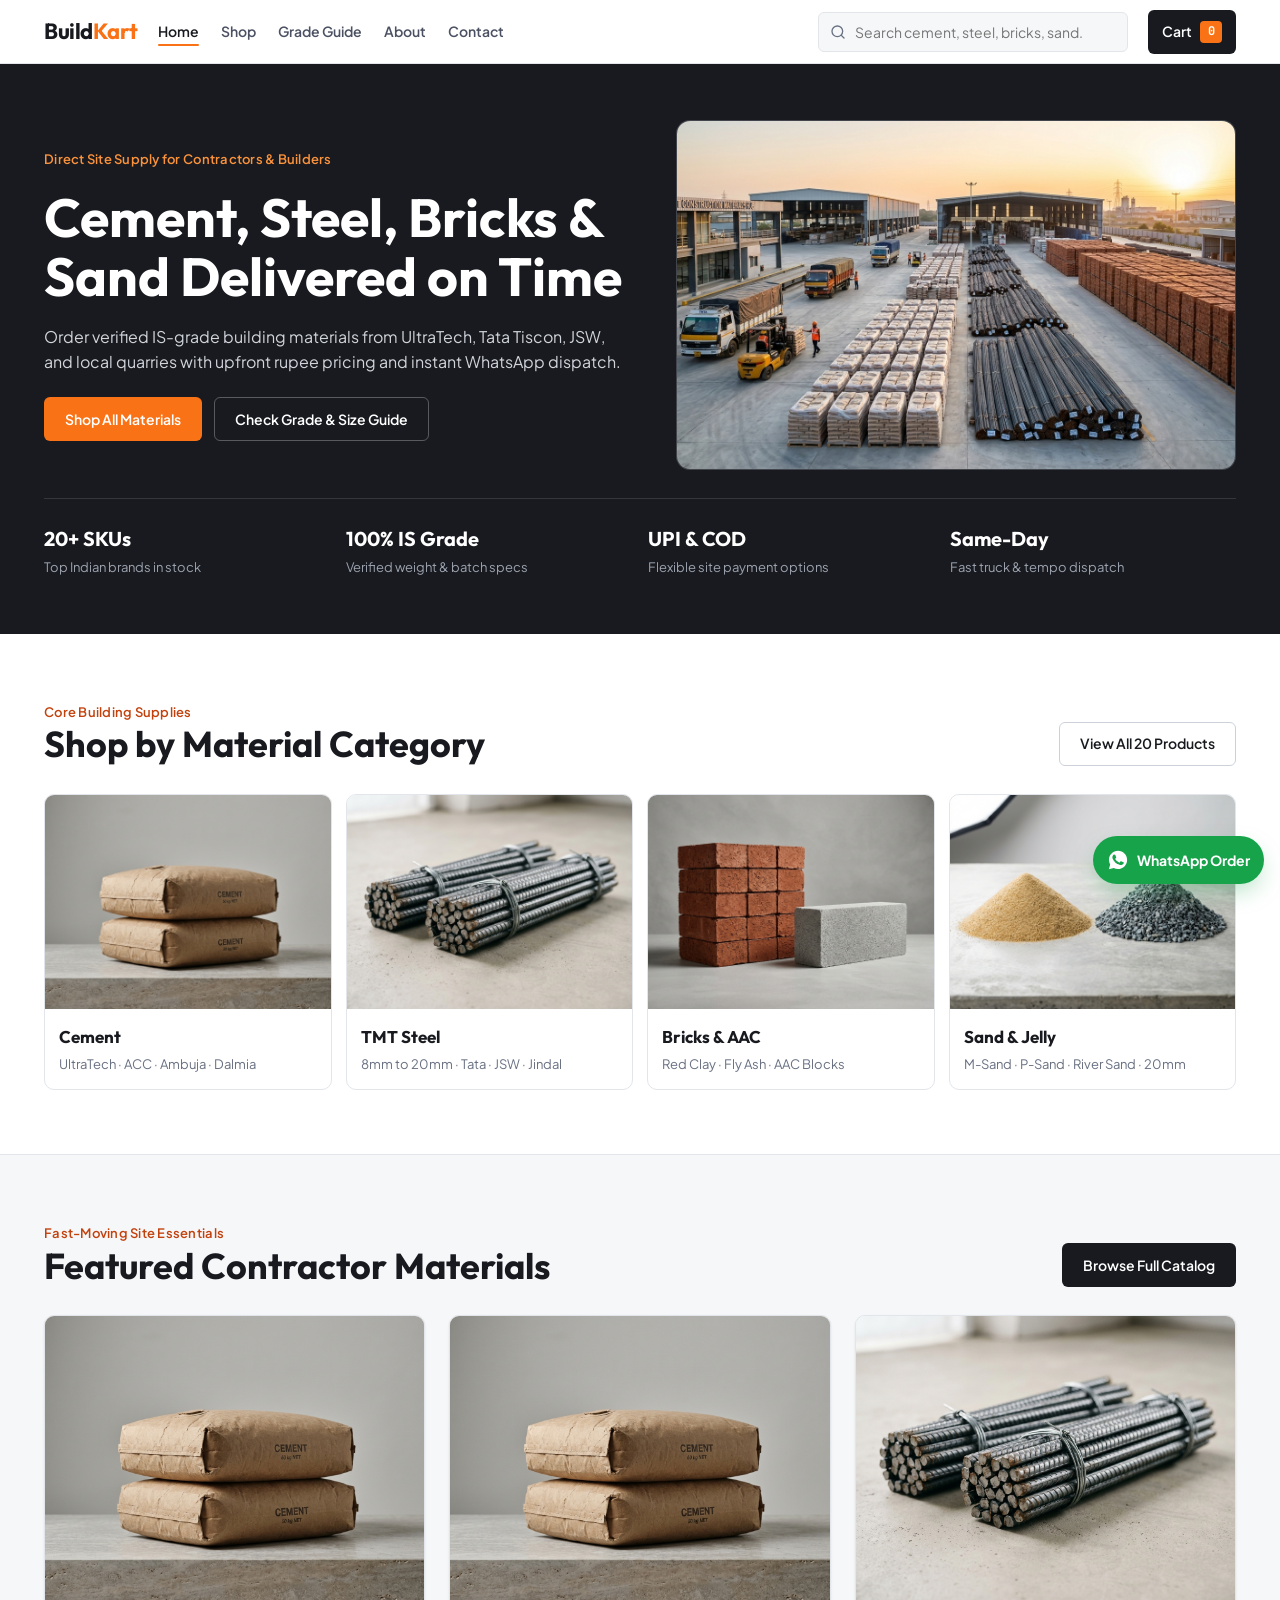
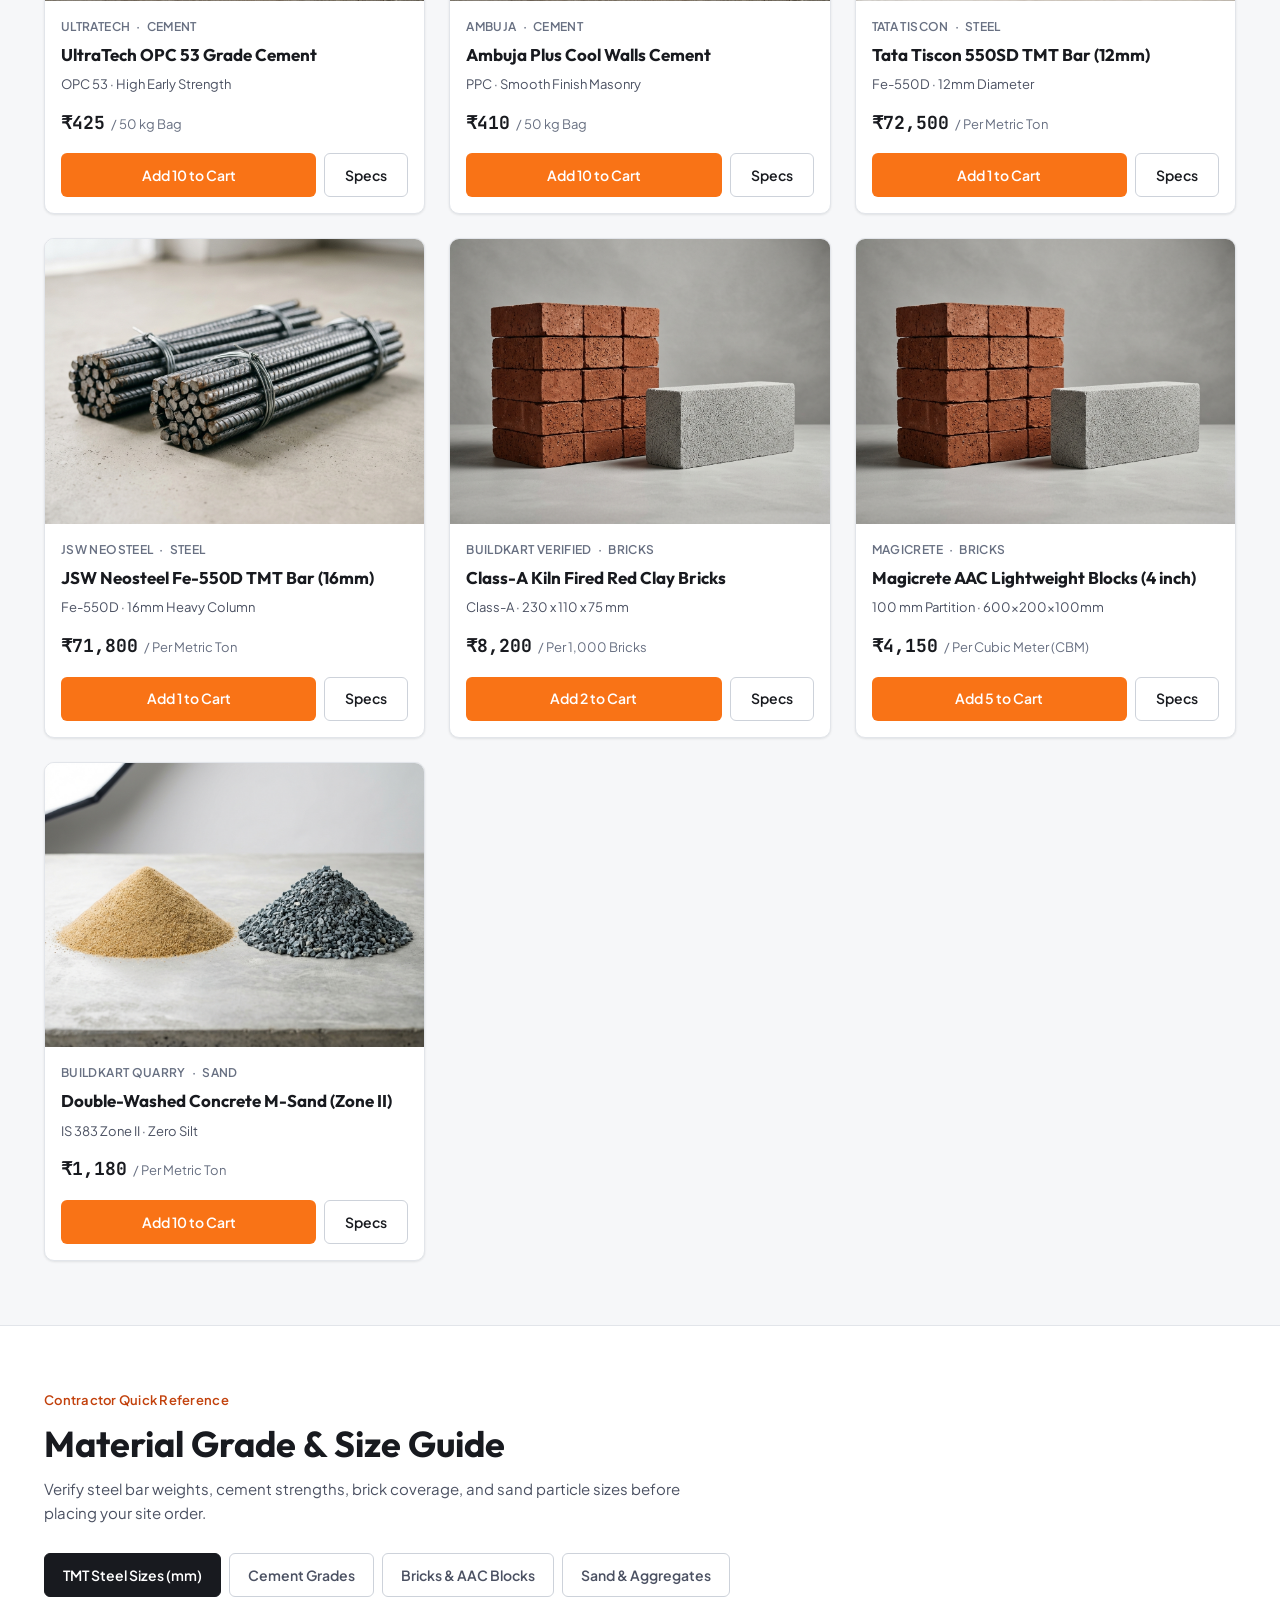
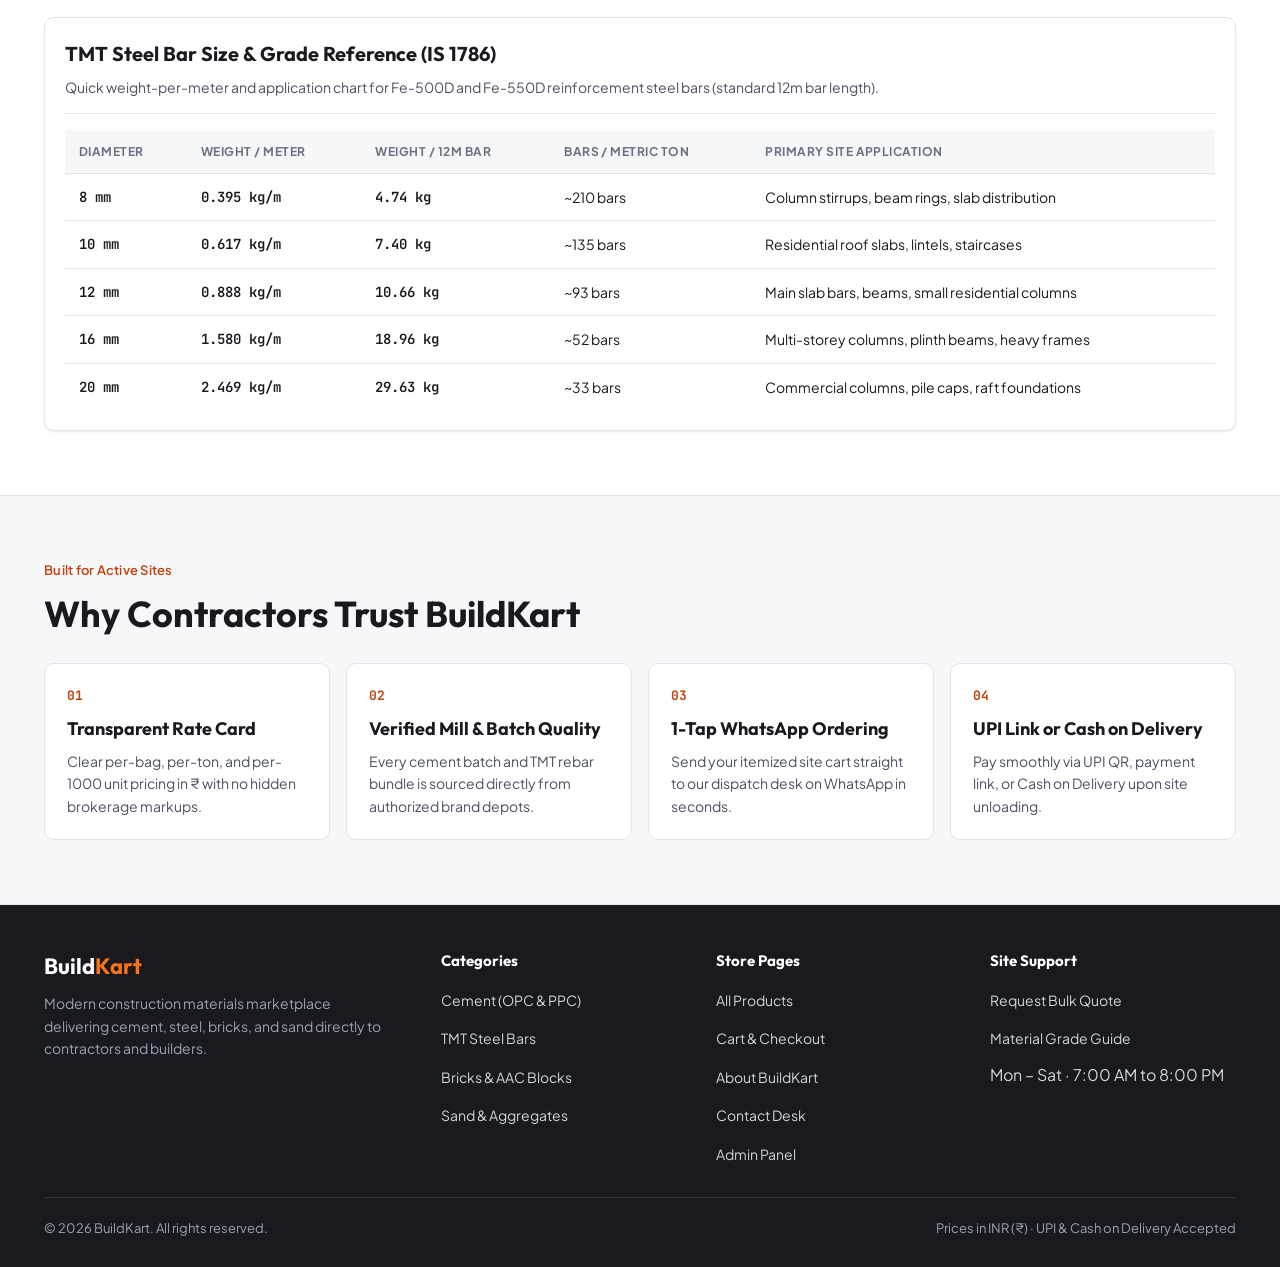
<file: index.html>
<!doctype html>
<html lang="en">
  <head>
    <meta charset="UTF-8" />
    <meta name="viewport" content="width=device-width, initial-scale=1.0" />
    <title>BuildKart — Cement, Steel, Bricks &amp; Sand for Contractors</title>
    <meta
      name="description"
      content="Order OPC/PPC cement, Fe-550D TMT steel, Class-A bricks, and washed M-Sand directly to your construction site with instant WhatsApp and UPI checkout."
    />

    <!-- Open Graph / WhatsApp Social Sharing Tags -->
    <meta property="og:type" content="website" />
    <meta property="og:site_name" content="BuildKart" />
    <meta property="og:title" content="BuildKart — Construction Materials Marketplace" />
    <meta
      property="og:description"
      content="Order cement, TMT steel bars, bricks, and M-Sand online with transparent INR rates, grade guides, and site delivery."
    />
    <meta property="og:image" content="images/hero-yard.jpg" />

    <!-- Twitter Card -->
    <meta name="twitter:card" content="summary_large_image" />
    <meta name="twitter:title" content="BuildKart — Construction Materials Marketplace" />
    <meta
      name="twitter:description"
      content="Order cement, TMT steel, bricks, and sand directly to your construction site."
    />

    <!-- Schema.org Structured Data -->
    <script type="application/ld+json">
      {
        "@context": "https://schema.org",
        "@type": "Store",
        "name": "BuildKart",
        "description": "Online construction materials marketplace supplying cement, TMT steel, bricks, and sand to contractors and builders.",
        "priceRange": "₹385 - ₹74500",
        "currenciesAccepted": "INR",
        "paymentAccepted": "UPI, Cash on Delivery"
      }
    </script>

    <!-- Google Fonts: Outfit (Display) + Plus Jakarta Sans (Body) + JetBrains Mono (Tabular Prices) -->
    <link rel="preconnect" href="https://fonts.googleapis.com" />
    <link rel="preconnect" href="https://fonts.gstatic.com" crossorigin />
    <link
      href="https://fonts.googleapis.com/css2?family=JetBrains+Mono:wght@500;700&family=Outfit:wght@600;700&family=Plus+Jakarta+Sans:wght@400;500;600;700&display=swap"
      rel="stylesheet"
    />
    <link rel="stylesheet" href="css/style.css" />
  </head>
  <body>
    <!-- Top Header (3-Zone Layout: Wordmark | Nav Links | Cart & Mobile Menu) -->
    <header class="site-header">
      <div class="container header-inner">
        <a href="index.html" class="brand-wordmark">Build<span class="brand-accent">Kart</span></a>

        <nav class="desktop-nav" aria-label="Primary Navigation">
          <a href="index.html" class="nav-link active">Home</a>
          <a href="shop.html" class="nav-link">Shop</a>
          <a href="#grade-guide" class="nav-link">Grade Guide</a>
          <a href="about.html" class="nav-link">About</a>
          <a href="contact.html" class="nav-link">Contact</a>
        </nav>

        <form class="header-search-form" role="search" action="shop.html" method="get">
          <label for="global-header-search" class="sr-only">Search materials by name or category</label>
          <div class="header-search-wrap">
            <svg class="header-search-icon" width="16" height="16" viewBox="0 0 24 24" fill="none" stroke="currentColor" stroke-width="2" stroke-linecap="round" stroke-linejoin="round" aria-hidden="true">
              <circle cx="11" cy="11" r="8"></circle>
              <line x1="21" y1="21" x2="16.65" y2="16.65"></line>
            </svg>
            <input
              type="search"
              id="global-header-search"
              name="q"
              class="header-search-input"
              placeholder="Search cement, steel, bricks, sand..."
              autocomplete="off"
            />
            <button type="button" id="global-search-clear" class="header-search-clear" aria-label="Clear search" hidden>
              <svg width="14" height="14" viewBox="0 0 24 24" fill="none" stroke="currentColor" stroke-width="2" stroke-linecap="round" aria-hidden="true">
                <line x1="18" y1="6" x2="6" y2="18"></line>
                <line x1="6" y1="6" x2="18" y2="18"></line>
              </svg>
            </button>
          </div>
          <div id="global-search-dropdown" class="header-search-dropdown" hidden></div>
        </form>

        <div class="header-actions">
          <a href="cart.html" class="cart-btn" aria-label="View shopping cart">
            <span>Cart</span>
            <span class="cart-count" data-cart-count>0</span>
          </a>
          <button
            type="button"
            id="menu-toggle-btn"
            class="menu-toggle"
            aria-label="Open navigation menu"
            aria-expanded="false"
            aria-controls="mobile-drawer"
          >
            <svg width="22" height="22" viewBox="0 0 24 24" fill="none" stroke="currentColor" stroke-width="2" stroke-linecap="round" aria-hidden="true">
              <line x1="3" y1="6" x2="21" y2="6"></line>
              <line x1="3" y1="12" x2="21" y2="12"></line>
              <line x1="3" y1="18" x2="21" y2="18"></line>
            </svg>
          </button>
        </div>
      </div>
    </header>

    <!-- Mobile Slide-Out Navigation Drawer -->
    <div id="mobile-drawer-backdrop" class="mobile-drawer-backdrop"></div>
    <aside id="mobile-drawer" class="mobile-drawer" aria-hidden="true" aria-label="Mobile Navigation">
      <div class="mobile-drawer-head">
        <span class="brand-wordmark">Build<span class="brand-accent">Kart</span></span>
        <button type="button" id="drawer-close-btn" class="menu-toggle" aria-label="Close navigation menu">
          <svg width="20" height="20" viewBox="0 0 24 24" fill="none" stroke="currentColor" stroke-width="2" stroke-linecap="round" aria-hidden="true">
            <line x1="18" y1="6" x2="6" y2="18"></line>
            <line x1="6" y1="6" x2="18" y2="18"></line>
          </svg>
        </button>
      </div>
      <nav class="mobile-nav-list">
        <a href="index.html" class="mobile-nav-link active">Home</a>
        <a href="shop.html" class="mobile-nav-link">Shop All Materials</a>
        <a href="#grade-guide" class="mobile-nav-link">Material Grade Guide</a>
        <a href="about.html" class="mobile-nav-link">About BuildKart</a>
        <a href="contact.html" class="mobile-nav-link">Contact &amp; Bulk Quote</a>
      </nav>
      <div class="mobile-drawer-footer">
        <a href="cart.html" class="btn btn-primary btn-full">Go to Cart &amp; Checkout</a>
      </div>
    </aside>

    <main>
      <!-- 1. Hero Banner -->
      <section class="hero">
        <div class="container">
          <div class="hero-grid">
            <div class="hero-copy">
              <span class="hero-kicker">Direct Site Supply for Contractors &amp; Builders</span>
              <h1 class="hero-title">Cement, Steel, Bricks &amp; Sand Delivered on Time</h1>
              <p class="hero-lead">
                Order verified IS-grade building materials from UltraTech, Tata Tiscon, JSW, and local quarries with upfront rupee pricing and instant WhatsApp dispatch.
              </p>
              <div class="hero-actions">
                <a href="shop.html" class="btn btn-primary">Shop All Materials</a>
                <a href="#grade-guide" class="btn hero-btn-secondary">Check Grade &amp; Size Guide</a>
              </div>
            </div>

            <div class="hero-media">
              <img
                src="images/hero-yard.jpg"
                alt="BuildKart construction supply hub stocked with cement pallets, TMT steel bars, and red bricks ready for dispatch"
                referrerpolicy="no-referrer"
              />
            </div>
          </div>

          <div class="proof-strip">
            <div class="proof-item">
              <span class="proof-value">20+ SKUs</span>
              <span class="proof-label">Top Indian brands in stock</span>
            </div>
            <div class="proof-item">
              <span class="proof-value">100% IS Grade</span>
              <span class="proof-label">Verified weight &amp; batch specs</span>
            </div>
            <div class="proof-item">
              <span class="proof-value">UPI &amp; COD</span>
              <span class="proof-label">Flexible site payment options</span>
            </div>
            <div class="proof-item">
              <span class="proof-value">Same-Day</span>
              <span class="proof-label">Fast truck &amp; tempo dispatch</span>
            </div>
          </div>
        </div>
      </section>

      <!-- 2. Browse by Material Category -->
      <section class="section">
        <div class="container">
          <div class="section-header-row">
            <div>
              <span class="section-kicker">Core Building Supplies</span>
              <h2 class="section-title">Shop by Material Category</h2>
            </div>
            <a href="shop.html" class="btn btn-outline">View All 20 Products</a>
          </div>

          <div class="category-grid">
            <a href="shop.html?category=Cement" class="category-card">
              <div class="category-thumb">
                <img src="images/cement.jpg" alt="50 kg bags of OPC 53 and PPC construction cement" loading="lazy" referrerpolicy="no-referrer" />
              </div>
              <div class="category-body">
                <h3 class="category-title">Cement</h3>
                <p class="category-meta">UltraTech · ACC · Ambuja · Dalmia</p>
              </div>
            </a>

            <a href="shop.html?category=Steel" class="category-card">
              <div class="category-thumb">
                <img src="images/steel.jpg" alt="Ribbed Fe-550D TMT reinforcement steel bars" loading="lazy" referrerpolicy="no-referrer" />
              </div>
              <div class="category-body">
                <h3 class="category-title">TMT Steel</h3>
                <p class="category-meta">8mm to 20mm · Tata · JSW · Jindal</p>
              </div>
            </a>

            <a href="shop.html?category=Bricks" class="category-card">
              <div class="category-thumb">
                <img src="images/bricks.jpg" alt="Red clay bricks and lightweight AAC concrete blocks" loading="lazy" referrerpolicy="no-referrer" />
              </div>
              <div class="category-body">
                <h3 class="category-title">Bricks &amp; AAC</h3>
                <p class="category-meta">Red Clay · Fly Ash · AAC Blocks</p>
              </div>
            </a>

            <a href="shop.html?category=Sand" class="category-card">
              <div class="category-thumb">
                <img src="images/sand.jpg" alt="Washed M-Sand, P-Sand, river sand and crushed aggregate" loading="lazy" referrerpolicy="no-referrer" />
              </div>
              <div class="category-body">
                <h3 class="category-title">Sand &amp; Jelly</h3>
                <p class="category-meta">M-Sand · P-Sand · River Sand · 20mm</p>
              </div>
            </a>
          </div>
        </div>
      </section>

      <!-- 3. Featured Products -->
      <section class="section section-surface">
        <div class="container">
          <div class="section-header-row">
            <div>
              <span class="section-kicker">Fast-Moving Site Essentials</span>
              <h2 class="section-title">Featured Contractor Materials</h2>
            </div>
            <a href="shop.html" class="btn btn-dark">Browse Full Catalog</a>
          </div>

          <div id="featured-products-grid" class="product-grid">
            <!-- Populated dynamically by js/main.js -->
          </div>
        </div>
      </section>

      <!-- 4. Interactive Material Grade & Size Guide (Must-Have Feature) -->
      <section id="grade-guide" class="section">
        <div class="container">
          <div class="section-header">
            <span class="section-kicker">Contractor Quick Reference</span>
            <h2 class="section-title">Material Grade &amp; Size Guide</h2>
            <p class="section-subtitle">
              Verify steel bar weights, cement strengths, brick coverage, and sand particle sizes before placing your site order.
            </p>
          </div>

          <div id="grade-guide-tabs" class="guide-tabs" role="tablist" aria-label="Material guide categories">
            <button type="button" class="guide-tab active" data-guide-key="steel" role="tab" aria-selected="true">TMT Steel Sizes (mm)</button>
            <button type="button" class="guide-tab" data-guide-key="cement" role="tab" aria-selected="false">Cement Grades</button>
            <button type="button" class="guide-tab" data-guide-key="bricks" role="tab" aria-selected="false">Bricks &amp; AAC Blocks</button>
            <button type="button" class="guide-tab" data-guide-key="sand" role="tab" aria-selected="false">Sand &amp; Aggregates</button>
          </div>

          <div id="grade-guide-panel" class="guide-panel">
            <!-- Populated dynamically by js/main.js -->
          </div>
        </div>
      </section>

      <!-- 5. Why Choose BuildKart -->
      <section class="section section-surface">
        <div class="container">
          <div class="section-header">
            <span class="section-kicker">Built for Active Sites</span>
            <h2 class="section-title">Why Contractors Trust BuildKart</h2>
          </div>

          <div class="features-grid">
            <div class="feature-card">
              <div class="feature-index">01</div>
              <h3 class="feature-title">Transparent Rate Card</h3>
              <p class="feature-desc">Clear per-bag, per-ton, and per-1000 unit pricing in ₹ with no hidden brokerage markups.</p>
            </div>
            <div class="feature-card">
              <div class="feature-index">02</div>
              <h3 class="feature-title">Verified Mill &amp; Batch Quality</h3>
              <p class="feature-desc">Every cement batch and TMT rebar bundle is sourced directly from authorized brand depots.</p>
            </div>
            <div class="feature-card">
              <div class="feature-index">03</div>
              <h3 class="feature-title">1-Tap WhatsApp Ordering</h3>
              <p class="feature-desc">Send your itemized site cart straight to our dispatch desk on WhatsApp in seconds.</p>
            </div>
            <div class="feature-card">
              <div class="feature-index">04</div>
              <h3 class="feature-title">UPI Link or Cash on Delivery</h3>
              <p class="feature-desc">Pay smoothly via UPI QR, payment link, or Cash on Delivery upon site unloading.</p>
            </div>
          </div>
        </div>
      </section>
    </main>

    <!-- Footer -->
    <footer class="site-footer">
      <div class="container">
        <div class="footer-grid">
          <div>
            <h2 class="footer-brand">Build<span class="brand-accent">Kart</span></h2>
            <p class="footer-text">
              Modern construction materials marketplace delivering cement, steel, bricks, and sand directly to contractors and builders.
            </p>
          </div>
          <div>
            <h3 class="footer-heading">Categories</h3>
            <ul class="footer-links">
              <li><a href="shop.html?category=Cement">Cement (OPC &amp; PPC)</a></li>
              <li><a href="shop.html?category=Steel">TMT Steel Bars</a></li>
              <li><a href="shop.html?category=Bricks">Bricks &amp; AAC Blocks</a></li>
              <li><a href="shop.html?category=Sand">Sand &amp; Aggregates</a></li>
            </ul>
          </div>
          <div>
            <h3 class="footer-heading">Store Pages</h3>
            <ul class="footer-links">
              <li><a href="shop.html">All Products</a></li>
              <li><a href="cart.html">Cart &amp; Checkout</a></li>
              <li><a href="about.html">About BuildKart</a></li>
              <li><a href="contact.html">Contact Desk</a></li>
              <li><a href="admin.html">Admin Panel</a></li>
            </ul>
          </div>
          <div>
            <h3 class="footer-heading">Site Support</h3>
            <ul class="footer-links">
              <li><a href="contact.html">Request Bulk Quote</a></li>
              <li><a href="#grade-guide">Material Grade Guide</a></li>
              <li><span data-store-hours>Mon – Sat · 7 AM – 8 PM</span></li>
            </ul>
          </div>
        </div>
        <div class="footer-bottom">
          <span>&copy; <span data-current-year>2026</span> BuildKart. All rights reserved.</span>
          <span>Prices in INR (₹) · UPI &amp; Cash on Delivery Accepted</span>
        </div>
      </div>
    </footer>

    <!-- Sticky Floating WhatsApp Button -->
    <a
      href="#"
      data-whatsapp-float
      target="_blank"
      rel="noopener noreferrer"
      class="whatsapp-float"
      aria-label="Chat or order on WhatsApp"
    >
      <svg width="22" height="22" viewBox="0 0 24 24" fill="currentColor" aria-hidden="true">
        <path d="M12.04 2C6.58 2 2.13 6.45 2.13 11.91c0 1.75.46 3.45 1.32 4.95L2.05 22l5.25-1.38c1.45.79 3.08 1.21 4.74 1.21 5.46 0 9.91-4.45 9.91-9.91C21.95 6.45 17.5 2 12.04 2zm5.79 14.12c-.24.68-1.41 1.3-1.95 1.38-.52.08-1.18.11-1.9-.12-.44-.14-1-.33-1.72-.64-3.03-1.31-5-4.38-5.15-4.58-.15-.2-1.23-1.64-1.23-3.13 0-1.49.78-2.22 1.06-2.52.28-.3.61-.38.81-.38.2 0 .41 0 .59.01.19.01.44-.07.69.53.25.6.86 2.09.94 2.24.08.15.13.33.02.53-.1.2-.15.33-.3.5-.15.18-.32.4-.45.54-.15.15-.31.32-.13.62.18.3.79 1.3 1.7 2.11 1.17 1.04 2.16 1.37 2.46 1.52.3.15.48.13.66-.08.18-.2.75-.88.95-1.18.2-.3.4-.25.68-.15.28.1 1.77.83 2.07.99.3.15.5.23.58.36.08.13.08.76-.16 1.44z"/>
      </svg>
      <span class="whatsapp-float-label">WhatsApp Order</span>
    </a>

    <script src="js/products.js"></script>
    <script src="js/main.js"></script>
  </body>
</html>
</file>
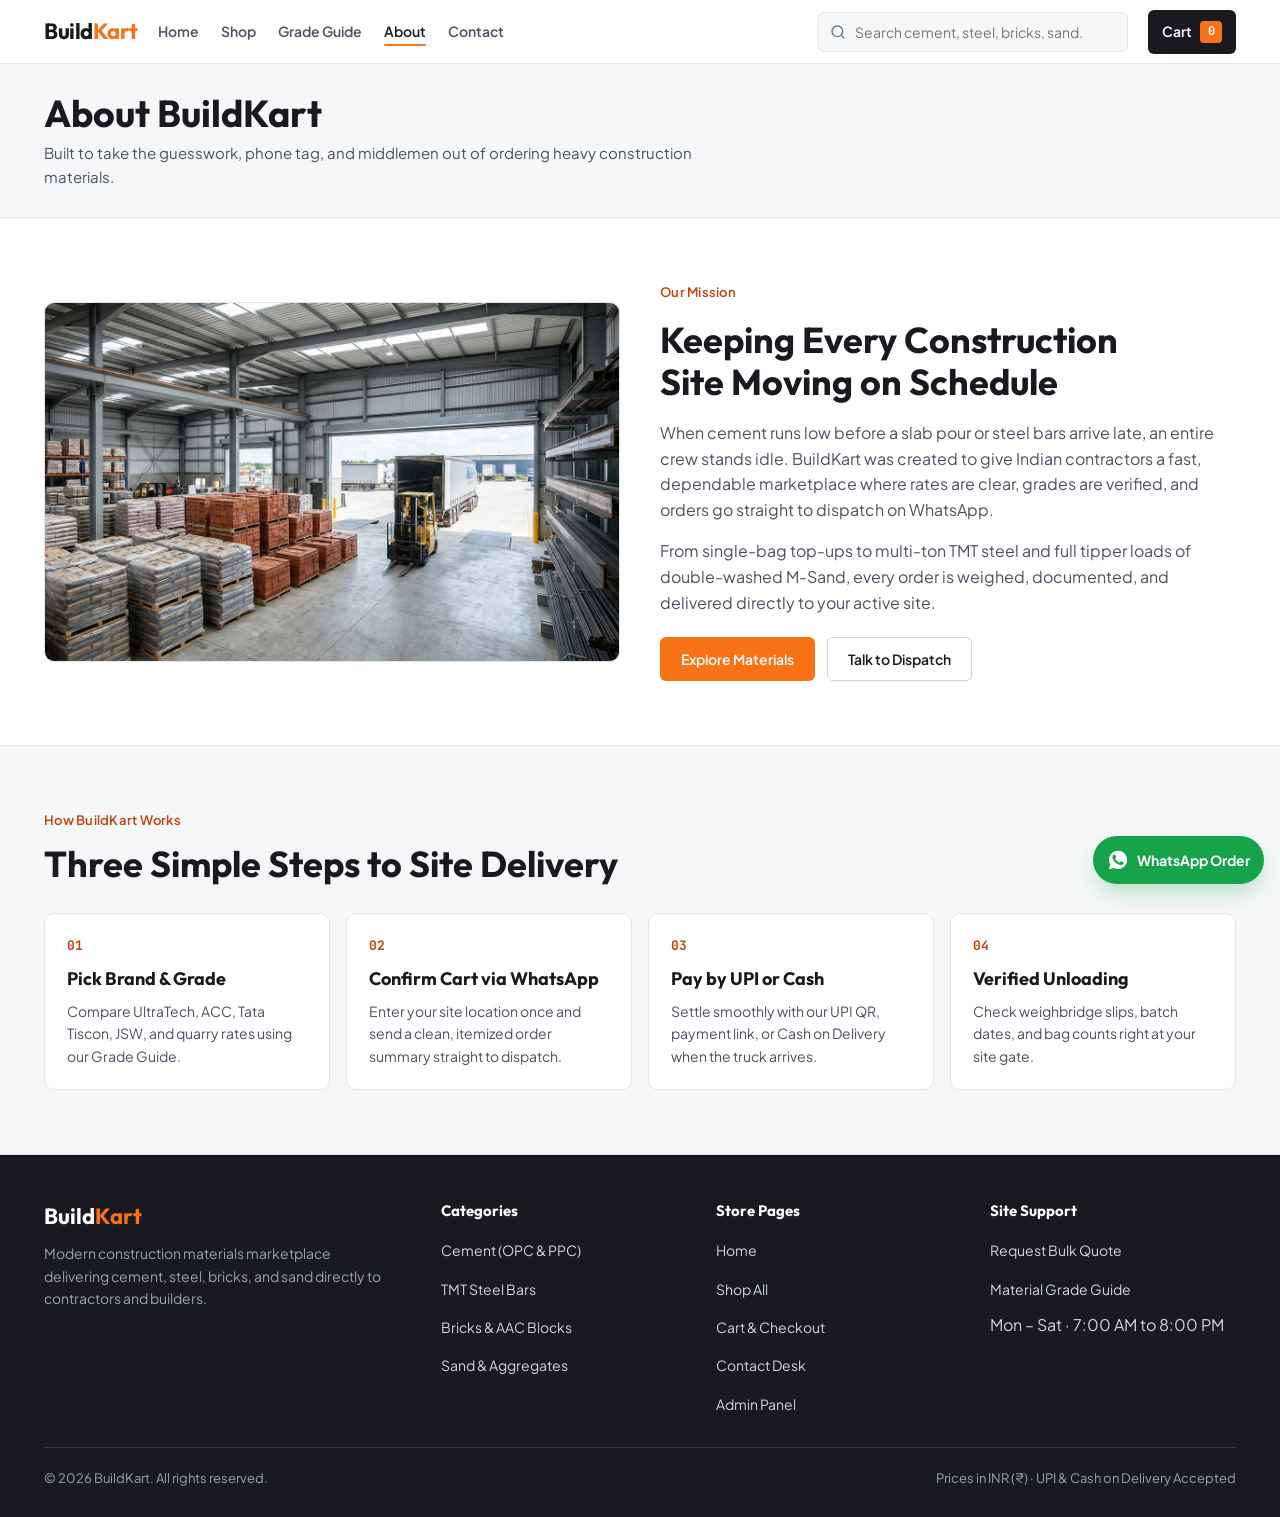
<file: about.html>
<!doctype html>
<html lang="en">
  <head>
    <meta charset="UTF-8" />
    <meta name="viewport" content="width=device-width, initial-scale=1.0" />
    <title>About BuildKart — Reliable Construction Supply Partner</title>
    <meta
      name="description"
      content="Learn how BuildKart helps contractors and builders source verified cement, TMT steel, bricks, and sand directly from authorized depots with zero delays."
    />

    <meta property="og:type" content="website" />
    <meta property="og:site_name" content="BuildKart" />
    <meta property="og:title" content="About BuildKart — Reliable Construction Supply" />
    <meta
      property="og:description"
      content="Built for Indian contractors: verified brand quality, upfront rupee pricing, and scheduled site dispatch."
    />
    <meta property="og:image" content="images/warehouse.jpg" />

    <meta name="twitter:card" content="summary_large_image" />
    <meta name="twitter:title" content="About BuildKart" />
    <meta name="twitter:description" content="Direct construction materials supply partner for contractors and builders." />

    <link rel="preconnect" href="https://fonts.googleapis.com" />
    <link rel="preconnect" href="https://fonts.gstatic.com" crossorigin />
    <link
      href="https://fonts.googleapis.com/css2?family=JetBrains+Mono:wght@500;700&family=Outfit:wght@600;700&family=Plus+Jakarta+Sans:wght@400;500;600;700&display=swap"
      rel="stylesheet"
    />
    <link rel="stylesheet" href="css/style.css" />
  </head>
  <body>
    <header class="site-header">
      <div class="container header-inner">
        <a href="index.html" class="brand-wordmark">Build<span class="brand-accent">Kart</span></a>

        <nav class="desktop-nav" aria-label="Primary Navigation">
          <a href="index.html" class="nav-link">Home</a>
          <a href="shop.html" class="nav-link">Shop</a>
          <a href="index.html#grade-guide" class="nav-link">Grade Guide</a>
          <a href="about.html" class="nav-link active">About</a>
          <a href="contact.html" class="nav-link">Contact</a>
        </nav>

        <form class="header-search-form" role="search" action="shop.html" method="get">
          <label for="global-header-search" class="sr-only">Search materials by name or category</label>
          <div class="header-search-wrap">
            <svg class="header-search-icon" width="16" height="16" viewBox="0 0 24 24" fill="none" stroke="currentColor" stroke-width="2" stroke-linecap="round" stroke-linejoin="round" aria-hidden="true">
              <circle cx="11" cy="11" r="8"></circle>
              <line x1="21" y1="21" x2="16.65" y2="16.65"></line>
            </svg>
            <input
              type="search"
              id="global-header-search"
              name="q"
              class="header-search-input"
              placeholder="Search cement, steel, bricks, sand..."
              autocomplete="off"
            />
            <button type="button" id="global-search-clear" class="header-search-clear" aria-label="Clear search" hidden>
              <svg width="14" height="14" viewBox="0 0 24 24" fill="none" stroke="currentColor" stroke-width="2" stroke-linecap="round" aria-hidden="true">
                <line x1="18" y1="6" x2="6" y2="18"></line>
                <line x1="6" y1="6" x2="18" y2="18"></line>
              </svg>
            </button>
          </div>
          <div id="global-search-dropdown" class="header-search-dropdown" hidden></div>
        </form>

        <div class="header-actions">
          <a href="cart.html" class="cart-btn" aria-label="View shopping cart">
            <span>Cart</span>
            <span class="cart-count" data-cart-count>0</span>
          </a>
          <button
            type="button"
            id="menu-toggle-btn"
            class="menu-toggle"
            aria-label="Open navigation menu"
            aria-expanded="false"
            aria-controls="mobile-drawer"
          >
            <svg width="22" height="22" viewBox="0 0 24 24" fill="none" stroke="currentColor" stroke-width="2" stroke-linecap="round" aria-hidden="true">
              <line x1="3" y1="6" x2="21" y2="6"></line>
              <line x1="3" y1="12" x2="21" y2="12"></line>
              <line x1="3" y1="18" x2="21" y2="18"></line>
            </svg>
          </button>
        </div>
      </div>
    </header>

    <div id="mobile-drawer-backdrop" class="mobile-drawer-backdrop"></div>
    <aside id="mobile-drawer" class="mobile-drawer" aria-hidden="true" aria-label="Mobile Navigation">
      <div class="mobile-drawer-head">
        <span class="brand-wordmark">Build<span class="brand-accent">Kart</span></span>
        <button type="button" id="drawer-close-btn" class="menu-toggle" aria-label="Close navigation menu">
          <svg width="20" height="20" viewBox="0 0 24 24" fill="none" stroke="currentColor" stroke-width="2" stroke-linecap="round" aria-hidden="true">
            <line x1="18" y1="6" x2="6" y2="18"></line>
            <line x1="6" y1="6" x2="18" y2="18"></line>
          </svg>
        </button>
      </div>
      <nav class="mobile-nav-list">
        <a href="index.html" class="mobile-nav-link">Home</a>
        <a href="shop.html" class="mobile-nav-link">Shop All Materials</a>
        <a href="index.html#grade-guide" class="mobile-nav-link">Material Grade Guide</a>
        <a href="about.html" class="mobile-nav-link active">About BuildKart</a>
        <a href="contact.html" class="mobile-nav-link">Contact &amp; Bulk Quote</a>
      </nav>
      <div class="mobile-drawer-footer">
        <a href="cart.html" class="btn btn-primary btn-full">Go to Cart &amp; Checkout</a>
      </div>
    </aside>

    <main>
      <section class="page-banner">
        <div class="container">
          <h1 class="page-title">About BuildKart</h1>
          <p class="page-subtitle">
            Built to take the guesswork, phone tag, and middlemen out of ordering heavy construction materials.
          </p>
        </div>
      </section>

      <section class="section">
        <div class="container">
          <div class="story-grid">
            <div class="story-media">
              <img
                src="images/warehouse.jpg"
                alt="Organized BuildKart distribution warehouse with steel racks, cement pallets, brick stacks, and dispatch truck"
                referrerpolicy="no-referrer"
              />
            </div>

            <div style="display: flex; flex-direction: column; gap: 16px;">
              <span class="section-kicker">Our Mission</span>
              <h2 class="section-title">Keeping Every Construction Site Moving on Schedule</h2>
              <p style="margin: 0; color: var(--text-secondary);">
                When cement runs low before a slab pour or steel bars arrive late, an entire crew stands idle. BuildKart was created to give Indian contractors a fast, dependable marketplace where rates are clear, grades are verified, and orders go straight to dispatch on WhatsApp.
              </p>
              <p style="margin: 0; color: var(--text-secondary);">
                From single-bag top-ups to multi-ton TMT steel and full tipper loads of double-washed M-Sand, every order is weighed, documented, and delivered directly to your active site.
              </p>
              <div style="display: flex; flex-wrap: wrap; gap: 12px; margin-top: 6px;">
                <a href="shop.html" class="btn btn-primary">Explore Materials</a>
                <a href="contact.html" class="btn btn-outline">Talk to Dispatch</a>
              </div>
            </div>
          </div>
        </div>
      </section>

      <section class="section section-surface">
        <div class="container">
          <div class="section-header">
            <span class="section-kicker">How BuildKart Works</span>
            <h2 class="section-title">Three Simple Steps to Site Delivery</h2>
          </div>

          <div class="features-grid">
            <div class="feature-card">
              <div class="feature-index">01</div>
              <h3 class="feature-title">Pick Brand &amp; Grade</h3>
              <p class="feature-desc">Compare UltraTech, ACC, Tata Tiscon, JSW, and quarry rates using our Grade Guide.</p>
            </div>
            <div class="feature-card">
              <div class="feature-index">02</div>
              <h3 class="feature-title">Confirm Cart via WhatsApp</h3>
              <p class="feature-desc">Enter your site location once and send a clean, itemized order summary straight to dispatch.</p>
            </div>
            <div class="feature-card">
              <div class="feature-index">03</div>
              <h3 class="feature-title">Pay by UPI or Cash</h3>
              <p class="feature-desc">Settle smoothly with our UPI QR, payment link, or Cash on Delivery when the truck arrives.</p>
            </div>
            <div class="feature-card">
              <div class="feature-index">04</div>
              <h3 class="feature-title">Verified Unloading</h3>
              <p class="feature-desc">Check weighbridge slips, batch dates, and bag counts right at your site gate.</p>
            </div>
          </div>
        </div>
      </section>
    </main>

    <footer class="site-footer">
      <div class="container">
        <div class="footer-grid">
          <div>
            <h2 class="footer-brand">Build<span class="brand-accent">Kart</span></h2>
            <p class="footer-text">
              Modern construction materials marketplace delivering cement, steel, bricks, and sand directly to contractors and builders.
            </p>
          </div>
          <div>
            <h3 class="footer-heading">Categories</h3>
            <ul class="footer-links">
              <li><a href="shop.html?category=Cement">Cement (OPC &amp; PPC)</a></li>
              <li><a href="shop.html?category=Steel">TMT Steel Bars</a></li>
              <li><a href="shop.html?category=Bricks">Bricks &amp; AAC Blocks</a></li>
              <li><a href="shop.html?category=Sand">Sand &amp; Aggregates</a></li>
            </ul>
          </div>
          <div>
            <h3 class="footer-heading">Store Pages</h3>
            <ul class="footer-links">
              <li><a href="index.html">Home</a></li>
              <li><a href="shop.html">Shop All</a></li>
              <li><a href="cart.html">Cart &amp; Checkout</a></li>
              <li><a href="contact.html">Contact Desk</a></li>
              <li><a href="admin.html">Admin Panel</a></li>
            </ul>
          </div>
          <div>
            <h3 class="footer-heading">Site Support</h3>
            <ul class="footer-links">
              <li><a href="contact.html">Request Bulk Quote</a></li>
              <li><a href="index.html#grade-guide">Material Grade Guide</a></li>
              <li><span data-store-hours>Mon – Sat · 7 AM – 8 PM</span></li>
            </ul>
          </div>
        </div>
        <div class="footer-bottom">
          <span>&copy; <span data-current-year>2026</span> BuildKart. All rights reserved.</span>
          <span>Prices in INR (₹) · UPI &amp; Cash on Delivery Accepted</span>
        </div>
      </div>
    </footer>

    <a
      href="#"
      data-whatsapp-float
      target="_blank"
      rel="noopener noreferrer"
      class="whatsapp-float"
      aria-label="Chat or order on WhatsApp"
    >
      <svg width="22" height="22" viewBox="0 0 24 24" fill="currentColor" aria-hidden="true">
        <path d="M12.04 2C6.58 2 2.13 6.45 2.13 11.91c0 1.75.46 3.45 1.32 4.95L2.05 22l5.25-1.38c1.45.79 3.08 1.21 4.74 1.21 5.46 0 9.91-4.45 9.91-9.91C21.95 6.45 17.5 2 12.04 2zm5.79 14.12c-.24.68-1.41 1.3-1.95 1.38-.52.08-1.18.11-1.9-.12-.44-.14-1-.33-1.72-.64-3.03-1.31-5-4.38-5.15-4.58-.15-.2-1.23-1.64-1.23-3.13 0-1.49.78-2.22 1.06-2.52.28-.3.61-.38.81-.38.2 0 .41 0 .59.01.19.01.44-.07.69.53.25.6.86 2.09.94 2.24.08.15.13.33.02.53-.1.2-.15.33-.3.5-.15.18-.32.4-.45.54-.15.15-.31.32-.13.62.18.3.79 1.3 1.7 2.11 1.17 1.04 2.16 1.37 2.46 1.52.3.15.48.13.66-.08.18-.2.75-.88.95-1.18.2-.3.4-.25.68-.15.28.1 1.77.83 2.07.99.3.15.5.23.58.36.08.13.08.76-.16 1.44z"/>
      </svg>
      <span class="whatsapp-float-label">WhatsApp Order</span>
    </a>

    <script src="js/products.js"></script>
    <script src="js/main.js"></script>
  </body>
</html>
</file>
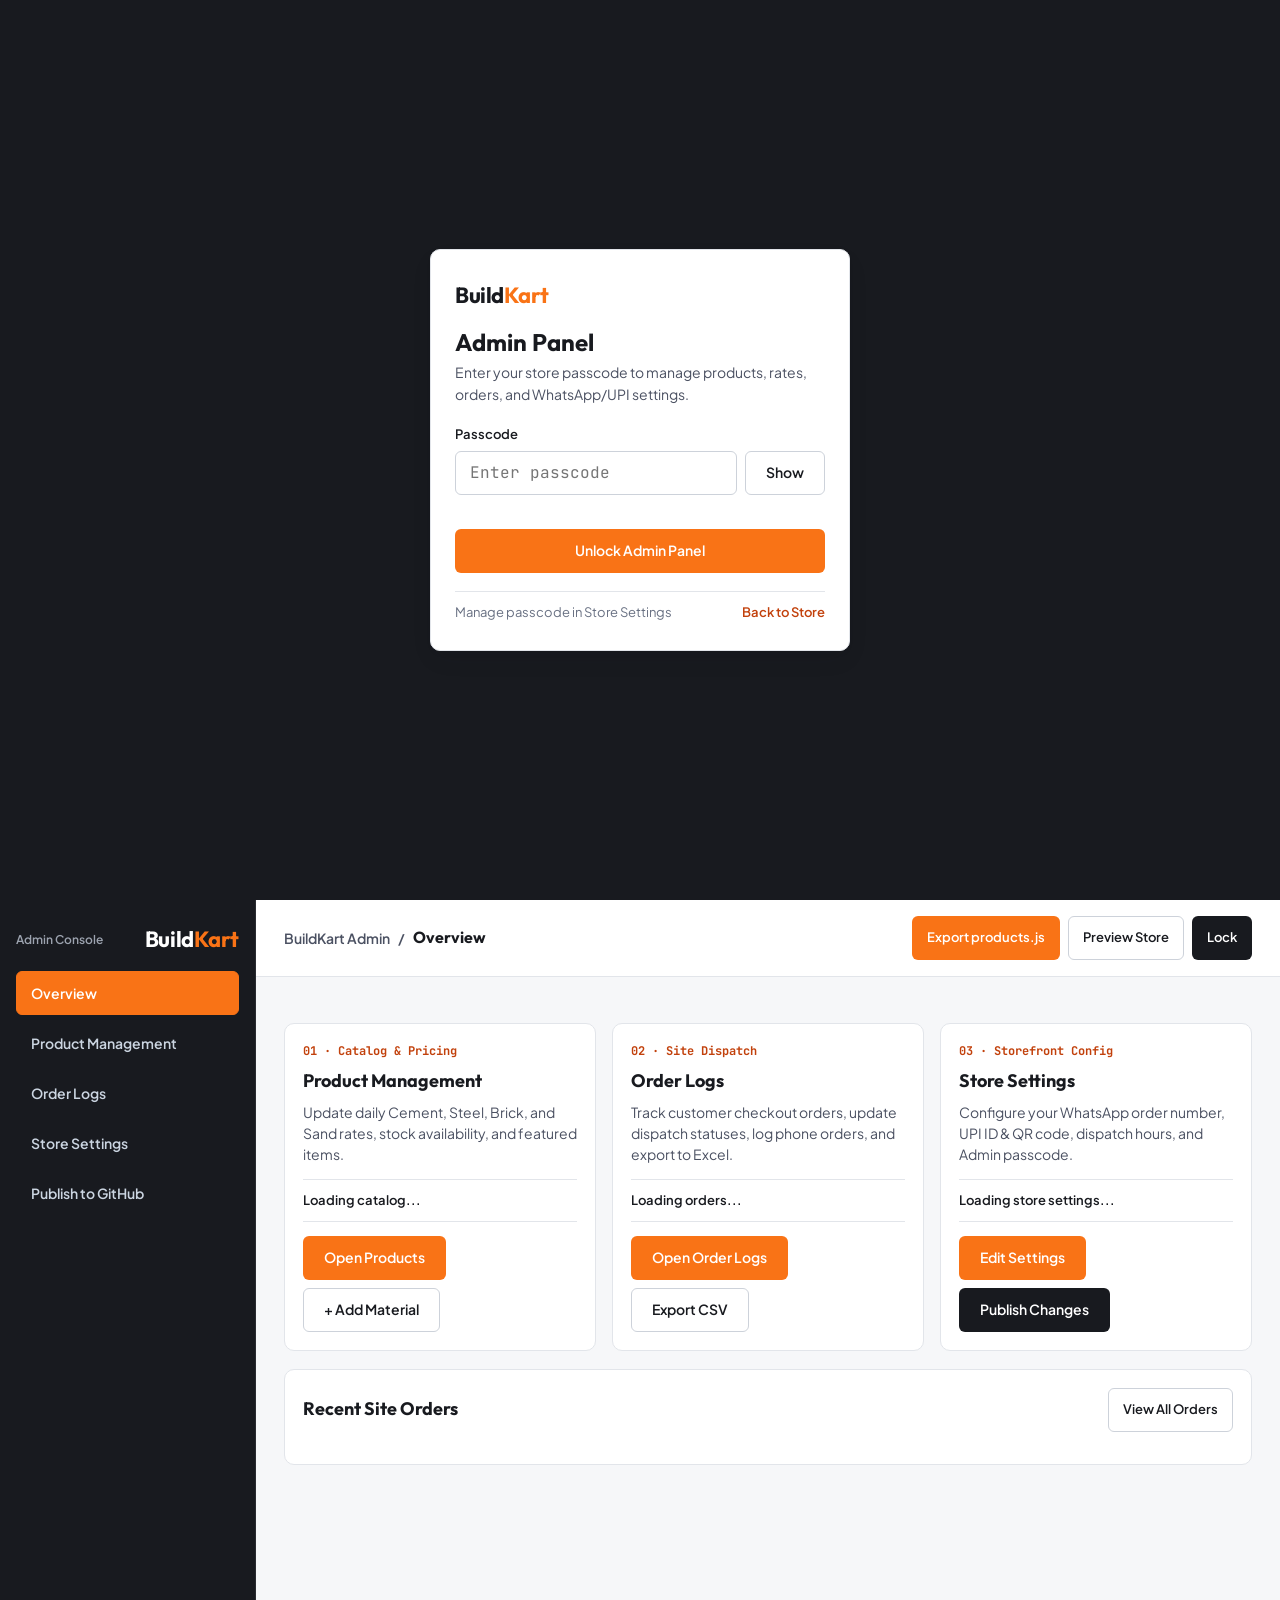
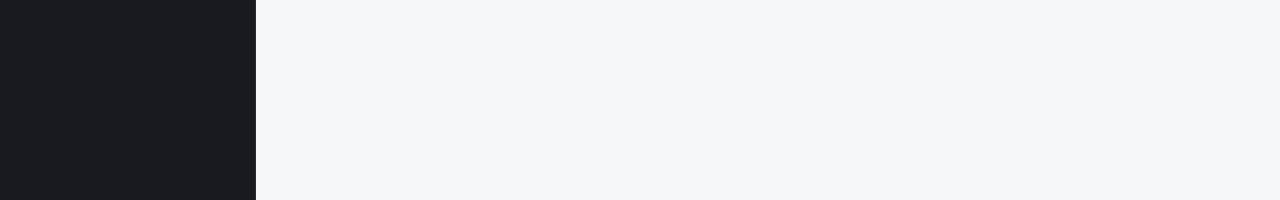
<file: admin.html>
<!doctype html>
<html lang="en">
  <head>
    <meta charset="UTF-8" />
    <meta name="viewport" content="width=device-width, initial-scale=1.0" />
    <title>Admin Panel — Store &amp; Order Management | BuildKart</title>
    <meta
      name="description"
      content="BuildKart Admin Panel for managing construction material prices, stock availability, customer WhatsApp orders, and store UPI settings."
    />
    <meta name="robots" content="noindex, nofollow" />

    <link rel="preconnect" href="https://fonts.googleapis.com" />
    <link rel="preconnect" href="https://fonts.gstatic.com" crossorigin />
    <link
      href="https://fonts.googleapis.com/css2?family=JetBrains+Mono:wght@500;700&family=Outfit:wght@600;700&family=Plus+Jakarta+Sans:wght@400;500;600;700&display=swap"
      rel="stylesheet"
    />
    <link rel="stylesheet" href="css/style.css" />
  </head>
  <body class="admin-body">
    <!-- 1. Offline Passcode Gate Screen -->
    <section id="admin-gate" class="admin-gate-wrap" aria-label="Admin Passcode Login">
      <div class="admin-gate-card">
        <div>
          <a href="index.html" class="brand-wordmark">Build<span class="brand-accent">Kart</span></a>
          <h1 class="admin-gate-title" style="margin-top: 10px;">Admin Panel</h1>
          <p class="admin-gate-sub">Enter your store passcode to manage products, rates, orders, and WhatsApp/UPI settings.</p>
        </div>

        <form id="admin-login-form" style="display: flex; flex-direction: column; gap: 12px;" novalidate>
          <div class="form-group">
            <label class="form-label" for="admin-passcode-input">Passcode</label>
            <div class="passcode-input-wrap">
              <input
                type="password"
                id="admin-passcode-input"
                class="form-input tabular-nums"
                placeholder="Enter passcode"
                autocomplete="current-password"
                required
              />
              <button type="button" id="toggle-passcode-btn" class="btn btn-outline" aria-label="Show or hide passcode">
                Show
              </button>
            </div>
            <div id="admin-login-error" class="form-error" role="alert"></div>
          </div>

          <button type="submit" class="btn btn-primary btn-full">Unlock Admin Panel</button>
        </form>

        <div style="display: flex; align-items: center; justify-content: space-between; font-size: 13px; color: var(--text-muted); padding-top: 10px; border-top: 1px solid var(--border-hairline);">
          <span>Manage passcode in Store Settings</span>
          <a href="index.html" style="color: var(--accent-text); font-weight: 600;">Back to Store</a>
        </div>
      </div>
    </section>

    <!-- 2. Admin Management Workspace (Shown after passcode unlock) -->
    <div id="admin-workspace" class="admin-shell" hidden>
      <!-- Sidebar Navigation (Desktop Vertical Sidebar; Compact Brand Header on Mobile) -->
      <aside class="admin-sidebar" aria-label="Admin Sections">
        <div class="admin-sidebar-head">
          <a href="index.html" class="brand-wordmark" style="color: #ffffff;">Build<span class="brand-accent">Kart</span></a>
          <span class="admin-role-label">Admin Console</span>
        </div>

        <nav class="admin-nav" role="tablist" aria-label="Dashboard sections">
          <button type="button" class="admin-nav-btn active" data-admin-tab="overview">Overview</button>
          <button type="button" class="admin-nav-btn" data-admin-tab="products">Product Management</button>
          <button type="button" class="admin-nav-btn" data-admin-tab="orders">Order Logs</button>
          <button type="button" class="admin-nav-btn" data-admin-tab="settings">Store Settings</button>
          <button type="button" class="admin-nav-btn" data-admin-tab="publish">Publish to GitHub</button>
        </nav>
      </aside>

      <!-- Workspace Main Column -->
      <div class="admin-main">
        <header class="admin-topbar">
          <div class="admin-breadcrumb">
            <span>BuildKart Admin</span>
            <span aria-hidden="true">/</span>
            <strong id="admin-active-title">Overview</strong>
          </div>

          <div class="admin-topbar-actions">
            <button type="button" id="topbar-export-btn" class="btn btn-primary btn-sm">Export products.js</button>
            <a href="shop.html" class="btn btn-outline btn-sm">Preview Store</a>
            <button type="button" id="admin-lock-btn" class="btn btn-dark btn-sm">Lock</button>
          </div>
        </header>

        <main class="admin-content">
          <!-- TAB 1: Overview -->
          <section id="tab-overview" class="admin-tab-panel">
            <div class="kpi-grid" id="admin-kpi-grid">
              <!-- Populated dynamically by js/admin.js -->
            </div>

            <!-- Three Distinct Workspace Section Cards -->
            <div class="admin-hub-grid" id="admin-hub-grid">
              <article class="admin-hub-card">
                <div class="admin-hub-head">
                  <span class="admin-hub-kicker">01 · Catalog &amp; Pricing</span>
                  <h2 class="admin-panel-title">Product Management</h2>
                  <p class="admin-hub-desc">Update daily Cement, Steel, Brick, and Sand rates, stock availability, and featured items.</p>
                </div>
                <div class="admin-hub-stat" id="hub-products-summary">Loading catalog...</div>
                <div class="admin-hub-actions">
                  <button type="button" class="btn btn-primary" data-jump-tab="products">Open Products</button>
                  <button type="button" class="btn btn-outline" data-jump-tab="products" data-open-add-product="true">+ Add Material</button>
                </div>
              </article>

              <article class="admin-hub-card">
                <div class="admin-hub-head">
                  <span class="admin-hub-kicker">02 · Site Dispatch</span>
                  <h2 class="admin-panel-title">Order Logs</h2>
                  <p class="admin-hub-desc">Track customer checkout orders, update dispatch statuses, log phone orders, and export to Excel.</p>
                </div>
                <div class="admin-hub-stat" id="hub-orders-summary">Loading orders...</div>
                <div class="admin-hub-actions">
                  <button type="button" class="btn btn-primary" data-jump-tab="orders">Open Order Logs</button>
                  <button type="button" class="btn btn-outline" id="hub-export-csv-btn">Export CSV</button>
                </div>
              </article>

              <article class="admin-hub-card">
                <div class="admin-hub-head">
                  <span class="admin-hub-kicker">03 · Storefront Config</span>
                  <h2 class="admin-panel-title">Store Settings</h2>
                  <p class="admin-hub-desc">Configure your WhatsApp order number, UPI ID &amp; QR code, dispatch hours, and Admin passcode.</p>
                </div>
                <div class="admin-hub-stat" id="hub-settings-summary">Loading store settings...</div>
                <div class="admin-hub-actions">
                  <button type="button" class="btn btn-primary" data-jump-tab="settings">Edit Settings</button>
                  <button type="button" class="btn btn-dark" data-jump-tab="publish">Publish Changes</button>
                </div>
              </article>
            </div>

            <div class="admin-panel-card">
              <div class="admin-panel-head">
                <h2 class="admin-panel-title">Recent Site Orders</h2>
                <button type="button" class="btn btn-outline btn-sm" data-jump-tab="orders">View All Orders</button>
              </div>
              <div id="overview-recent-orders">
                <!-- Populated dynamically -->
              </div>
            </div>
          </section>

          <!-- TAB 2: Product Management -->
          <section id="tab-products" class="admin-tab-panel" hidden>
            <div class="admin-panel-card">
              <div class="admin-panel-head">
                <div>
                  <h2 class="admin-panel-title">Product Management</h2>
                  <p class="admin-panel-sub">
                    Update unit prices, toggle stock status, or edit specs. Changes sync to your storefront right away.
                  </p>
                </div>
                <button type="button" id="add-product-btn" class="btn btn-primary">+ Add Material</button>
              </div>

              <div class="admin-toolbar">
                <label for="admin-prod-search" class="sr-only">Search products</label>
                <input
                  type="search"
                  id="admin-prod-search"
                  class="form-input"
                  placeholder="Search material, brand, or grade..."
                />
                <label for="admin-prod-cat" class="sr-only">Filter by category</label>
                <select id="admin-prod-cat" class="form-select">
                  <option value="All">All Categories</option>
                  <option value="Cement">Cement</option>
                  <option value="Steel">Steel</option>
                  <option value="Bricks">Bricks</option>
                  <option value="Sand">Sand</option>
                </select>
                <span id="admin-prod-count" class="admin-count-text"></span>
              </div>
            </div>

            <!-- Mobile-friendly card grid directly on workspace canvas -->
            <div id="admin-products-list" class="admin-cards-grid">
              <!-- Populated dynamically by js/admin.js -->
            </div>
          </section>

          <!-- TAB 3: Order Logs -->
          <section id="tab-orders" class="admin-tab-panel" hidden>
            <div class="admin-panel-card">
              <div class="admin-panel-head">
                <div>
                  <h2 class="admin-panel-title">Order Logs</h2>
                  <p class="admin-panel-sub">
                    Orders from Cart &amp; Checkout appear here automatically. Log phone orders or export records to Excel.
                  </p>
                </div>
                <div class="admin-head-actions">
                  <button type="button" id="export-orders-csv-btn" class="btn btn-outline" title="Download current order log as Excel-compatible CSV">Export CSV</button>
                  <button type="button" id="add-manual-order-btn" class="btn btn-primary">+ Log Manual Order</button>
                </div>
              </div>

              <div id="order-status-tabs" class="filter-tabs">
                <button type="button" class="filter-tab active" data-order-status="All">All Orders</button>
                <button type="button" class="filter-tab" data-order-status="Pending">Pending</button>
                <button type="button" class="filter-tab" data-order-status="Confirmed">Confirmed</button>
                <button type="button" class="filter-tab" data-order-status="Dispatched">Dispatched</button>
                <button type="button" class="filter-tab" data-order-status="Delivered">Delivered</button>
              </div>
            </div>

            <!-- Mobile-friendly order cards directly on workspace canvas -->
            <div id="admin-orders-container" class="admin-cards-grid admin-orders-grid">
              <!-- Populated dynamically by js/admin.js -->
            </div>
          </section>

          <!-- TAB 4: Store Settings -->
          <section id="tab-settings" class="admin-tab-panel" hidden>
            <form id="admin-settings-form" class="admin-settings-stack">
              <div class="admin-panel-card">
                <div class="admin-panel-head">
                  <div>
                    <h2 class="admin-panel-title">Store Identity &amp; Dispatch Contact</h2>
                    <p class="admin-panel-sub">Displayed in the header, footer, and Contact page.</p>
                  </div>
                </div>
                <div class="admin-settings-grid">
                  <div class="form-group">
                    <label class="form-label" for="set-store-name">Store Name</label>
                    <input type="text" id="set-store-name" class="form-input" required />
                  </div>
                  <div class="form-group">
                    <label class="form-label" for="set-phone-display">Display Phone Number</label>
                    <input type="tel" id="set-phone-display" class="form-input tabular-nums" required />
                  </div>
                  <div class="form-group">
                    <label class="form-label" for="set-email">Support Email</label>
                    <input type="email" id="set-email" class="form-input" required />
                  </div>
                  <div class="form-group">
                    <label class="form-label" for="set-hours">Dispatch Hours</label>
                    <input type="text" id="set-hours" class="form-input" required />
                  </div>
                  <div class="form-group">
                    <label class="form-label" for="set-city">Service Area</label>
                    <input type="text" id="set-city" class="form-input" required />
                  </div>
                </div>
              </div>

              <div class="admin-panel-card">
                <div class="admin-panel-head">
                  <div>
                    <h2 class="admin-panel-title">WhatsApp Orders &amp; UPI Payments</h2>
                    <p class="admin-panel-sub">Used on Cart &amp; Checkout and product direct-order buttons.</p>
                  </div>
                </div>
                <div class="admin-settings-grid">
                  <div class="form-group">
                    <label class="form-label" for="set-wa-number">WhatsApp Number (91 + 10 digits, no +)</label>
                    <input type="tel" id="set-wa-number" inputmode="numeric" class="form-input tabular-nums" placeholder="919876543210" required />
                  </div>
                  <div class="form-group">
                    <label class="form-label" for="set-upi-id">UPI ID</label>
                    <input type="text" id="set-upi-id" class="form-input tabular-nums" placeholder="buildkart@upi" required />
                  </div>
                  <div class="form-group">
                    <label class="form-label" for="set-upi-qr">UPI QR Image Path</label>
                    <input type="text" id="set-upi-qr" class="form-input" placeholder="images/upi-qr-placeholder.svg" required />
                  </div>
                </div>
              </div>

              <div class="admin-panel-card">
                <div class="admin-panel-head">
                  <div>
                    <h2 class="admin-panel-title">Admin Access Security</h2>
                    <p class="admin-panel-sub">Update the offline passcode required to unlock this dashboard.</p>
                  </div>
                </div>
                <div class="admin-settings-grid">
                  <div class="form-group">
                    <label class="form-label" for="set-passcode">Admin Passcode (min 4 characters)</label>
                    <input type="text" id="set-passcode" inputmode="numeric" class="form-input tabular-nums" minlength="4" required />
                  </div>
                </div>
              </div>

              <div class="admin-settings-savebar">
                <button type="submit" class="btn btn-primary admin-save-btn">Save Store Settings</button>
                <button type="button" class="btn btn-outline" data-jump-tab="publish">Publish to GitHub</button>
              </div>
            </form>
          </section>

          <!-- TAB 5: Publish to GitHub -->
          <section id="tab-publish" class="admin-tab-panel" hidden>
            <div class="admin-panel-card">
              <div class="admin-panel-head">
                <div>
                  <h2 class="admin-panel-title">Export &amp; Publish Changes to GitHub</h2>
                  <p class="admin-panel-sub">
                    Your edits are saved in this browser for instant preview. To make them live for all customers on GitHub:
                  </p>
                </div>
              </div>

              <ol style="margin: 0; padding-left: 20px; display: flex; flex-direction: column; gap: 6px; font-size: 14px; color: var(--text-secondary);">
                <li>Click <strong>Download products.js</strong> below.</li>
                <li>In your project folder (or GitHub repository), replace <code>js/products.js</code> with the downloaded file.</li>
                <li>Commit and push to GitHub—your live site updates automatically.</li>
              </ol>

              <div style="display: flex; flex-wrap: wrap; gap: 10px;">
                <button type="button" id="publish-download-btn" class="btn btn-primary">Download products.js</button>
                <button type="button" id="publish-copy-btn" class="btn btn-outline">Copy Code to Clipboard</button>
                <button type="button" id="publish-reset-btn" class="btn btn-danger-outline">Reset Local Edits</button>
              </div>

              <div id="reset-confirm-bar" hidden style="padding: 12px 14px; background-color: #fef2f2; border: 1px solid #fecaca; border-radius: var(--radius-sm); display: flex; flex-wrap: wrap; align-items: center; justify-content: space-between; gap: 10px; font-size: 14px;">
                <span>Discard all unsaved browser edits and revert to the original <code>js/products.js</code> file?</span>
                <div style="display: flex; gap: 8px;">
                  <button type="button" id="confirm-reset-yes" class="btn btn-primary btn-sm" style="background-color: var(--danger);">Yes, Reset</button>
                  <button type="button" id="confirm-reset-no" class="btn btn-outline btn-sm">Cancel</button>
                </div>
              </div>

              <div class="form-group">
                <label class="form-label" for="export-code-preview">Generated <code>js/products.js</code> Preview</label>
                <textarea id="export-code-preview" class="code-export-box" readonly></textarea>
              </div>
            </div>
          </section>
        </main>
      </div>

      <!-- Mobile Bottom Thumb Navigation (<= 1023px) -->
      <nav class="admin-mobile-nav" role="tablist" aria-label="Mobile admin navigation">
        <button type="button" class="admin-mobile-nav-btn active" data-admin-tab="overview">
          <svg width="20" height="20" viewBox="0 0 24 24" fill="none" stroke="currentColor" stroke-width="2" stroke-linecap="round" stroke-linejoin="round" aria-hidden="true">
            <rect x="3" y="3" width="7" height="7"></rect>
            <rect x="14" y="3" width="7" height="7"></rect>
            <rect x="14" y="14" width="7" height="7"></rect>
            <rect x="3" y="14" width="7" height="7"></rect>
          </svg>
          <span>Home</span>
        </button>
        <button type="button" class="admin-mobile-nav-btn" data-admin-tab="products">
          <svg width="20" height="20" viewBox="0 0 24 24" fill="none" stroke="currentColor" stroke-width="2" stroke-linecap="round" stroke-linejoin="round" aria-hidden="true">
            <path d="M21 16V8a2 2 0 0 0-1-1.73l-7-4a2 2 0 0 0-2 0l-7 4A2 2 0 0 0 3 8v8a2 2 0 0 0 1 1.73l7 4a2 2 0 0 0 2 0l7-4A2 2 0 0 0 21 16z"></path>
          </svg>
          <span>Products</span>
        </button>
        <button type="button" class="admin-mobile-nav-btn" data-admin-tab="orders">
          <svg width="20" height="20" viewBox="0 0 24 24" fill="none" stroke="currentColor" stroke-width="2" stroke-linecap="round" stroke-linejoin="round" aria-hidden="true">
            <path d="M9 5H7a2 2 0 0 0-2 2v12a2 2 0 0 0 2 2h10a2 2 0 0 0 2-2V7a2 2 0 0 0-2-2h-2"></path>
            <rect x="9" y="3" width="6" height="4" rx="1"></rect>
          </svg>
          <span>Orders</span>
        </button>
        <button type="button" class="admin-mobile-nav-btn" data-admin-tab="settings">
          <svg width="20" height="20" viewBox="0 0 24 24" fill="none" stroke="currentColor" stroke-width="2" stroke-linecap="round" stroke-linejoin="round" aria-hidden="true">
            <circle cx="12" cy="12" r="3"></circle>
            <path d="M19.4 15a1.65 1.65 0 0 0 .33 1.82l.06.06a2 2 0 0 1-2.83 2.83l-.06-.06a1.65 1.65 0 0 0-1.82-.33 1.65 1.65 0 0 0-1 1.51V21a2 2 0 0 1-4 0v-.09A1.65 1.65 0 0 0 9 19.4a1.65 1.65 0 0 0-1.82.33l-.06.06a2 2 0 0 1-2.83-2.83l.06-.06a1.65 1.65 0 0 0 .33-1.82 1.65 1.65 0 0 0-1.51-1H3a2 2 0 0 1 0-4h.09A1.65 1.65 0 0 0 4.6 9a1.65 1.65 0 0 0-.33-1.82l-.06-.06a2 2 0 0 1 2.83-2.83l.06.06a1.65 1.65 0 0 0 1.82.33H9a1.65 1.65 0 0 0 1-1.51V3a2 2 0 0 1 4 0v.09a1.65 1.65 0 0 0 1 1.51 1.65 1.65 0 0 0 1.82-.33l.06-.06a2 2 0 0 1 2.83 2.83l-.06.06a1.65 1.65 0 0 0-.33 1.82V9a1.65 1.65 0 0 0 1.51 1H21a2 2 0 0 1 0 4h-.09a1.65 1.65 0 0 0-1.51 1z"></path>
          </svg>
          <span>Settings</span>
        </button>
        <button type="button" class="admin-mobile-nav-btn" data-admin-tab="publish">
          <svg width="20" height="20" viewBox="0 0 24 24" fill="none" stroke="currentColor" stroke-width="2" stroke-linecap="round" stroke-linejoin="round" aria-hidden="true">
            <path d="M21 15v4a2 2 0 0 1-2 2H5a2 2 0 0 1-2-2v-4"></path>
            <polyline points="7 10 12 15 17 10"></polyline>
            <line x1="12" y1="15" x2="12" y2="3"></line>
          </svg>
          <span>Publish</span>
        </button>
      </nav>
    </div>

    <!-- Add / Edit Product Modal -->
    <div id="product-modal-backdrop" class="admin-modal-backdrop" hidden>
      <div class="admin-modal" role="dialog" aria-modal="true" aria-labelledby="product-modal-title">
        <div class="admin-modal-head">
          <h2 id="product-modal-title" style="margin: 0; font-family: var(--font-display); font-size: 20px;">Add Material</h2>
          <button type="button" id="close-product-modal" class="menu-toggle" aria-label="Close modal">
            <svg width="20" height="20" viewBox="0 0 24 24" fill="none" stroke="currentColor" stroke-width="2" stroke-linecap="round" aria-hidden="true">
              <line x1="18" y1="6" x2="6" y2="18"></line>
              <line x1="6" y1="6" x2="18" y2="18"></line>
            </svg>
          </button>
        </div>

        <form id="admin-product-form" style="display: flex; flex-direction: column; gap: 14px;">
          <input type="hidden" id="prod-id" />

          <div class="admin-modal-grid">
            <div class="form-group">
              <label class="form-label" for="prod-name">Material Name *</label>
              <input type="text" id="prod-name" class="form-input" placeholder="e.g. UltraTech OPC 53 Cement" required />
            </div>
            <div class="form-group">
              <label class="form-label" for="prod-brand">Brand *</label>
              <input type="text" id="prod-brand" class="form-input" placeholder="e.g. UltraTech" required />
            </div>
            <div class="form-group">
              <label class="form-label" for="prod-category">Category *</label>
              <select id="prod-category" class="form-select" required>
                <option value="Cement">Cement</option>
                <option value="Steel">Steel</option>
                <option value="Bricks">Bricks</option>
                <option value="Sand">Sand</option>
              </select>
            </div>
            <div class="form-group">
              <label class="form-label" for="prod-unit">Unit *</label>
              <input type="text" id="prod-unit" class="form-input" placeholder="e.g. 50 kg Bag" required />
            </div>
            <div class="form-group">
              <label class="form-label" for="prod-price">Unit Price (₹) *</label>
              <input type="number" id="prod-price" class="form-input tabular-nums" min="1" step="1" required />
            </div>
            <div class="form-group">
              <label class="form-label" for="prod-min-order">Minimum Order Qty *</label>
              <input type="number" id="prod-min-order" class="form-input tabular-nums" min="1" step="1" value="1" required />
            </div>
            <div class="form-group">
              <label class="form-label" for="prod-grade">Grade / Spec Summary *</label>
              <input type="text" id="prod-grade" class="form-input" placeholder="e.g. Fe-550D · 12mm Diameter" required />
            </div>
            <div class="form-group">
              <label class="form-label" for="prod-image">Image Path *</label>
              <select id="prod-image-preset" class="form-select" style="margin-bottom: 6px;">
                <option value="images/cement.jpg">Cement Bags (images/cement.jpg)</option>
                <option value="images/steel.jpg">TMT Steel (images/steel.jpg)</option>
                <option value="images/bricks.jpg">Bricks &amp; AAC (images/bricks.jpg)</option>
                <option value="images/sand.jpg">Sand &amp; Jelly (images/sand.jpg)</option>
                <option value="custom">Custom Image Path...</option>
              </select>
              <input type="text" id="prod-image" class="form-input" value="images/cement.jpg" required />
            </div>
          </div>

          <div class="form-group">
            <label class="form-label" for="prod-desc">Short Description *</label>
            <textarea id="prod-desc" class="form-textarea" style="min-height: 76px;" required></textarea>
          </div>

          <div class="form-group">
            <label class="form-label" for="prod-specs">Technical Specs (one per line as Label: Value)</label>
            <textarea
              id="prod-specs"
              class="form-textarea"
              style="min-height: 90px; font-family: var(--font-mono); font-size: 13px;"
              placeholder="Grade Standard: IS 269 (OPC 53)&#10;Pack Weight: 50 kg bag"
            ></textarea>
          </div>

          <div style="display: flex; flex-wrap: wrap; gap: 18px;">
            <label style="display: inline-flex; align-items: center; gap: 8px; min-height: 44px; font-size: 14px; font-weight: 600; cursor: pointer;">
              <input type="checkbox" id="prod-instock" checked style="width: 18px; height: 18px; accent-color: var(--accent);" />
              <span>In Stock</span>
            </label>
            <label style="display: inline-flex; align-items: center; gap: 8px; min-height: 44px; font-size: 14px; font-weight: 600; cursor: pointer;">
              <input type="checkbox" id="prod-featured" style="width: 18px; height: 18px; accent-color: var(--accent);" />
              <span>Show in Home Featured</span>
            </label>
          </div>

          <div style="display: flex; justify-content: flex-end; gap: 10px;">
            <button type="button" id="cancel-product-modal" class="btn btn-outline">Cancel</button>
            <button type="submit" class="btn btn-primary">Save Material</button>
          </div>
        </form>
      </div>
    </div>

    <!-- Log Manual Order Modal -->
    <div id="order-modal-backdrop" class="admin-modal-backdrop" hidden>
      <div class="admin-modal" role="dialog" aria-modal="true" aria-labelledby="order-modal-title">
        <div class="admin-modal-head">
          <h2 id="order-modal-title" style="margin: 0; font-family: var(--font-display); font-size: 20px;">Log Manual Phone / WhatsApp Order</h2>
          <button type="button" id="close-order-modal" class="menu-toggle" aria-label="Close modal">
            <svg width="20" height="20" viewBox="0 0 24 24" fill="none" stroke="currentColor" stroke-width="2" stroke-linecap="round" aria-hidden="true">
              <line x1="18" y1="6" x2="6" y2="18"></line>
              <line x1="6" y1="6" x2="18" y2="18"></line>
            </svg>
          </button>
        </div>

        <form id="admin-manual-order-form" style="display: flex; flex-direction: column; gap: 12px;">
          <div class="admin-modal-grid">
            <div class="form-group">
              <label class="form-label" for="ord-cust-name">Customer / Contractor Name *</label>
              <input type="text" id="ord-cust-name" class="form-input" placeholder="e.g. Mahesh Builders" required />
            </div>
            <div class="form-group">
              <label class="form-label" for="ord-cust-phone">Mobile Number *</label>
              <input type="tel" id="ord-cust-phone" class="form-input tabular-nums" placeholder="9876543210" required />
            </div>
          </div>

          <div class="form-group">
            <label class="form-label" for="ord-address">Delivery Site Address *</label>
            <input type="text" id="ord-address" class="form-input" placeholder="Site location &amp; city" required />
          </div>

          <div class="admin-modal-grid">
            <div class="form-group">
              <label class="form-label" for="ord-summary">Materials Ordered *</label>
              <input type="text" id="ord-summary" class="form-input" placeholder="e.g. 100 bags UltraTech OPC 53" required />
            </div>
            <div class="form-group">
              <label class="form-label" for="ord-total">Total Amount (₹) *</label>
              <input type="number" id="ord-total" class="form-input tabular-nums" min="1" step="1" required />
            </div>
            <div class="form-group">
              <label class="form-label" for="ord-payment">Payment Mode</label>
              <select id="ord-payment" class="form-select">
                <option value="UPI / Payment Link">UPI / Payment Link</option>
                <option value="Cash on Delivery">Cash on Delivery</option>
              </select>
            </div>
            <div class="form-group">
              <label class="form-label" for="ord-status">Order Status</label>
              <select id="ord-status" class="form-select">
                <option value="Pending">Pending</option>
                <option value="Confirmed">Confirmed</option>
                <option value="Dispatched">Dispatched</option>
                <option value="Delivered">Delivered</option>
              </select>
            </div>
          </div>

          <div style="display: flex; justify-content: flex-end; gap: 10px; margin-top: 6px;">
            <button type="button" id="cancel-order-modal" class="btn btn-outline">Cancel</button>
            <button type="submit" class="btn btn-primary">Save Order</button>
          </div>
        </form>
      </div>
    </div>

    <script src="js/products.js"></script>
    <script src="js/admin.js"></script>
  </body>
</html>
</file>
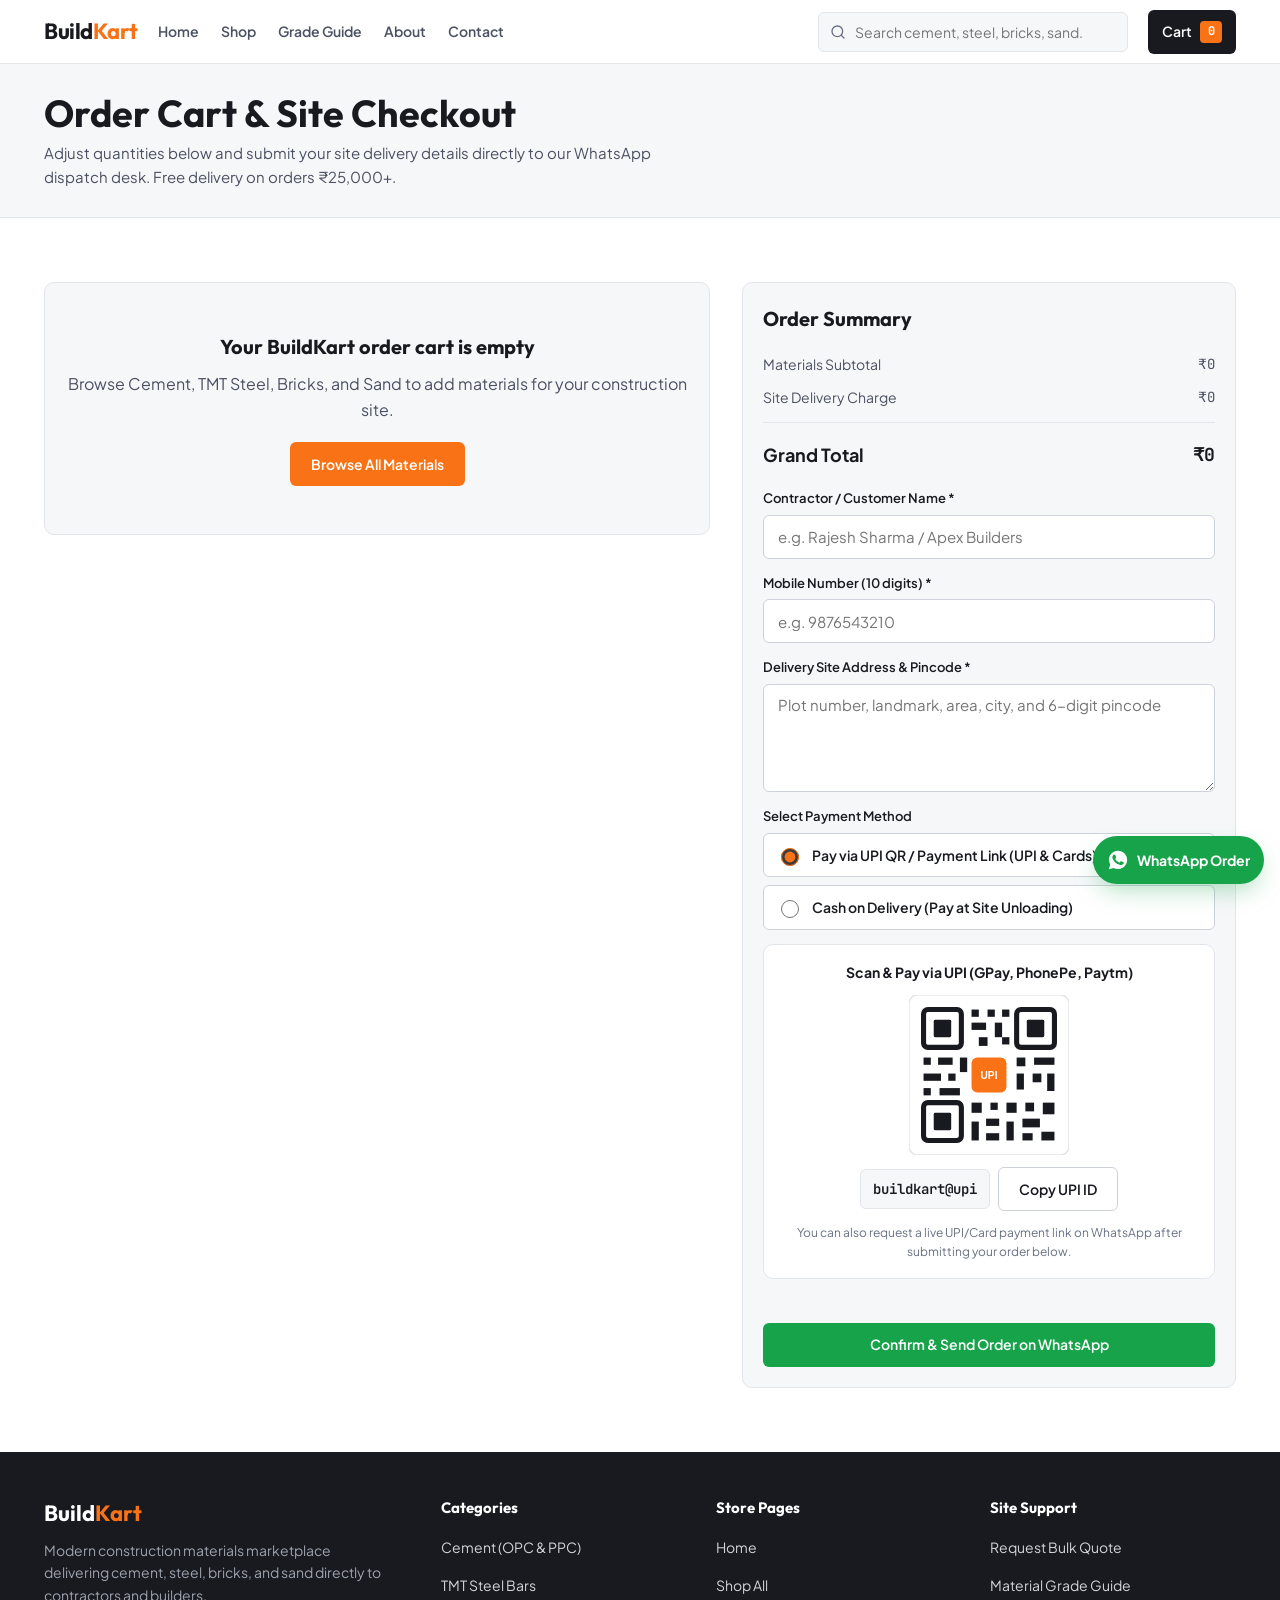
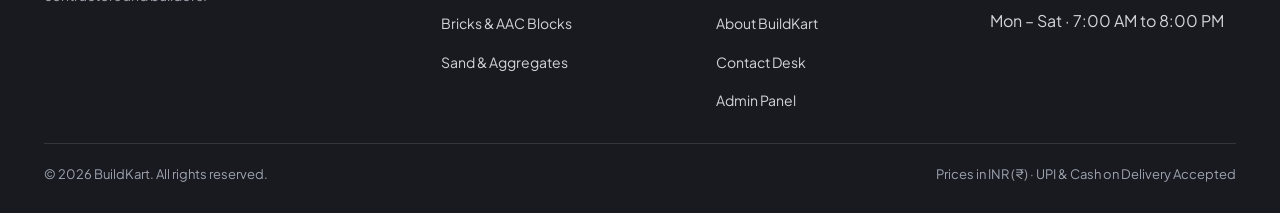
<file: cart.html>
<!doctype html>
<html lang="en">
  <head>
    <meta charset="UTF-8" />
    <meta name="viewport" content="width=device-width, initial-scale=1.0" />
    <title>Your Order Cart &amp; Site Checkout | BuildKart</title>
    <meta
      name="description"
      content="Review your BuildKart construction material quantities, calculate your total in INR, pay via UPI QR or Cash on Delivery, and confirm dispatch via WhatsApp."
    />

    <meta property="og:type" content="website" />
    <meta property="og:site_name" content="BuildKart" />
    <meta property="og:title" content="Cart &amp; WhatsApp Checkout — BuildKart" />
    <meta
      property="og:description"
      content="Complete your construction material order via UPI payment link or Cash on Delivery on BuildKart."
    />
    <meta property="og:image" content="images/hero-yard.jpg" />

    <meta name="twitter:card" content="summary_large_image" />
    <meta name="twitter:title" content="Cart &amp; Checkout — BuildKart" />
    <meta name="twitter:description" content="Review quantities and confirm your site delivery order on WhatsApp." />

    <link rel="preconnect" href="https://fonts.googleapis.com" />
    <link rel="preconnect" href="https://fonts.gstatic.com" crossorigin />
    <link
      href="https://fonts.googleapis.com/css2?family=JetBrains+Mono:wght@500;700&family=Outfit:wght@600;700&family=Plus+Jakarta+Sans:wght@400;500;600;700&display=swap"
      rel="stylesheet"
    />
    <link rel="stylesheet" href="css/style.css" />
  </head>
  <body>
    <header class="site-header">
      <div class="container header-inner">
        <a href="index.html" class="brand-wordmark">Build<span class="brand-accent">Kart</span></a>

        <nav class="desktop-nav" aria-label="Primary Navigation">
          <a href="index.html" class="nav-link">Home</a>
          <a href="shop.html" class="nav-link">Shop</a>
          <a href="index.html#grade-guide" class="nav-link">Grade Guide</a>
          <a href="about.html" class="nav-link">About</a>
          <a href="contact.html" class="nav-link">Contact</a>
        </nav>

        <form class="header-search-form" role="search" action="shop.html" method="get">
          <label for="global-header-search" class="sr-only">Search materials by name or category</label>
          <div class="header-search-wrap">
            <svg class="header-search-icon" width="16" height="16" viewBox="0 0 24 24" fill="none" stroke="currentColor" stroke-width="2" stroke-linecap="round" stroke-linejoin="round" aria-hidden="true">
              <circle cx="11" cy="11" r="8"></circle>
              <line x1="21" y1="21" x2="16.65" y2="16.65"></line>
            </svg>
            <input
              type="search"
              id="global-header-search"
              name="q"
              class="header-search-input"
              placeholder="Search cement, steel, bricks, sand..."
              autocomplete="off"
            />
            <button type="button" id="global-search-clear" class="header-search-clear" aria-label="Clear search" hidden>
              <svg width="14" height="14" viewBox="0 0 24 24" fill="none" stroke="currentColor" stroke-width="2" stroke-linecap="round" aria-hidden="true">
                <line x1="18" y1="6" x2="6" y2="18"></line>
                <line x1="6" y1="6" x2="18" y2="18"></line>
              </svg>
            </button>
          </div>
          <div id="global-search-dropdown" class="header-search-dropdown" hidden></div>
        </form>

        <div class="header-actions">
          <a href="cart.html" class="cart-btn" aria-label="View shopping cart">
            <span>Cart</span>
            <span class="cart-count" data-cart-count>0</span>
          </a>
          <button
            type="button"
            id="menu-toggle-btn"
            class="menu-toggle"
            aria-label="Open navigation menu"
            aria-expanded="false"
            aria-controls="mobile-drawer"
          >
            <svg width="22" height="22" viewBox="0 0 24 24" fill="none" stroke="currentColor" stroke-width="2" stroke-linecap="round" aria-hidden="true">
              <line x1="3" y1="6" x2="21" y2="6"></line>
              <line x1="3" y1="12" x2="21" y2="12"></line>
              <line x1="3" y1="18" x2="21" y2="18"></line>
            </svg>
          </button>
        </div>
      </div>
    </header>

    <div id="mobile-drawer-backdrop" class="mobile-drawer-backdrop"></div>
    <aside id="mobile-drawer" class="mobile-drawer" aria-hidden="true" aria-label="Mobile Navigation">
      <div class="mobile-drawer-head">
        <span class="brand-wordmark">Build<span class="brand-accent">Kart</span></span>
        <button type="button" id="drawer-close-btn" class="menu-toggle" aria-label="Close navigation menu">
          <svg width="20" height="20" viewBox="0 0 24 24" fill="none" stroke="currentColor" stroke-width="2" stroke-linecap="round" aria-hidden="true">
            <line x1="18" y1="6" x2="6" y2="18"></line>
            <line x1="6" y1="6" x2="18" y2="18"></line>
          </svg>
        </button>
      </div>
      <nav class="mobile-nav-list">
        <a href="index.html" class="mobile-nav-link">Home</a>
        <a href="shop.html" class="mobile-nav-link">Shop All Materials</a>
        <a href="index.html#grade-guide" class="mobile-nav-link">Material Grade Guide</a>
        <a href="about.html" class="mobile-nav-link">About BuildKart</a>
        <a href="contact.html" class="mobile-nav-link">Contact &amp; Bulk Quote</a>
      </nav>
      <div class="mobile-drawer-footer">
        <a href="shop.html" class="btn btn-outline btn-full">Continue Shopping</a>
      </div>
    </aside>

    <main>
      <section class="page-banner">
        <div class="container">
          <h1 class="page-title">Order Cart &amp; Site Checkout</h1>
          <p class="page-subtitle">
            Adjust quantities below and submit your site delivery details directly to our WhatsApp dispatch desk. Free delivery on orders ₹25,000+.
          </p>
        </div>
      </section>

      <section class="section">
        <div class="container">
          <div class="cart-layout">
            <!-- Left Column: Cart Items -->
            <div>
              <div id="cart-items-container" class="cart-list">
                <!-- Populated dynamically by js/main.js -->
              </div>
            </div>

            <!-- Right Column: Totals, UPI Payment & WhatsApp Checkout Form -->
            <aside class="checkout-card" aria-label="Order Summary and Checkout">
              <h2 style="margin: 0; font-family: var(--font-display); font-size: 20px;">Order Summary</h2>

              <div class="summary-rows">
                <div class="summary-row">
                  <span>Materials Subtotal</span>
                  <span id="summary-subtotal" class="tabular-nums">₹0</span>
                </div>
                <div class="summary-row">
                  <span>Site Delivery Charge</span>
                  <span id="summary-delivery" class="tabular-nums">₹0</span>
                </div>
              </div>

              <div class="summary-total">
                <span>Grand Total</span>
                <span id="summary-total" class="tabular-nums">₹0</span>
              </div>

              <form id="checkout-form" novalidate style="display: flex; flex-direction: column; gap: 14px;">
                <div class="form-group">
                  <label class="form-label" for="cust-name">Contractor / Customer Name *</label>
                  <input
                    type="text"
                    id="cust-name"
                    class="form-input"
                    placeholder="e.g. Rajesh Sharma / Apex Builders"
                    required
                  />
                </div>

                <div class="form-group">
                  <label class="form-label" for="cust-phone">Mobile Number (10 digits) *</label>
                  <input
                    type="tel"
                    id="cust-phone"
                    class="form-input"
                    placeholder="e.g. 9876543210"
                    required
                  />
                </div>

                <div class="form-group">
                  <label class="form-label" for="cust-address">Delivery Site Address &amp; Pincode *</label>
                  <textarea
                    id="cust-address"
                    class="form-textarea"
                    placeholder="Plot number, landmark, area, city, and 6-digit pincode"
                    required
                  ></textarea>
                </div>

                <div class="form-group">
                  <span class="form-label">Select Payment Method</span>
                  <div class="payment-options">
                    <label class="radio-option">
                      <input type="radio" name="paymentMethod" value="UPI / Payment Link" checked />
                      <span>Pay via UPI QR / Payment Link (UPI &amp; Cards)</span>
                    </label>
                    <label class="radio-option">
                      <input type="radio" name="paymentMethod" value="Cash on Delivery" />
                      <span>Cash on Delivery (Pay at Site Unloading)</span>
                    </label>
                  </div>
                </div>

                <!-- UPI Payment Placeholder Box -->
                <div id="upi-payment-box" class="upi-box">
                  <strong style="font-size: 14px;">Scan &amp; Pay via UPI (GPay, PhonePe, Paytm)</strong>
                  <img
                    id="upi-qr-img"
                    src="images/upi-qr-placeholder.svg"
                    alt="Placeholder UPI QR code for BuildKart instant payment"
                    class="upi-qr-img"
                  />
                  <div class="upi-id-row">
                    <span id="upi-id-text" class="upi-id-code">buildkart@upi</span>
                    <button type="button" id="copy-upi-btn" class="btn btn-outline">Copy UPI ID</button>
                  </div>
                  <p style="margin: 0; font-size: 12px; color: var(--text-muted);">
                    You can also request a live UPI/Card payment link on WhatsApp after submitting your order below.
                  </p>
                </div>

                <div id="checkout-form-error" class="form-error" role="alert"></div>

                <button type="submit" class="btn btn-whatsapp btn-full">
                  Confirm &amp; Send Order on WhatsApp
                </button>
              </form>

              <div id="order-confirmation-box" class="order-confirmation" hidden></div>
            </aside>
          </div>
        </div>
      </section>
    </main>

    <footer class="site-footer">
      <div class="container">
        <div class="footer-grid">
          <div>
            <h2 class="footer-brand">Build<span class="brand-accent">Kart</span></h2>
            <p class="footer-text">
              Modern construction materials marketplace delivering cement, steel, bricks, and sand directly to contractors and builders.
            </p>
          </div>
          <div>
            <h3 class="footer-heading">Categories</h3>
            <ul class="footer-links">
              <li><a href="shop.html?category=Cement">Cement (OPC &amp; PPC)</a></li>
              <li><a href="shop.html?category=Steel">TMT Steel Bars</a></li>
              <li><a href="shop.html?category=Bricks">Bricks &amp; AAC Blocks</a></li>
              <li><a href="shop.html?category=Sand">Sand &amp; Aggregates</a></li>
            </ul>
          </div>
          <div>
            <h3 class="footer-heading">Store Pages</h3>
            <ul class="footer-links">
              <li><a href="index.html">Home</a></li>
              <li><a href="shop.html">Shop All</a></li>
              <li><a href="about.html">About BuildKart</a></li>
              <li><a href="contact.html">Contact Desk</a></li>
              <li><a href="admin.html">Admin Panel</a></li>
            </ul>
          </div>
          <div>
            <h3 class="footer-heading">Site Support</h3>
            <ul class="footer-links">
              <li><a href="contact.html">Request Bulk Quote</a></li>
              <li><a href="index.html#grade-guide">Material Grade Guide</a></li>
              <li><span data-store-hours>Mon – Sat · 7 AM – 8 PM</span></li>
            </ul>
          </div>
        </div>
        <div class="footer-bottom">
          <span>&copy; <span data-current-year>2026</span> BuildKart. All rights reserved.</span>
          <span>Prices in INR (₹) · UPI &amp; Cash on Delivery Accepted</span>
        </div>
      </div>
    </footer>

    <a
      href="#"
      data-whatsapp-float
      target="_blank"
      rel="noopener noreferrer"
      class="whatsapp-float"
      aria-label="Chat or order on WhatsApp"
    >
      <svg width="22" height="22" viewBox="0 0 24 24" fill="currentColor" aria-hidden="true">
        <path d="M12.04 2C6.58 2 2.13 6.45 2.13 11.91c0 1.75.46 3.45 1.32 4.95L2.05 22l5.25-1.38c1.45.79 3.08 1.21 4.74 1.21 5.46 0 9.91-4.45 9.91-9.91C21.95 6.45 17.5 2 12.04 2zm5.79 14.12c-.24.68-1.41 1.3-1.95 1.38-.52.08-1.18.11-1.9-.12-.44-.14-1-.33-1.72-.64-3.03-1.31-5-4.38-5.15-4.58-.15-.2-1.23-1.64-1.23-3.13 0-1.49.78-2.22 1.06-2.52.28-.3.61-.38.81-.38.2 0 .41 0 .59.01.19.01.44-.07.69.53.25.6.86 2.09.94 2.24.08.15.13.33.02.53-.1.2-.15.33-.3.5-.15.18-.32.4-.45.54-.15.15-.31.32-.13.62.18.3.79 1.3 1.7 2.11 1.17 1.04 2.16 1.37 2.46 1.52.3.15.48.13.66-.08.18-.2.75-.88.95-1.18.2-.3.4-.25.68-.15.28.1 1.77.83 2.07.99.3.15.5.23.58.36.08.13.08.76-.16 1.44z"/>
      </svg>
      <span class="whatsapp-float-label">WhatsApp Order</span>
    </a>

    <script src="js/products.js"></script>
    <script src="js/main.js"></script>
  </body>
</html>
</file>
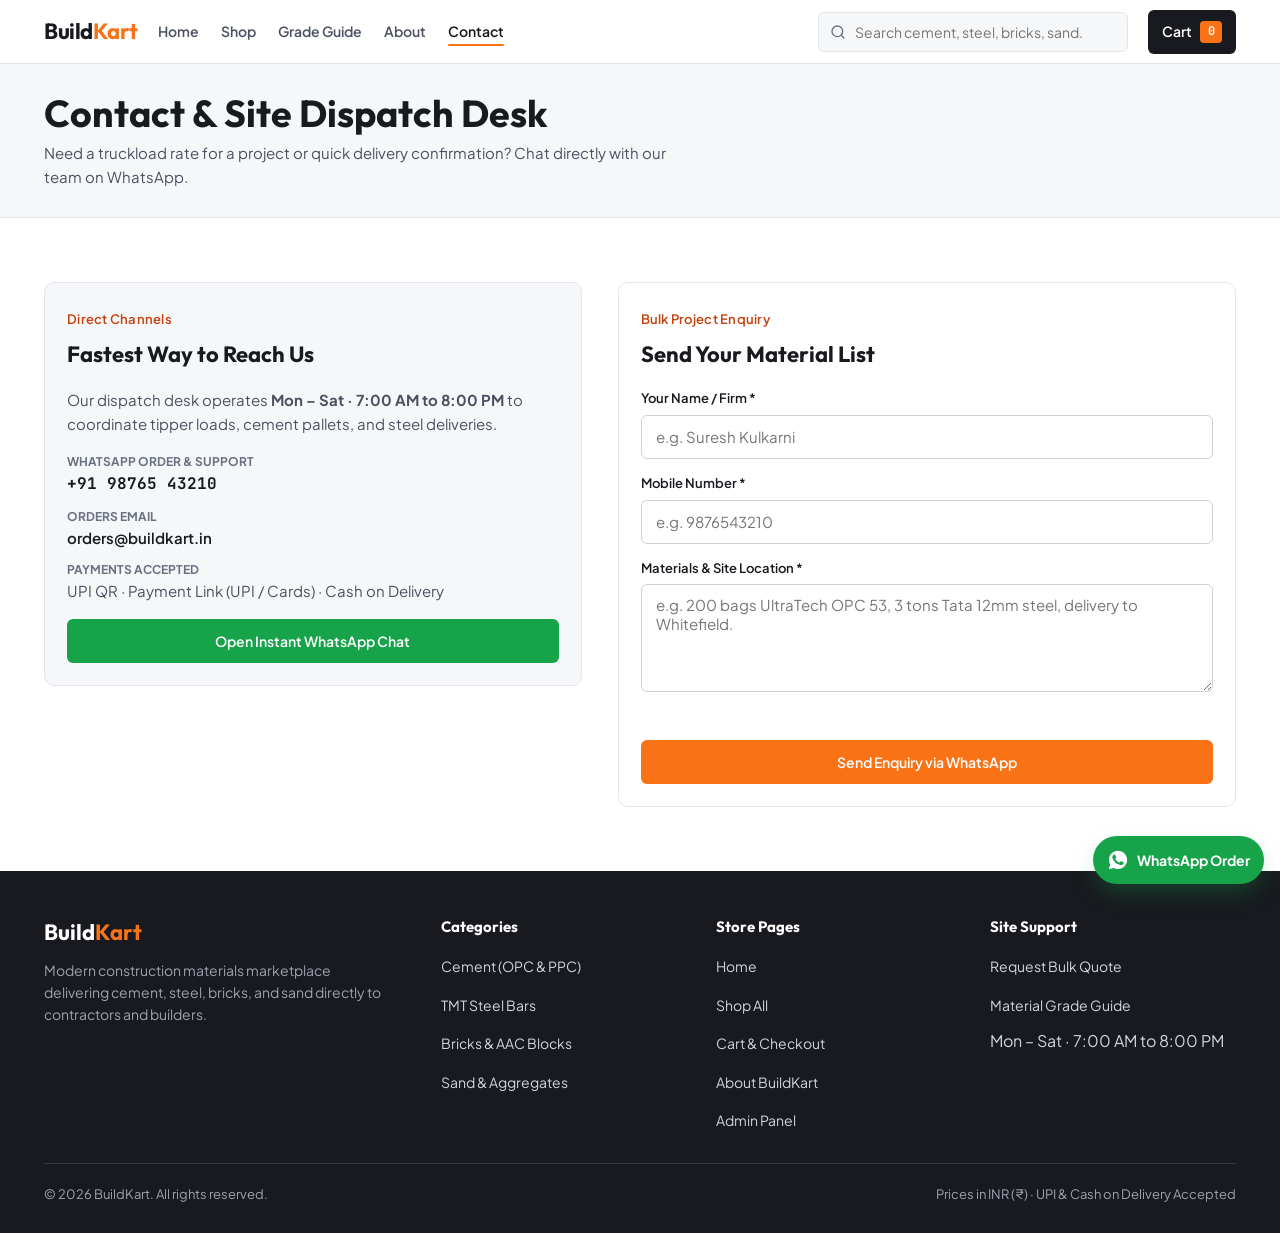
<file: contact.html>
<!doctype html>
<html lang="en">
  <head>
    <meta charset="UTF-8" />
    <meta name="viewport" content="width=device-width, initial-scale=1.0" />
    <title>Contact BuildKart — WhatsApp Dispatch &amp; Bulk Site Quotes</title>
    <meta
      name="description"
      content="Contact BuildKart on WhatsApp for bulk cement, TMT steel, brick, and sand quotes, scheduled site unloading, and payment link support."
    />

    <meta property="og:type" content="website" />
    <meta property="og:site_name" content="BuildKart" />
    <meta property="og:title" content="Contact BuildKart — Quick Site Quotes" />
    <meta
      property="og:description"
      content="Reach BuildKart dispatch on WhatsApp for instant material rates and truckload scheduling."
    />
    <meta property="og:image" content="images/hero-yard.jpg" />

    <meta name="twitter:card" content="summary_large_image" />
    <meta name="twitter:title" content="Contact BuildKart" />
    <meta name="twitter:description" content="Get fast WhatsApp quotes for bulk construction materials." />

    <link rel="preconnect" href="https://fonts.googleapis.com" />
    <link rel="preconnect" href="https://fonts.gstatic.com" crossorigin />
    <link
      href="https://fonts.googleapis.com/css2?family=JetBrains+Mono:wght@500;700&family=Outfit:wght@600;700&family=Plus+Jakarta+Sans:wght@400;500;600;700&display=swap"
      rel="stylesheet"
    />
    <link rel="stylesheet" href="css/style.css" />
  </head>
  <body>
    <header class="site-header">
      <div class="container header-inner">
        <a href="index.html" class="brand-wordmark">Build<span class="brand-accent">Kart</span></a>

        <nav class="desktop-nav" aria-label="Primary Navigation">
          <a href="index.html" class="nav-link">Home</a>
          <a href="shop.html" class="nav-link">Shop</a>
          <a href="index.html#grade-guide" class="nav-link">Grade Guide</a>
          <a href="about.html" class="nav-link">About</a>
          <a href="contact.html" class="nav-link active">Contact</a>
        </nav>

        <form class="header-search-form" role="search" action="shop.html" method="get">
          <label for="global-header-search" class="sr-only">Search materials by name or category</label>
          <div class="header-search-wrap">
            <svg class="header-search-icon" width="16" height="16" viewBox="0 0 24 24" fill="none" stroke="currentColor" stroke-width="2" stroke-linecap="round" stroke-linejoin="round" aria-hidden="true">
              <circle cx="11" cy="11" r="8"></circle>
              <line x1="21" y1="21" x2="16.65" y2="16.65"></line>
            </svg>
            <input
              type="search"
              id="global-header-search"
              name="q"
              class="header-search-input"
              placeholder="Search cement, steel, bricks, sand..."
              autocomplete="off"
            />
            <button type="button" id="global-search-clear" class="header-search-clear" aria-label="Clear search" hidden>
              <svg width="14" height="14" viewBox="0 0 24 24" fill="none" stroke="currentColor" stroke-width="2" stroke-linecap="round" aria-hidden="true">
                <line x1="18" y1="6" x2="6" y2="18"></line>
                <line x1="6" y1="6" x2="18" y2="18"></line>
              </svg>
            </button>
          </div>
          <div id="global-search-dropdown" class="header-search-dropdown" hidden></div>
        </form>

        <div class="header-actions">
          <a href="cart.html" class="cart-btn" aria-label="View shopping cart">
            <span>Cart</span>
            <span class="cart-count" data-cart-count>0</span>
          </a>
          <button
            type="button"
            id="menu-toggle-btn"
            class="menu-toggle"
            aria-label="Open navigation menu"
            aria-expanded="false"
            aria-controls="mobile-drawer"
          >
            <svg width="22" height="22" viewBox="0 0 24 24" fill="none" stroke="currentColor" stroke-width="2" stroke-linecap="round" aria-hidden="true">
              <line x1="3" y1="6" x2="21" y2="6"></line>
              <line x1="3" y1="12" x2="21" y2="12"></line>
              <line x1="3" y1="18" x2="21" y2="18"></line>
            </svg>
          </button>
        </div>
      </div>
    </header>

    <div id="mobile-drawer-backdrop" class="mobile-drawer-backdrop"></div>
    <aside id="mobile-drawer" class="mobile-drawer" aria-hidden="true" aria-label="Mobile Navigation">
      <div class="mobile-drawer-head">
        <span class="brand-wordmark">Build<span class="brand-accent">Kart</span></span>
        <button type="button" id="drawer-close-btn" class="menu-toggle" aria-label="Close navigation menu">
          <svg width="20" height="20" viewBox="0 0 24 24" fill="none" stroke="currentColor" stroke-width="2" stroke-linecap="round" aria-hidden="true">
            <line x1="18" y1="6" x2="6" y2="18"></line>
            <line x1="6" y1="6" x2="18" y2="18"></line>
          </svg>
        </button>
      </div>
      <nav class="mobile-nav-list">
        <a href="index.html" class="mobile-nav-link">Home</a>
        <a href="shop.html" class="mobile-nav-link">Shop All Materials</a>
        <a href="index.html#grade-guide" class="mobile-nav-link">Material Grade Guide</a>
        <a href="about.html" class="mobile-nav-link">About BuildKart</a>
        <a href="contact.html" class="mobile-nav-link active">Contact &amp; Bulk Quote</a>
      </nav>
      <div class="mobile-drawer-footer">
        <a href="cart.html" class="btn btn-primary btn-full">Go to Cart &amp; Checkout</a>
      </div>
    </aside>

    <main>
      <section class="page-banner">
        <div class="container">
          <h1 class="page-title">Contact &amp; Site Dispatch Desk</h1>
          <p class="page-subtitle">
            Need a truckload rate for a project or quick delivery confirmation? Chat directly with our team on WhatsApp.
          </p>
        </div>
      </section>

      <section class="section">
        <div class="container">
          <div class="contact-grid">
            <div class="contact-card">
              <div>
                <span class="section-kicker">Direct Channels</span>
                <h2 style="margin: 6px 0 0; font-family: var(--font-display); font-size: 22px;">Fastest Way to Reach Us</h2>
              </div>

              <p style="margin: 0; color: var(--text-secondary); font-size: 15px;">
                Our dispatch desk operates <strong data-store-hours>Mon – Sat · 7:00 AM to 8:00 PM</strong> to coordinate tipper loads, cement pallets, and steel deliveries.
              </p>

              <div style="display: flex; flex-direction: column; gap: 10px;">
                <div>
                  <div style="font-size: 12px; font-weight: 700; color: var(--text-muted); text-transform: uppercase;">WhatsApp Order &amp; Support</div>
                  <div class="tabular-nums" data-store-phone style="font-size: 16px; font-weight: 700;">+91 98765 43210</div>
                </div>
                <div>
                  <div style="font-size: 12px; font-weight: 700; color: var(--text-muted); text-transform: uppercase;">Orders Email</div>
                  <div data-store-email style="font-size: 15px; font-weight: 600;">orders@buildkart.in</div>
                </div>
                <div>
                  <div style="font-size: 12px; font-weight: 700; color: var(--text-muted); text-transform: uppercase;">Payments Accepted</div>
                  <div style="font-size: 15px; color: var(--text-secondary);">UPI QR · Payment Link (UPI / Cards) · Cash on Delivery</div>
                </div>
              </div>

              <a
                href="#"
                data-whatsapp-float
                target="_blank"
                rel="noopener noreferrer"
                class="btn btn-whatsapp"
              >
                Open Instant WhatsApp Chat
              </a>
            </div>

            <div class="contact-card" style="background-color: var(--bg-page);">
              <div>
                <span class="section-kicker">Bulk Project Enquiry</span>
                <h2 style="margin: 6px 0 0; font-family: var(--font-display); font-size: 22px;">Send Your Material List</h2>
              </div>

              <form id="contact-enquiry-form" novalidate style="display: flex; flex-direction: column; gap: 14px;">
                <div class="form-group">
                  <label class="form-label" for="contact-name">Your Name / Firm *</label>
                  <input type="text" id="contact-name" class="form-input" placeholder="e.g. Suresh Kulkarni" required />
                </div>

                <div class="form-group">
                  <label class="form-label" for="contact-phone">Mobile Number *</label>
                  <input type="tel" id="contact-phone" class="form-input" placeholder="e.g. 9876543210" required />
                </div>

                <div class="form-group">
                  <label class="form-label" for="contact-message">Materials &amp; Site Location *</label>
                  <textarea
                    id="contact-message"
                    class="form-textarea"
                    placeholder="e.g. 200 bags UltraTech OPC 53, 3 tons Tata 12mm steel, delivery to Whitefield."
                    required
                  ></textarea>
                </div>

                <div id="contact-form-status" style="font-size: 14px; font-weight: 600; min-height: 20px;"></div>

                <button type="submit" class="btn btn-primary">Send Enquiry via WhatsApp</button>
              </form>
            </div>
          </div>
        </div>
      </section>
    </main>

    <footer class="site-footer">
      <div class="container">
        <div class="footer-grid">
          <div>
            <h2 class="footer-brand">Build<span class="brand-accent">Kart</span></h2>
            <p class="footer-text">
              Modern construction materials marketplace delivering cement, steel, bricks, and sand directly to contractors and builders.
            </p>
          </div>
          <div>
            <h3 class="footer-heading">Categories</h3>
            <ul class="footer-links">
              <li><a href="shop.html?category=Cement">Cement (OPC &amp; PPC)</a></li>
              <li><a href="shop.html?category=Steel">TMT Steel Bars</a></li>
              <li><a href="shop.html?category=Bricks">Bricks &amp; AAC Blocks</a></li>
              <li><a href="shop.html?category=Sand">Sand &amp; Aggregates</a></li>
            </ul>
          </div>
          <div>
            <h3 class="footer-heading">Store Pages</h3>
            <ul class="footer-links">
              <li><a href="index.html">Home</a></li>
              <li><a href="shop.html">Shop All</a></li>
              <li><a href="cart.html">Cart &amp; Checkout</a></li>
              <li><a href="about.html">About BuildKart</a></li>
              <li><a href="admin.html">Admin Panel</a></li>
            </ul>
          </div>
          <div>
            <h3 class="footer-heading">Site Support</h3>
            <ul class="footer-links">
              <li><a href="contact.html">Request Bulk Quote</a></li>
              <li><a href="index.html#grade-guide">Material Grade Guide</a></li>
              <li><span data-store-hours>Mon – Sat · 7 AM – 8 PM</span></li>
            </ul>
          </div>
        </div>
        <div class="footer-bottom">
          <span>&copy; <span data-current-year>2026</span> BuildKart. All rights reserved.</span>
          <span>Prices in INR (₹) · UPI &amp; Cash on Delivery Accepted</span>
        </div>
      </div>
    </footer>

    <a
      href="#"
      data-whatsapp-float
      target="_blank"
      rel="noopener noreferrer"
      class="whatsapp-float"
      aria-label="Chat or order on WhatsApp"
    >
      <svg width="22" height="22" viewBox="0 0 24 24" fill="currentColor" aria-hidden="true">
        <path d="M12.04 2C6.58 2 2.13 6.45 2.13 11.91c0 1.75.46 3.45 1.32 4.95L2.05 22l5.25-1.38c1.45.79 3.08 1.21 4.74 1.21 5.46 0 9.91-4.45 9.91-9.91C21.95 6.45 17.5 2 12.04 2zm5.79 14.12c-.24.68-1.41 1.3-1.95 1.38-.52.08-1.18.11-1.9-.12-.44-.14-1-.33-1.72-.64-3.03-1.31-5-4.38-5.15-4.58-.15-.2-1.23-1.64-1.23-3.13 0-1.49.78-2.22 1.06-2.52.28-.3.61-.38.81-.38.2 0 .41 0 .59.01.19.01.44-.07.69.53.25.6.86 2.09.94 2.24.08.15.13.33.02.53-.1.2-.15.33-.3.5-.15.18-.32.4-.45.54-.15.15-.31.32-.13.62.18.3.79 1.3 1.7 2.11 1.17 1.04 2.16 1.37 2.46 1.52.3.15.48.13.66-.08.18-.2.75-.88.95-1.18.2-.3.4-.25.68-.15.28.1 1.77.83 2.07.99.3.15.5.23.58.36.08.13.08.76-.16 1.44z"/>
      </svg>
      <span class="whatsapp-float-label">WhatsApp Order</span>
    </a>

    <script src="js/products.js"></script>
    <script src="js/main.js"></script>
  </body>
</html>
</file>
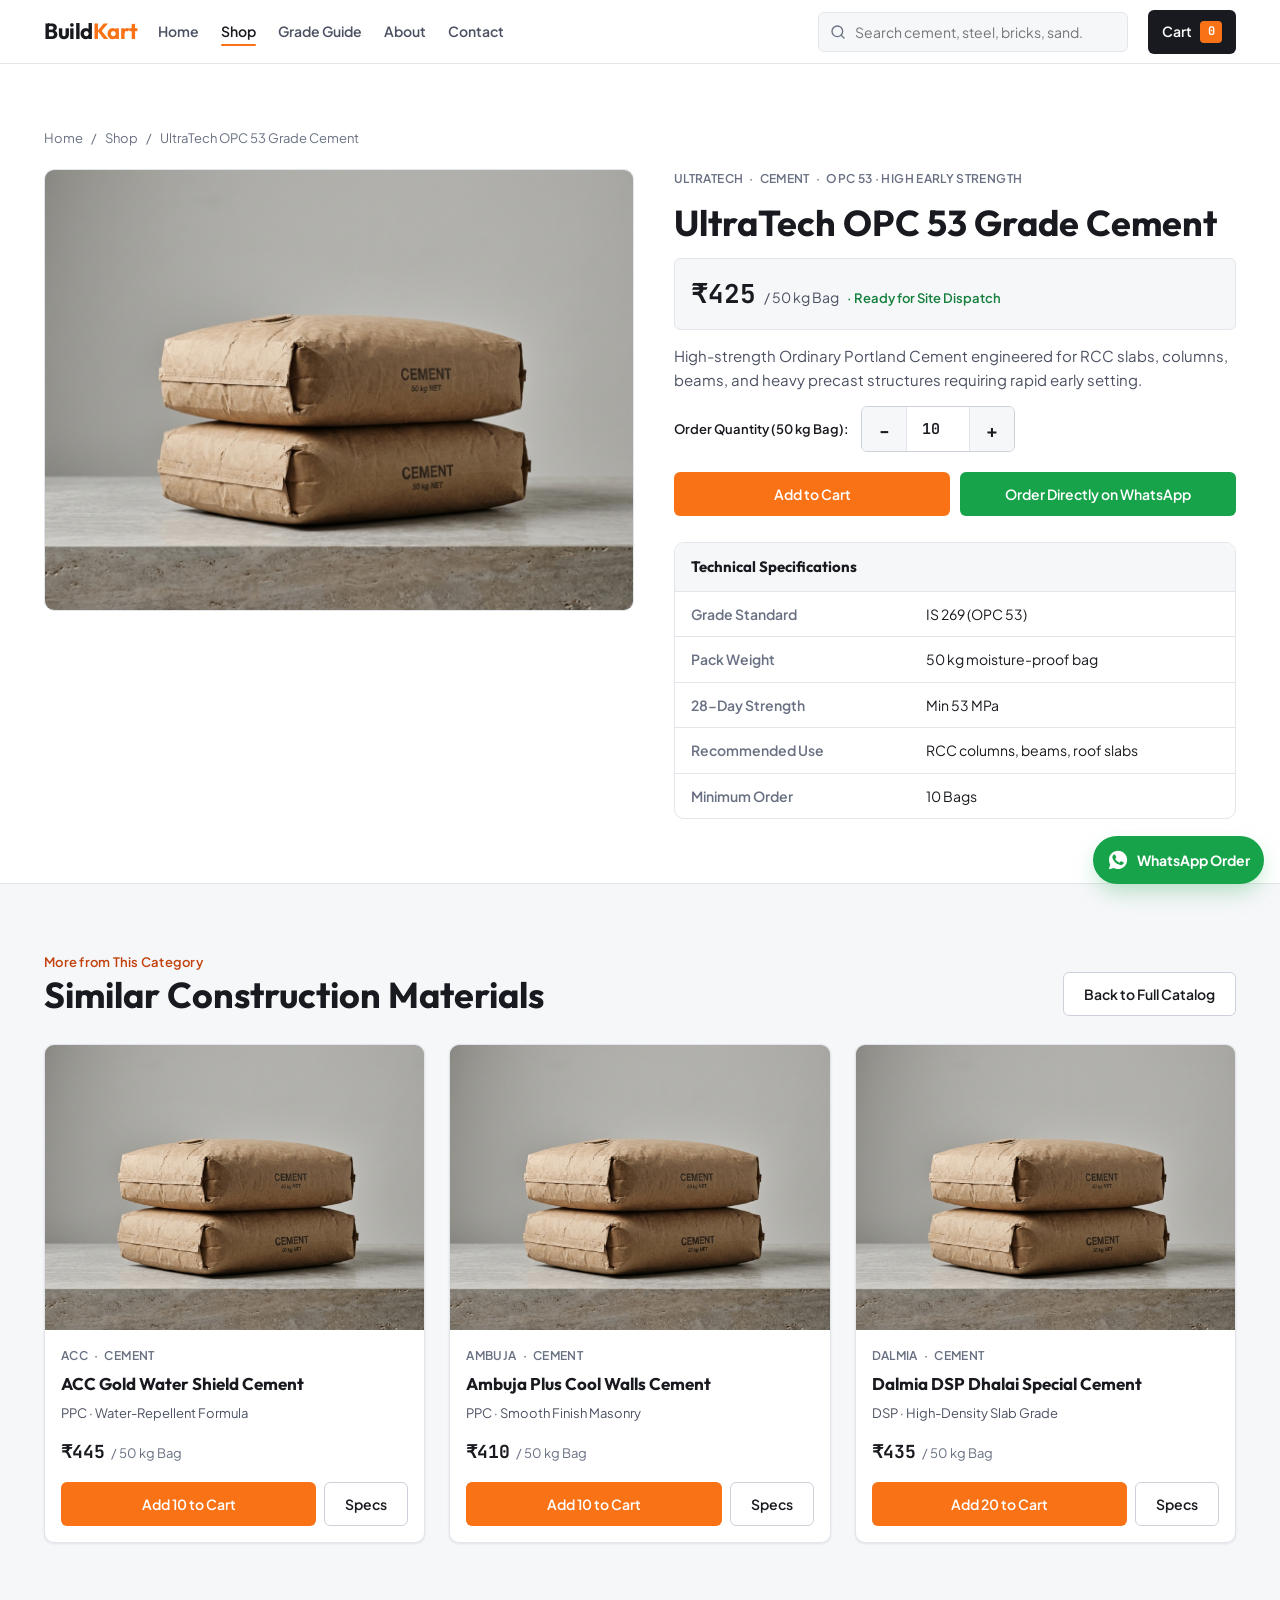
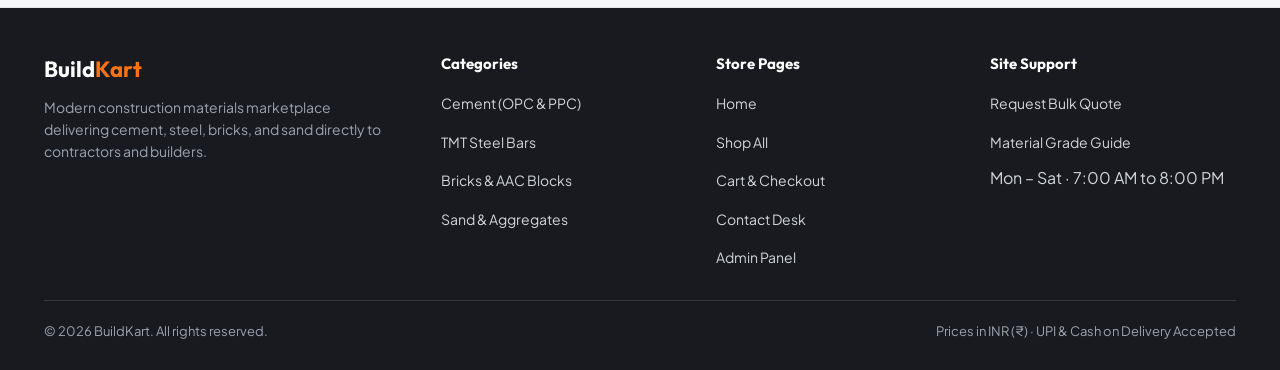
<file: product.html>
<!doctype html>
<html lang="en">
  <head>
    <meta charset="UTF-8" />
    <meta name="viewport" content="width=device-width, initial-scale=1.0" />
    <title>Material Details &amp; Specifications | BuildKart</title>
    <meta
      name="description"
      content="View technical specifications, IS grade standards, unit pricing in INR, and order construction materials directly to your site on BuildKart."
    />

    <meta property="og:type" content="product" />
    <meta property="og:site_name" content="BuildKart" />
    <meta property="og:title" content="Material Specifications &amp; Bulk Order — BuildKart" />
    <meta
      property="og:description"
      content="Check IS grade specifications, unit pricing in ₹, and add materials directly to your BuildKart site order."
    />
    <meta property="og:image" content="images/cement.jpg" />

    <meta name="twitter:card" content="summary_large_image" />
    <meta name="twitter:title" content="Material Specifications — BuildKart" />
    <meta name="twitter:description" content="Technical specs and instant site dispatch pricing on BuildKart." />

    <link rel="preconnect" href="https://fonts.googleapis.com" />
    <link rel="preconnect" href="https://fonts.gstatic.com" crossorigin />
    <link
      href="https://fonts.googleapis.com/css2?family=JetBrains+Mono:wght@500;700&family=Outfit:wght@600;700&family=Plus+Jakarta+Sans:wght@400;500;600;700&display=swap"
      rel="stylesheet"
    />
    <link rel="stylesheet" href="css/style.css" />
  </head>
  <body>
    <header class="site-header">
      <div class="container header-inner">
        <a href="index.html" class="brand-wordmark">Build<span class="brand-accent">Kart</span></a>

        <nav class="desktop-nav" aria-label="Primary Navigation">
          <a href="index.html" class="nav-link">Home</a>
          <a href="shop.html" class="nav-link active">Shop</a>
          <a href="index.html#grade-guide" class="nav-link">Grade Guide</a>
          <a href="about.html" class="nav-link">About</a>
          <a href="contact.html" class="nav-link">Contact</a>
        </nav>

        <form class="header-search-form" role="search" action="shop.html" method="get">
          <label for="global-header-search" class="sr-only">Search materials by name or category</label>
          <div class="header-search-wrap">
            <svg class="header-search-icon" width="16" height="16" viewBox="0 0 24 24" fill="none" stroke="currentColor" stroke-width="2" stroke-linecap="round" stroke-linejoin="round" aria-hidden="true">
              <circle cx="11" cy="11" r="8"></circle>
              <line x1="21" y1="21" x2="16.65" y2="16.65"></line>
            </svg>
            <input
              type="search"
              id="global-header-search"
              name="q"
              class="header-search-input"
              placeholder="Search cement, steel, bricks, sand..."
              autocomplete="off"
            />
            <button type="button" id="global-search-clear" class="header-search-clear" aria-label="Clear search" hidden>
              <svg width="14" height="14" viewBox="0 0 24 24" fill="none" stroke="currentColor" stroke-width="2" stroke-linecap="round" aria-hidden="true">
                <line x1="18" y1="6" x2="6" y2="18"></line>
                <line x1="6" y1="6" x2="18" y2="18"></line>
              </svg>
            </button>
          </div>
          <div id="global-search-dropdown" class="header-search-dropdown" hidden></div>
        </form>

        <div class="header-actions">
          <a href="cart.html" class="cart-btn" aria-label="View shopping cart">
            <span>Cart</span>
            <span class="cart-count" data-cart-count>0</span>
          </a>
          <button
            type="button"
            id="menu-toggle-btn"
            class="menu-toggle"
            aria-label="Open navigation menu"
            aria-expanded="false"
            aria-controls="mobile-drawer"
          >
            <svg width="22" height="22" viewBox="0 0 24 24" fill="none" stroke="currentColor" stroke-width="2" stroke-linecap="round" aria-hidden="true">
              <line x1="3" y1="6" x2="21" y2="6"></line>
              <line x1="3" y1="12" x2="21" y2="12"></line>
              <line x1="3" y1="18" x2="21" y2="18"></line>
            </svg>
          </button>
        </div>
      </div>
    </header>

    <div id="mobile-drawer-backdrop" class="mobile-drawer-backdrop"></div>
    <aside id="mobile-drawer" class="mobile-drawer" aria-hidden="true" aria-label="Mobile Navigation">
      <div class="mobile-drawer-head">
        <span class="brand-wordmark">Build<span class="brand-accent">Kart</span></span>
        <button type="button" id="drawer-close-btn" class="menu-toggle" aria-label="Close navigation menu">
          <svg width="20" height="20" viewBox="0 0 24 24" fill="none" stroke="currentColor" stroke-width="2" stroke-linecap="round" aria-hidden="true">
            <line x1="18" y1="6" x2="6" y2="18"></line>
            <line x1="6" y1="6" x2="18" y2="18"></line>
          </svg>
        </button>
      </div>
      <nav class="mobile-nav-list">
        <a href="index.html" class="mobile-nav-link">Home</a>
        <a href="shop.html" class="mobile-nav-link active">Shop All Materials</a>
        <a href="index.html#grade-guide" class="mobile-nav-link">Material Grade Guide</a>
        <a href="about.html" class="mobile-nav-link">About BuildKart</a>
        <a href="contact.html" class="mobile-nav-link">Contact &amp; Bulk Quote</a>
      </nav>
      <div class="mobile-drawer-footer">
        <a href="cart.html" class="btn btn-primary btn-full">Go to Cart &amp; Checkout</a>
      </div>
    </aside>

    <main>
      <section class="section">
        <div class="container">
          <nav class="breadcrumb" aria-label="Breadcrumb">
            <a href="index.html">Home</a>
            <span aria-hidden="true">/</span>
            <a href="shop.html">Shop</a>
            <span aria-hidden="true">/</span>
            <span id="pdp-breadcrumb-name">Material Details</span>
          </nav>

          <div id="pdp-container">
            <!-- Populated dynamically from ?id= via js/main.js -->
          </div>
        </div>
      </section>

      <section class="section section-surface">
        <div class="container">
          <div class="section-header-row">
            <div>
              <span class="section-kicker">More from This Category</span>
              <h2 class="section-title">Similar Construction Materials</h2>
            </div>
            <a href="shop.html" class="btn btn-outline">Back to Full Catalog</a>
          </div>
          <div id="related-products-grid" class="product-grid">
            <!-- Populated dynamically by js/main.js -->
          </div>
        </div>
      </section>
    </main>

    <footer class="site-footer">
      <div class="container">
        <div class="footer-grid">
          <div>
            <h2 class="footer-brand">Build<span class="brand-accent">Kart</span></h2>
            <p class="footer-text">
              Modern construction materials marketplace delivering cement, steel, bricks, and sand directly to contractors and builders.
            </p>
          </div>
          <div>
            <h3 class="footer-heading">Categories</h3>
            <ul class="footer-links">
              <li><a href="shop.html?category=Cement">Cement (OPC &amp; PPC)</a></li>
              <li><a href="shop.html?category=Steel">TMT Steel Bars</a></li>
              <li><a href="shop.html?category=Bricks">Bricks &amp; AAC Blocks</a></li>
              <li><a href="shop.html?category=Sand">Sand &amp; Aggregates</a></li>
            </ul>
          </div>
          <div>
            <h3 class="footer-heading">Store Pages</h3>
            <ul class="footer-links">
              <li><a href="index.html">Home</a></li>
              <li><a href="shop.html">Shop All</a></li>
              <li><a href="cart.html">Cart &amp; Checkout</a></li>
              <li><a href="contact.html">Contact Desk</a></li>
              <li><a href="admin.html">Admin Panel</a></li>
            </ul>
          </div>
          <div>
            <h3 class="footer-heading">Site Support</h3>
            <ul class="footer-links">
              <li><a href="contact.html">Request Bulk Quote</a></li>
              <li><a href="index.html#grade-guide">Material Grade Guide</a></li>
              <li><span data-store-hours>Mon – Sat · 7 AM – 8 PM</span></li>
            </ul>
          </div>
        </div>
        <div class="footer-bottom">
          <span>&copy; <span data-current-year>2026</span> BuildKart. All rights reserved.</span>
          <span>Prices in INR (₹) · UPI &amp; Cash on Delivery Accepted</span>
        </div>
      </div>
    </footer>

    <a
      href="#"
      data-whatsapp-float
      target="_blank"
      rel="noopener noreferrer"
      class="whatsapp-float"
      aria-label="Chat or order on WhatsApp"
    >
      <svg width="22" height="22" viewBox="0 0 24 24" fill="currentColor" aria-hidden="true">
        <path d="M12.04 2C6.58 2 2.13 6.45 2.13 11.91c0 1.75.46 3.45 1.32 4.95L2.05 22l5.25-1.38c1.45.79 3.08 1.21 4.74 1.21 5.46 0 9.91-4.45 9.91-9.91C21.95 6.45 17.5 2 12.04 2zm5.79 14.12c-.24.68-1.41 1.3-1.95 1.38-.52.08-1.18.11-1.9-.12-.44-.14-1-.33-1.72-.64-3.03-1.31-5-4.38-5.15-4.58-.15-.2-1.23-1.64-1.23-3.13 0-1.49.78-2.22 1.06-2.52.28-.3.61-.38.81-.38.2 0 .41 0 .59.01.19.01.44-.07.69.53.25.6.86 2.09.94 2.24.08.15.13.33.02.53-.1.2-.15.33-.3.5-.15.18-.32.4-.45.54-.15.15-.31.32-.13.62.18.3.79 1.3 1.7 2.11 1.17 1.04 2.16 1.37 2.46 1.52.3.15.48.13.66-.08.18-.2.75-.88.95-1.18.2-.3.4-.25.68-.15.28.1 1.77.83 2.07.99.3.15.5.23.58.36.08.13.08.76-.16 1.44z"/>
      </svg>
      <span class="whatsapp-float-label">WhatsApp Order</span>
    </a>

    <script src="js/products.js"></script>
    <script src="js/main.js"></script>
  </body>
</html>
</file>
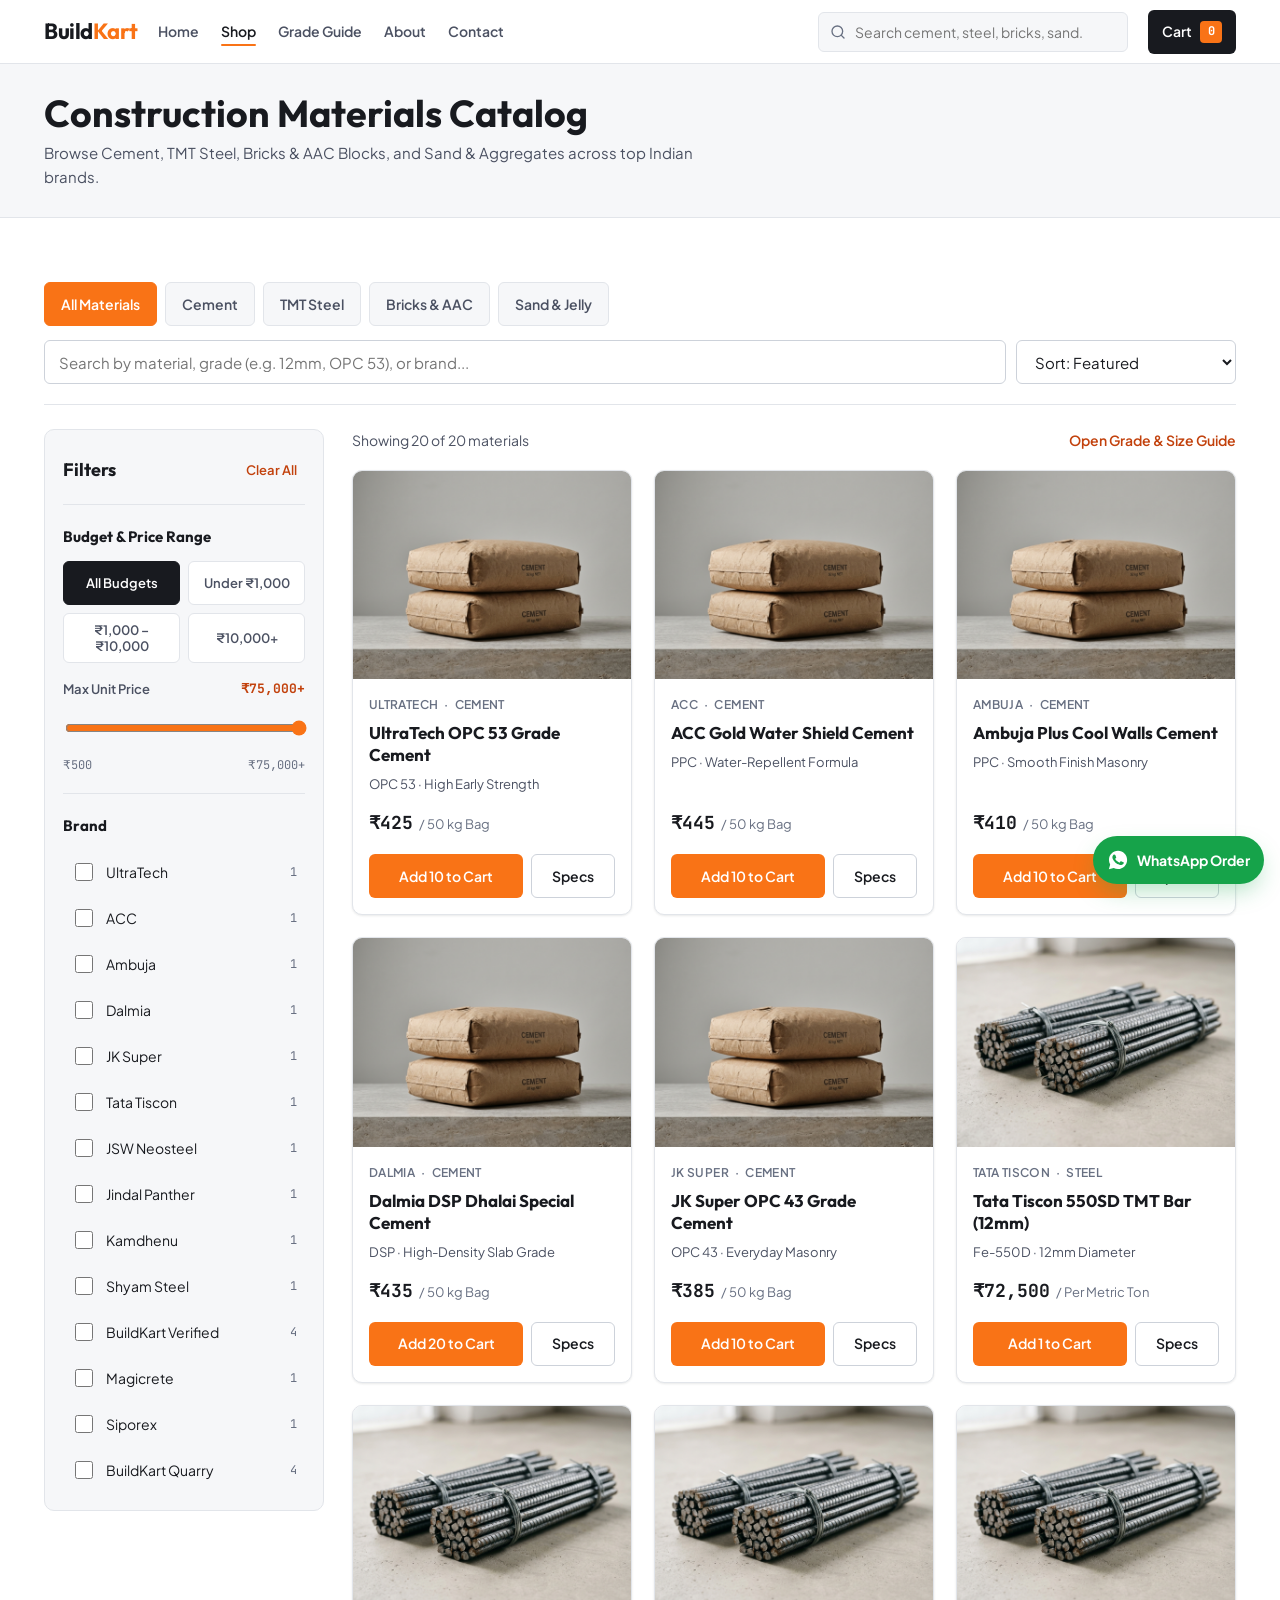
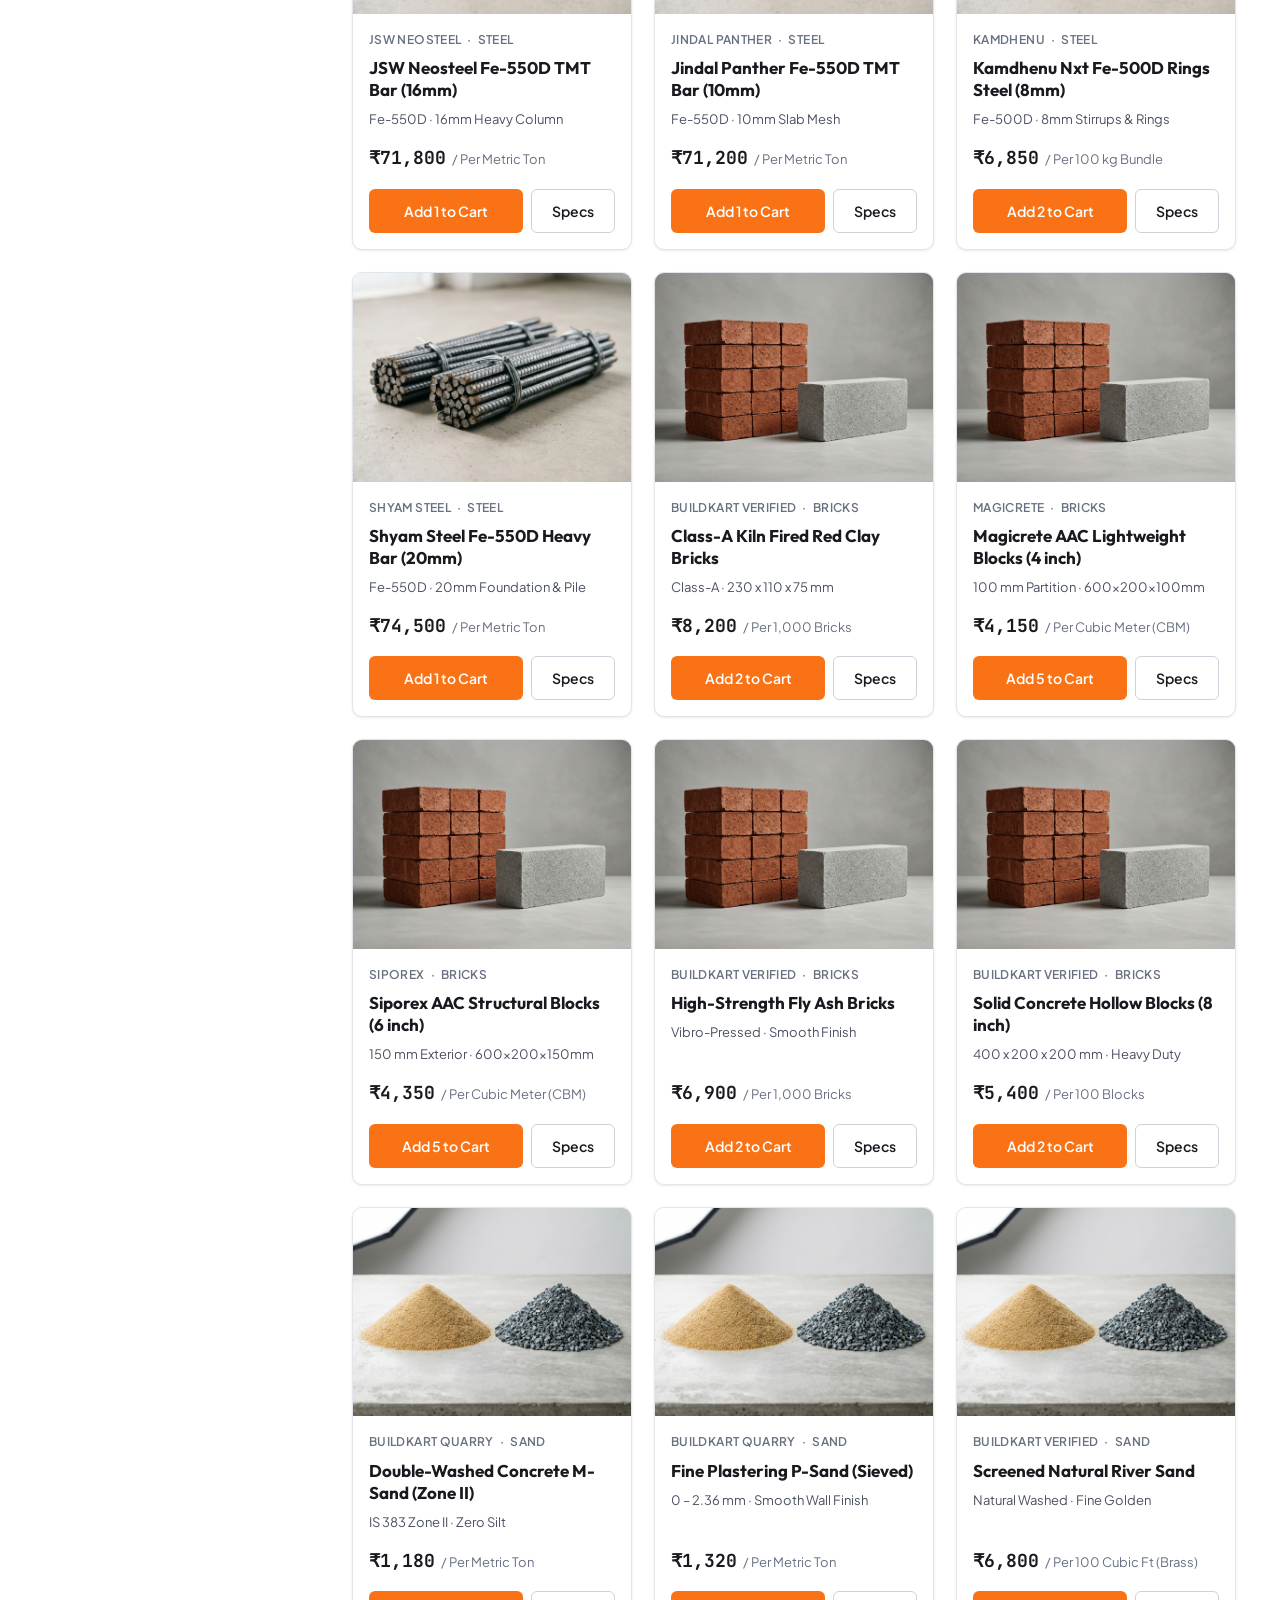
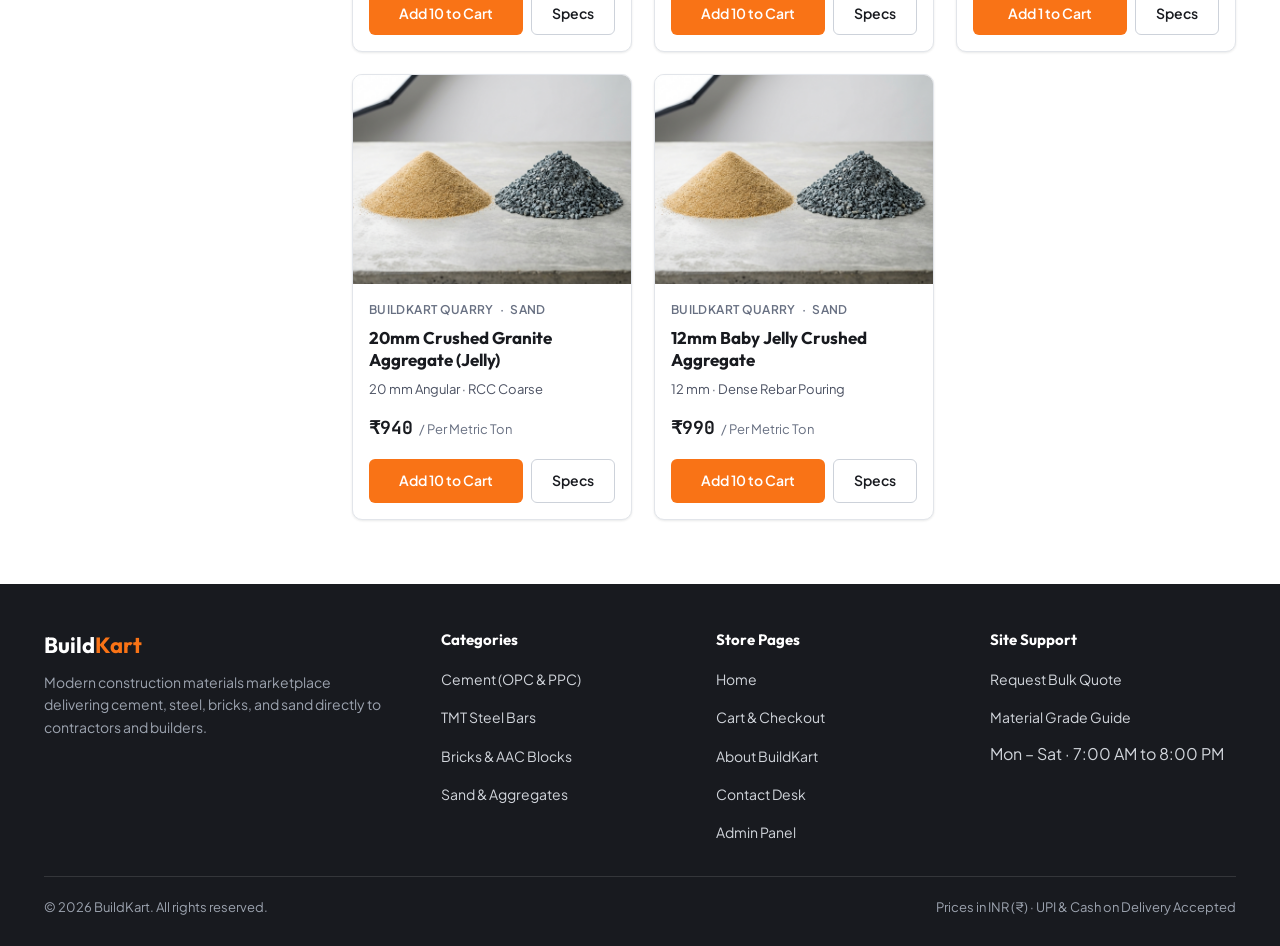
<file: shop.html>
<!doctype html>
<html lang="en">
  <head>
    <meta charset="UTF-8" />
    <meta name="viewport" content="width=device-width, initial-scale=1.0" />
    <title>Shop All Construction Materials | BuildKart</title>
    <meta
      name="description"
      content="Browse 20 verified building materials on BuildKart — filter UltraTech cement, Tata TMT steel, Class-A red bricks, AAC blocks, and M-Sand by brand and price."
    />

    <meta property="og:type" content="website" />
    <meta property="og:site_name" content="BuildKart" />
    <meta property="og:title" content="Shop Construction Materials — BuildKart" />
    <meta
      property="og:description"
      content="Filter cement, TMT steel bars, bricks, and sand by category and brand with live ₹ pricing."
    />
    <meta property="og:image" content="images/hero-yard.jpg" />

    <meta name="twitter:card" content="summary_large_image" />
    <meta name="twitter:title" content="Shop Construction Materials — BuildKart" />
    <meta name="twitter:description" content="Compare brands and order cement, steel, bricks, and sand online." />

    <link rel="preconnect" href="https://fonts.googleapis.com" />
    <link rel="preconnect" href="https://fonts.gstatic.com" crossorigin />
    <link
      href="https://fonts.googleapis.com/css2?family=JetBrains+Mono:wght@500;700&family=Outfit:wght@600;700&family=Plus+Jakarta+Sans:wght@400;500;600;700&display=swap"
      rel="stylesheet"
    />
    <link rel="stylesheet" href="css/style.css" />
  </head>
  <body>
    <header class="site-header">
      <div class="container header-inner">
        <a href="index.html" class="brand-wordmark">Build<span class="brand-accent">Kart</span></a>

        <nav class="desktop-nav" aria-label="Primary Navigation">
          <a href="index.html" class="nav-link">Home</a>
          <a href="shop.html" class="nav-link active">Shop</a>
          <a href="index.html#grade-guide" class="nav-link">Grade Guide</a>
          <a href="about.html" class="nav-link">About</a>
          <a href="contact.html" class="nav-link">Contact</a>
        </nav>

        <form class="header-search-form" role="search" action="shop.html" method="get">
          <label for="global-header-search" class="sr-only">Search materials by name or category</label>
          <div class="header-search-wrap">
            <svg class="header-search-icon" width="16" height="16" viewBox="0 0 24 24" fill="none" stroke="currentColor" stroke-width="2" stroke-linecap="round" stroke-linejoin="round" aria-hidden="true">
              <circle cx="11" cy="11" r="8"></circle>
              <line x1="21" y1="21" x2="16.65" y2="16.65"></line>
            </svg>
            <input
              type="search"
              id="global-header-search"
              name="q"
              class="header-search-input"
              placeholder="Search cement, steel, bricks, sand..."
              autocomplete="off"
            />
            <button type="button" id="global-search-clear" class="header-search-clear" aria-label="Clear search" hidden>
              <svg width="14" height="14" viewBox="0 0 24 24" fill="none" stroke="currentColor" stroke-width="2" stroke-linecap="round" aria-hidden="true">
                <line x1="18" y1="6" x2="6" y2="18"></line>
                <line x1="6" y1="6" x2="18" y2="18"></line>
              </svg>
            </button>
          </div>
          <div id="global-search-dropdown" class="header-search-dropdown" hidden></div>
        </form>

        <div class="header-actions">
          <a href="cart.html" class="cart-btn" aria-label="View shopping cart">
            <span>Cart</span>
            <span class="cart-count" data-cart-count>0</span>
          </a>
          <button
            type="button"
            id="menu-toggle-btn"
            class="menu-toggle"
            aria-label="Open navigation menu"
            aria-expanded="false"
            aria-controls="mobile-drawer"
          >
            <svg width="22" height="22" viewBox="0 0 24 24" fill="none" stroke="currentColor" stroke-width="2" stroke-linecap="round" aria-hidden="true">
              <line x1="3" y1="6" x2="21" y2="6"></line>
              <line x1="3" y1="12" x2="21" y2="12"></line>
              <line x1="3" y1="18" x2="21" y2="18"></line>
            </svg>
          </button>
        </div>
      </div>
    </header>

    <div id="mobile-drawer-backdrop" class="mobile-drawer-backdrop"></div>
    <aside id="mobile-drawer" class="mobile-drawer" aria-hidden="true" aria-label="Mobile Navigation">
      <div class="mobile-drawer-head">
        <span class="brand-wordmark">Build<span class="brand-accent">Kart</span></span>
        <button type="button" id="drawer-close-btn" class="menu-toggle" aria-label="Close navigation menu">
          <svg width="20" height="20" viewBox="0 0 24 24" fill="none" stroke="currentColor" stroke-width="2" stroke-linecap="round" aria-hidden="true">
            <line x1="18" y1="6" x2="6" y2="18"></line>
            <line x1="6" y1="6" x2="18" y2="18"></line>
          </svg>
        </button>
      </div>
      <nav class="mobile-nav-list">
        <a href="index.html" class="mobile-nav-link">Home</a>
        <a href="shop.html" class="mobile-nav-link active">Shop All Materials</a>
        <a href="index.html#grade-guide" class="mobile-nav-link">Material Grade Guide</a>
        <a href="about.html" class="mobile-nav-link">About BuildKart</a>
        <a href="contact.html" class="mobile-nav-link">Contact &amp; Bulk Quote</a>
      </nav>
      <div class="mobile-drawer-footer">
        <a href="cart.html" class="btn btn-primary btn-full">Go to Cart &amp; Checkout</a>
      </div>
    </aside>

    <main>
      <section class="page-banner">
        <div class="container">
          <h1 class="page-title">Construction Materials Catalog</h1>
          <p class="page-subtitle">
            Browse Cement, TMT Steel, Bricks &amp; AAC Blocks, and Sand &amp; Aggregates across top Indian brands.
          </p>
        </div>
      </section>

      <section class="section">
        <div class="container">
          <!-- Top Search, Category & Sort Bar -->
          <div class="shop-controls">
            <div id="category-filter-tabs" class="filter-tabs" role="group" aria-label="Filter by category">
              <button type="button" class="filter-tab active" data-category="All">All Materials</button>
              <button type="button" class="filter-tab" data-category="Cement">Cement</button>
              <button type="button" class="filter-tab" data-category="Steel">TMT Steel</button>
              <button type="button" class="filter-tab" data-category="Bricks">Bricks &amp; AAC</button>
              <button type="button" class="filter-tab" data-category="Sand">Sand &amp; Jelly</button>
            </div>

            <div class="shop-inputs">
              <label for="shop-search-input" class="sr-only">Search materials</label>
              <input
                type="search"
                id="shop-search-input"
                class="form-input"
                placeholder="Search by material, grade (e.g. 12mm, OPC 53), or brand..."
              />

              <label for="shop-sort-select" class="sr-only">Sort products</label>
              <select id="shop-sort-select" class="form-select">
                <option value="default">Sort: Featured</option>
                <option value="price-asc">Price: Low to High</option>
                <option value="price-desc">Price: High to Low</option>
              </select>

              <button
                type="button"
                id="mobile-filter-toggle"
                class="btn btn-outline mobile-filter-toggle"
                aria-expanded="false"
                aria-controls="shop-filter-sidebar"
              >
                Filters (Budget &amp; Brand)
              </button>
            </div>
          </div>

          <!-- Two-Column Shop Layout: Filter Sidebar + Product Grid -->
          <div class="shop-layout">
            <aside id="shop-filter-sidebar" class="shop-sidebar" aria-label="Filter catalog by budget and brand">
              <div class="sidebar-head">
                <h2 class="sidebar-title">Filters</h2>
                <button type="button" id="sidebar-clear-btn" class="sidebar-clear-btn">Clear All</button>
              </div>

              <!-- Budget / Price Bracket & Max Price Slider -->
              <div class="filter-group">
                <h3 class="filter-group-title">Budget &amp; Price Range</h3>

                <div id="price-bracket-group" class="bracket-list" role="group" aria-label="Quick budget brackets">
                  <button type="button" class="bracket-btn active" data-bracket="all">All Budgets</button>
                  <button type="button" class="bracket-btn" data-bracket="under-1000">Under ₹1,000</button>
                  <button type="button" class="bracket-btn" data-bracket="1000-10000">₹1,000 – ₹10,000</button>
                  <button type="button" class="bracket-btn" data-bracket="10000-plus">₹10,000+</button>
                </div>

                <div class="range-slider-wrap">
                  <div class="range-readout">
                    <label for="price-range-slider">Max Unit Price</label>
                    <span id="price-range-value" class="tabular-nums">₹75,000</span>
                  </div>
                  <input
                    type="range"
                    id="price-range-slider"
                    class="price-range-input"
                    min="500"
                    max="75000"
                    step="500"
                    value="75000"
                    aria-label="Maximum unit price filter"
                  />
                  <div class="range-bounds tabular-nums">
                    <span>₹500</span>
                    <span>₹75,000+</span>
                  </div>
                </div>
              </div>

              <!-- Multi-Select Brand Checkboxes -->
              <div class="filter-group">
                <h3 class="filter-group-title">Brand</h3>
                <div id="brand-checkbox-list" class="checkbox-list" role="group" aria-label="Filter by brand">
                  <!-- Populated dynamically by js/main.js -->
                </div>
              </div>
            </aside>

            <div class="shop-main">
              <div class="results-bar">
                <span id="shop-results-count">Loading materials...</span>
                <a href="index.html#grade-guide" style="color: var(--accent-text); font-weight: 600;">Open Grade &amp; Size Guide</a>
              </div>

              <div id="shop-products-grid" class="product-grid">
                <!-- Populated dynamically by js/main.js -->
              </div>
            </div>
          </div>
        </div>
      </section>
    </main>

    <footer class="site-footer">
      <div class="container">
        <div class="footer-grid">
          <div>
            <h2 class="footer-brand">Build<span class="brand-accent">Kart</span></h2>
            <p class="footer-text">
              Modern construction materials marketplace delivering cement, steel, bricks, and sand directly to contractors and builders.
            </p>
          </div>
          <div>
            <h3 class="footer-heading">Categories</h3>
            <ul class="footer-links">
              <li><a href="shop.html?category=Cement">Cement (OPC &amp; PPC)</a></li>
              <li><a href="shop.html?category=Steel">TMT Steel Bars</a></li>
              <li><a href="shop.html?category=Bricks">Bricks &amp; AAC Blocks</a></li>
              <li><a href="shop.html?category=Sand">Sand &amp; Aggregates</a></li>
            </ul>
          </div>
          <div>
            <h3 class="footer-heading">Store Pages</h3>
            <ul class="footer-links">
              <li><a href="index.html">Home</a></li>
              <li><a href="cart.html">Cart &amp; Checkout</a></li>
              <li><a href="about.html">About BuildKart</a></li>
              <li><a href="contact.html">Contact Desk</a></li>
              <li><a href="admin.html">Admin Panel</a></li>
            </ul>
          </div>
          <div>
            <h3 class="footer-heading">Site Support</h3>
            <ul class="footer-links">
              <li><a href="contact.html">Request Bulk Quote</a></li>
              <li><a href="index.html#grade-guide">Material Grade Guide</a></li>
              <li><span data-store-hours>Mon – Sat · 7 AM – 8 PM</span></li>
            </ul>
          </div>
        </div>
        <div class="footer-bottom">
          <span>&copy; <span data-current-year>2026</span> BuildKart. All rights reserved.</span>
          <span>Prices in INR (₹) · UPI &amp; Cash on Delivery Accepted</span>
        </div>
      </div>
    </footer>

    <a
      href="#"
      data-whatsapp-float
      target="_blank"
      rel="noopener noreferrer"
      class="whatsapp-float"
      aria-label="Chat or order on WhatsApp"
    >
      <svg width="22" height="22" viewBox="0 0 24 24" fill="currentColor" aria-hidden="true">
        <path d="M12.04 2C6.58 2 2.13 6.45 2.13 11.91c0 1.75.46 3.45 1.32 4.95L2.05 22l5.25-1.38c1.45.79 3.08 1.21 4.74 1.21 5.46 0 9.91-4.45 9.91-9.91C21.95 6.45 17.5 2 12.04 2zm5.79 14.12c-.24.68-1.41 1.3-1.95 1.38-.52.08-1.18.11-1.9-.12-.44-.14-1-.33-1.72-.64-3.03-1.31-5-4.38-5.15-4.58-.15-.2-1.23-1.64-1.23-3.13 0-1.49.78-2.22 1.06-2.52.28-.3.61-.38.81-.38.2 0 .41 0 .59.01.19.01.44-.07.69.53.25.6.86 2.09.94 2.24.08.15.13.33.02.53-.1.2-.15.33-.3.5-.15.18-.32.4-.45.54-.15.15-.31.32-.13.62.18.3.79 1.3 1.7 2.11 1.17 1.04 2.16 1.37 2.46 1.52.3.15.48.13.66-.08.18-.2.75-.88.95-1.18.2-.3.4-.25.68-.15.28.1 1.77.83 2.07.99.3.15.5.23.58.36.08.13.08.76-.16 1.44z"/>
      </svg>
      <span class="whatsapp-float-label">WhatsApp Order</span>
    </a>

    <script src="js/products.js"></script>
    <script src="js/main.js"></script>
  </body>
</html>
</file>
<file: css/style.css>
/* ==========================================================================
   BuildKart — Construction Materials Marketplace Stylesheet
   ==========================================================================
   Design Direction: Infra.Market-inspired industrial clarity
   Color System (60-30-10):
     - 60% Dominant Canvas: Crisp White (#ffffff) & Soft Concrete (#f6f7f9)
     - 30% Structural Surfaces: Charcoal (#181a1f), Slate (#272b33), Borders (#e2e5ea)
     - 10% Action Accent: Safety Orange (#f97316 / hover #ea580c)
   Mobile-First: Designed from 375px up to 1440px desktop.
   ========================================================================== */

/* 1. CSS Variables & Design Tokens
   -------------------------------------------------------------------------- */
:root {
  --bg-page: #ffffff;
  --bg-surface: #f6f7f9;
  --bg-surface-alt: #eef0f4;
  --bg-charcoal: #181a1f;
  --bg-charcoal-soft: #23262e;

  --text-primary: #181a1f;
  --text-secondary: #4b5162;
  --text-muted: #687082;
  --text-inverse: #ffffff;

  --border-hairline: #e2e5ea;
  --border-strong: #cdd2da;

  --accent: #f97316;
  --accent-hover: #ea580c;
  --accent-soft: #fff4ec;
  --accent-text: #c2410c;

  --success: #15803d;
  --success-soft: #dcfce7;
  --whatsapp: #16a34a;
  --whatsapp-hover: #15803d;
  --danger: #dc2626;

  --font-display: 'Outfit', -apple-system, BlinkMacSystemFont, sans-serif;
  --font-body: 'Plus Jakarta Sans', -apple-system, BlinkMacSystemFont, sans-serif;
  --font-mono: 'JetBrains Mono', ui-monospace, SFMono-Regular, monospace;

  --radius-sm: 6px;
  --radius-md: 10px;
  --radius-lg: 14px;

  --shadow-card: 0 1px 3px rgba(24, 26, 31, 0.06), 0 1px 2px rgba(24, 26, 31, 0.04);
  --shadow-lift: 0 10px 24px -6px rgba(24, 26, 31, 0.12), 0 4px 10px -4px rgba(24, 26, 31, 0.06);
  --shadow-float: 0 10px 25px -5px rgba(22, 163, 74, 0.35);

  --ease-out: cubic-bezier(0.16, 1, 0.3, 1);
  --transition-fast: 150ms var(--ease-out);

  --container-max: 1240px;
  --header-height: 64px;
}

/* 2. Base Reset & Accessibility
   -------------------------------------------------------------------------- */
*,
*::before,
*::after {
  box-sizing: border-box;
}

html {
  scroll-behavior: smooth;
  -webkit-text-size-adjust: 100%;
}

body {
  margin: 0;
  font-family: var(--font-body);
  font-size: 16px;
  line-height: 1.6;
  color: var(--text-primary);
  background-color: var(--bg-page);
  -webkit-font-smoothing: antialiased;
  overflow-x: hidden;
}

img {
  display: block;
  max-width: 100%;
  height: auto;
}

a {
  color: inherit;
  text-decoration: none;
}

button,
input,
select,
textarea {
  font-family: inherit;
  font-size: 100%;
}

button {
  cursor: pointer;
}

:focus-visible {
  outline: 2px solid var(--accent);
  outline-offset: 2px;
}

.sr-only {
  position: absolute;
  width: 1px;
  height: 1px;
  padding: 0;
  margin: -1px;
  overflow: hidden;
  clip: rect(0, 0, 0, 0);
  border: 0;
}

.tabular-nums {
  font-family: var(--font-mono);
  font-variant-numeric: tabular-nums;
}

/* 3. Layout Containers & Section Spacing
   -------------------------------------------------------------------------- */
.container {
  width: 100%;
  max-width: var(--container-max);
  margin-left: auto;
  margin-right: auto;
  padding-left: 16px;
  padding-right: 16px;
}

.section {
  padding-top: 48px;
  padding-bottom: 48px;
}

.section-surface {
  background-color: var(--bg-surface);
  border-top: 1px solid var(--border-hairline);
  border-bottom: 1px solid var(--border-hairline);
}

.section-header {
  display: flex;
  flex-direction: column;
  gap: 12px;
  margin-bottom: 28px;
}

.section-kicker {
  font-size: 13px;
  font-weight: 600;
  color: var(--accent-text);
  letter-spacing: 0.02em;
}

.section-title {
  margin: 0;
  font-family: var(--font-display);
  font-size: clamp(1.5rem, 3.2vw, 2.25rem);
  font-weight: 700;
  line-height: 1.18;
  color: var(--text-primary);
  text-wrap: balance;
}

.section-subtitle {
  margin: 0;
  max-width: 62ch;
  color: var(--text-secondary);
  font-size: 15px;
}

.section-header-row {
  display: flex;
  flex-direction: column;
  gap: 16px;
  align-items: flex-start;
  margin-bottom: 28px;
}

/* 4. Buttons (Minimum 44px Height for Mobile Touch Ergonomics)
   -------------------------------------------------------------------------- */
.btn {
  display: inline-flex;
  align-items: center;
  justify-content: center;
  gap: 8px;
  min-height: 44px;
  padding: 10px 20px;
  border-radius: var(--radius-sm);
  border: 1px solid transparent;
  font-weight: 600;
  font-size: 14px;
  line-height: 1.2;
  white-space: nowrap;
  flex-shrink: 0;
  transition: transform var(--transition-fast), background-color var(--transition-fast), border-color var(--transition-fast), color var(--transition-fast), box-shadow var(--transition-fast);
}

.btn:active {
  transform: scale(0.98);
}

.btn-primary {
  background-color: var(--accent);
  color: var(--text-inverse);
}

.btn-primary:hover {
  background-color: var(--accent-hover);
}

.btn-dark {
  background-color: var(--bg-charcoal);
  color: var(--text-inverse);
}

.btn-dark:hover {
  background-color: var(--bg-charcoal-soft);
}

.btn-outline {
  background-color: var(--bg-page);
  color: var(--text-primary);
  border-color: var(--border-strong);
}

.btn-outline:hover {
  border-color: var(--text-primary);
  background-color: var(--bg-surface);
}

.btn-whatsapp {
  background-color: var(--whatsapp);
  color: var(--text-inverse);
}

.btn-whatsapp:hover {
  background-color: var(--whatsapp-hover);
}

.btn-full {
  width: 100%;
}

/* 5. Header & Mobile Drawer (Global Search + 3-Zone Top Bar)
   -------------------------------------------------------------------------- */
.site-header {
  position: relative;
  z-index: 40;
  background-color: rgba(255, 255, 255, 0.96);
  backdrop-filter: blur(8px);
  border-bottom: 1px solid var(--border-hairline);
}

.header-inner {
  display: flex;
  flex-wrap: wrap;
  align-items: center;
  justify-content: space-between;
  gap: 10px 14px;
  padding-top: 10px;
  padding-bottom: 10px;
}

/* Zone 1: Single-line Brand Wordmark */
.brand-wordmark {
  order: 1;
  font-family: var(--font-display);
  font-size: 22px;
  font-weight: 700;
  letter-spacing: -0.02em;
  color: var(--text-primary);
  white-space: nowrap;
  flex-shrink: 0;
}

.brand-accent {
  color: var(--accent);
}

/* Zone 2: Desktop Nav Links */
.desktop-nav {
  order: 2;
  display: none;
  align-items: center;
  gap: 22px;
}

.nav-link {
  position: relative;
  display: inline-flex;
  align-items: center;
  min-height: 44px;
  font-size: 14px;
  font-weight: 600;
  color: var(--text-secondary);
  white-space: nowrap;
  flex-shrink: 0;
  transition: color var(--transition-fast);
}

.nav-link:hover,
.nav-link.active {
  color: var(--text-primary);
}

.nav-link.active::after {
  content: "";
  position: absolute;
  left: 0;
  right: 0;
  bottom: 8px;
  height: 2px;
  background-color: var(--accent);
  border-radius: 2px;
}

/* Global Header Search Bar (Full-width Row 2 on mobile/tablet; inline on desktop) */
.header-search-form {
  order: 4;
  flex: 1 0 100%;
  position: relative;
}

.header-search-wrap {
  position: relative;
  display: flex;
  align-items: center;
}

.header-search-icon {
  position: absolute;
  left: 12px;
  color: var(--text-muted);
  pointer-events: none;
}

.header-search-input {
  width: 100%;
  min-height: 44px;
  padding: 8px 40px 8px 36px;
  background-color: var(--bg-surface);
  color: var(--text-primary);
  border: 1px solid var(--border-hairline);
  border-radius: var(--radius-sm);
  font-size: 16px;
  transition: border-color var(--transition-fast), background-color var(--transition-fast);
}

.header-search-input:focus {
  outline: none;
  background-color: var(--bg-page);
  border-color: var(--accent);
}

.header-search-input::-webkit-search-cancel-button {
  -webkit-appearance: none;
  appearance: none;
}

.header-search-clear {
  position: absolute;
  right: 0;
  top: 0;
  bottom: 0;
  width: 44px;
  min-height: 44px;
  display: inline-flex;
  align-items: center;
  justify-content: center;
  background: transparent;
  border: none;
  color: var(--text-muted);
}

.header-search-clear[hidden] {
  display: none;
}

.header-search-clear:hover {
  color: var(--text-primary);
}

.header-search-dropdown {
  position: absolute;
  top: calc(100% + 6px);
  left: 0;
  right: 0;
  z-index: 65;
  background-color: var(--bg-page);
  border: 1px solid var(--border-hairline);
  border-radius: var(--radius-md);
  box-shadow: var(--shadow-lift);
  overflow: hidden;
  max-height: 70vh;
  overflow-y: auto;
}

.header-search-dropdown[hidden] {
  display: none;
}

.search-drop-group-label {
  padding: 8px 14px 4px;
  font-size: 11px;
  font-weight: 700;
  color: var(--text-muted);
  text-transform: uppercase;
  letter-spacing: 0.04em;
  background-color: var(--bg-surface);
  border-bottom: 1px solid var(--border-hairline);
}

.search-drop-item {
  display: flex;
  align-items: center;
  justify-content: space-between;
  gap: 12px;
  min-height: 52px;
  padding: 10px 14px;
  border-bottom: 1px solid var(--border-hairline);
  transition: background-color var(--transition-fast);
}

.search-drop-item:hover {
  background-color: var(--bg-surface);
}

.search-drop-left {
  display: flex;
  align-items: center;
  gap: 10px;
  min-width: 0;
}

.search-drop-thumb {
  width: 40px;
  height: 40px;
  border-radius: var(--radius-sm);
  object-fit: cover;
  background-color: var(--bg-surface);
  flex-shrink: 0;
}

.search-drop-title {
  font-size: 14px;
  font-weight: 700;
  color: var(--text-primary);
  white-space: nowrap;
  overflow: hidden;
  text-overflow: ellipsis;
}

.search-drop-meta {
  font-size: 12px;
  color: var(--text-muted);
}

.search-drop-price {
  font-family: var(--font-mono);
  font-variant-numeric: tabular-nums;
  font-size: 13px;
  font-weight: 700;
  color: var(--text-primary);
  white-space: nowrap;
  flex-shrink: 0;
}

.search-drop-footer {
  display: flex;
  align-items: center;
  justify-content: center;
  min-height: 44px;
  padding: 10px 14px;
  background-color: var(--bg-surface);
  font-size: 13px;
  font-weight: 700;
  color: var(--accent-text);
}

.search-drop-footer:hover {
  background-color: var(--accent-soft);
}

/* Zone 3: Header Primary Cart Action + Mobile Menu Trigger */
.header-actions {
  order: 3;
  margin-left: auto;
  display: flex;
  align-items: center;
  gap: 8px;
  flex-shrink: 0;
}

.cart-btn {
  display: inline-flex;
  align-items: center;
  justify-content: center;
  gap: 8px;
  min-height: 44px;
  padding: 0 14px;
  background-color: var(--bg-charcoal);
  color: var(--text-inverse);
  border-radius: var(--radius-sm);
  font-size: 14px;
  font-weight: 600;
  white-space: nowrap;
  flex-shrink: 0;
  transition: background-color var(--transition-fast);
}

.cart-btn:hover {
  background-color: var(--accent);
}

.cart-count {
  display: inline-flex;
  align-items: center;
  justify-content: center;
  min-width: 22px;
  height: 22px;
  padding: 0 6px;
  background-color: var(--accent);
  color: var(--text-inverse);
  border-radius: 4px;
  font-family: var(--font-mono);
  font-size: 12px;
  font-weight: 700;
  font-variant-numeric: tabular-nums;
}

.cart-btn:hover .cart-count {
  background-color: var(--bg-charcoal);
}

.menu-toggle {
  display: inline-flex;
  align-items: center;
  justify-content: center;
  width: 44px;
  height: 44px;
  padding: 0;
  background: var(--bg-surface);
  border: 1px solid var(--border-hairline);
  border-radius: var(--radius-sm);
  color: var(--text-primary);
}

/* Mobile Slide-Out Navigation Drawer */
.mobile-drawer-backdrop {
  position: fixed;
  inset: 0;
  z-index: 60;
  background-color: rgba(24, 26, 31, 0.55);
  opacity: 0;
  visibility: hidden;
  transition: opacity 180ms ease, visibility 180ms ease;
}

.mobile-drawer-backdrop.open {
  opacity: 1;
  visibility: visible;
}

.mobile-drawer {
  position: fixed;
  top: 0;
  right: 0;
  bottom: 0;
  z-index: 70;
  width: min(310px, 85vw);
  background-color: var(--bg-page);
  border-left: 1px solid var(--border-hairline);
  padding: 16px 20px 28px;
  display: flex;
  flex-direction: column;
  gap: 20px;
  transform: translateX(100%);
  transition: transform 200ms var(--ease-out);
}

.mobile-drawer.open {
  transform: translateX(0);
}

.mobile-drawer-head {
  display: flex;
  align-items: center;
  justify-content: space-between;
  padding-bottom: 12px;
  border-bottom: 1px solid var(--border-hairline);
}

.mobile-nav-list {
  display: flex;
  flex-direction: column;
  gap: 4px;
}

.mobile-nav-link {
  display: flex;
  align-items: center;
  justify-content: space-between;
  min-height: 48px;
  padding: 0 12px;
  border-radius: var(--radius-sm);
  font-weight: 600;
  font-size: 16px;
  color: var(--text-primary);
}

.mobile-nav-link.active,
.mobile-nav-link:hover {
  background-color: var(--accent-soft);
  color: var(--accent-text);
}

.mobile-drawer-footer {
  margin-top: auto;
  display: flex;
  flex-direction: column;
  gap: 10px;
  padding-top: 16px;
  border-top: 1px solid var(--border-hairline);
}

/* 6. Hero Section (Home Page)
   -------------------------------------------------------------------------- */
.hero {
  background-color: var(--bg-charcoal);
  color: var(--text-inverse);
  padding-top: 36px;
  padding-bottom: 40px;
}

.hero-grid {
  display: grid;
  grid-template-columns: 1fr;
  gap: 28px;
  align-items: stretch;
}

.hero-copy {
  display: flex;
  flex-direction: column;
  justify-content: center;
  gap: 18px;
}

.hero-kicker {
  font-size: 13px;
  font-weight: 600;
  color: #fb923c;
  letter-spacing: 0.02em;
}

.hero-title {
  margin: 0;
  font-family: var(--font-display);
  font-size: clamp(2rem, 5vw, 3.35rem);
  font-weight: 700;
  line-height: 1.1;
  color: #ffffff;
  text-wrap: balance;
}

.hero-lead {
  margin: 0;
  max-width: 54ch;
  color: #d1d5db;
  font-size: 16px;
  line-height: 1.6;
}

.hero-actions {
  display: flex;
  flex-wrap: wrap;
  gap: 12px;
  margin-top: 4px;
}

.hero-btn-secondary {
  background-color: transparent;
  color: #ffffff;
  border-color: rgba(255, 255, 255, 0.28);
}

.hero-btn-secondary:hover {
  background-color: rgba(255, 255, 255, 0.1);
  border-color: #ffffff;
}

.hero-media {
  position: relative;
  border-radius: var(--radius-lg);
  overflow: hidden;
  border: 1px solid rgba(255, 255, 255, 0.14);
  background-color: var(--bg-charcoal-soft);
  aspect-ratio: 16 / 10;
}

.hero-media img {
  width: 100%;
  height: 100%;
  object-fit: cover;
}

/* Metrics / Proof Strip below Hero */
.proof-strip {
  display: grid;
  grid-template-columns: repeat(2, 1fr);
  gap: 16px;
  margin-top: 28px;
  padding-top: 24px;
  border-top: 1px solid rgba(255, 255, 255, 0.12);
}

.proof-item {
  display: flex;
  flex-direction: column;
  gap: 2px;
}

.proof-value {
  font-family: var(--font-display);
  font-size: 20px;
  font-weight: 700;
  color: #ffffff;
}

.proof-label {
  font-size: 13px;
  color: #9ca3af;
}

/* 7. Category Quick Cards & Grids
   -------------------------------------------------------------------------- */
.category-grid {
  display: grid;
  grid-template-columns: repeat(2, 1fr);
  gap: 14px;
}

.category-card {
  display: flex;
  flex-direction: column;
  background-color: var(--bg-page);
  border: 1px solid var(--border-hairline);
  border-radius: var(--radius-md);
  overflow: hidden;
  transition: transform var(--transition-fast), box-shadow var(--transition-fast), border-color var(--transition-fast);
}

.category-card:hover {
  transform: translateY(-2px);
  box-shadow: var(--shadow-lift);
  border-color: var(--border-strong);
}

.category-thumb {
  aspect-ratio: 4 / 3;
  background-color: var(--bg-surface);
  overflow: hidden;
}

.category-thumb img {
  width: 100%;
  height: 100%;
  object-fit: cover;
  transition: transform 250ms var(--ease-out);
}

.category-card:hover .category-thumb img {
  transform: scale(1.03);
}

.category-body {
  padding: 14px;
}

.category-title {
  margin: 0 0 4px;
  font-family: var(--font-display);
  font-size: 17px;
  font-weight: 700;
  color: var(--text-primary);
}

.category-meta {
  margin: 0;
  font-size: 13px;
  color: var(--text-muted);
}

/* 8. Product Cards & Catalog Grid
   -------------------------------------------------------------------------- */
.product-grid {
  display: grid;
  grid-template-columns: 1fr;
  gap: 20px;
}

.product-card {
  display: flex;
  flex-direction: column;
  background-color: var(--bg-page);
  border: 1px solid var(--border-hairline);
  border-radius: var(--radius-md);
  overflow: hidden;
  box-shadow: var(--shadow-card);
  transition: transform var(--transition-fast), box-shadow var(--transition-fast), border-color var(--transition-fast);
}

.product-card:hover {
  transform: translateY(-2px);
  box-shadow: var(--shadow-lift);
  border-color: var(--border-strong);
}

.product-image-wrap {
  position: relative;
  display: block;
  aspect-ratio: 4 / 3;
  background-color: var(--bg-surface);
  overflow: hidden;
}

.product-image-wrap img {
  width: 100%;
  height: 100%;
  object-fit: cover;
  transition: transform 250ms var(--ease-out);
}

.product-card:hover .product-image-wrap img {
  transform: scale(1.03);
}

/* Resilient fallback if an image fails to load */
.image-fallback {
  display: flex;
  align-items: center;
  justify-content: center;
  width: 100%;
  height: 100%;
  padding: 16px;
  text-align: center;
  background: linear-gradient(135deg, #f1f3f6 0%, #e5e8ee 100%);
  color: var(--text-secondary);
  font-weight: 600;
  font-size: 14px;
}

.product-card-body {
  display: flex;
  flex-direction: column;
  flex: 1;
  padding: 16px;
  gap: 8px;
}

/* Clean Unboxed Metadata (Zero-Pill Discipline) */
.product-meta-line {
  display: flex;
  align-items: center;
  flex-wrap: wrap;
  gap: 6px;
  font-size: 12px;
  font-weight: 600;
  color: var(--text-muted);
  text-transform: uppercase;
  letter-spacing: 0.03em;
}

.product-title {
  margin: 0;
  font-family: var(--font-display);
  font-size: 17px;
  font-weight: 700;
  line-height: 1.3;
  color: var(--text-primary);
}

.product-title a:hover {
  color: var(--accent-text);
}

.product-grade {
  margin: 0;
  font-size: 13px;
  color: var(--text-secondary);
}

.product-price-row {
  display: flex;
  align-items: baseline;
  gap: 6px;
  margin-top: auto;
  padding-top: 6px;
}

.product-price {
  font-family: var(--font-mono);
  font-variant-numeric: tabular-nums;
  font-size: 18px;
  font-weight: 700;
  color: var(--text-primary);
}

.product-unit {
  font-size: 13px;
  color: var(--text-muted);
}

.product-card-actions {
  display: grid;
  grid-template-columns: 1fr auto;
  gap: 8px;
  margin-top: 8px;
}

/* 9. Material Grade & Size Guide (Interactive Reference Module)
   -------------------------------------------------------------------------- */
.guide-tabs {
  display: flex;
  flex-wrap: wrap;
  gap: 8px;
  margin-bottom: 20px;
}

.guide-tab {
  min-height: 44px;
  padding: 10px 18px;
  background-color: var(--bg-page);
  color: var(--text-secondary);
  border: 1px solid var(--border-strong);
  border-radius: var(--radius-sm);
  font-weight: 600;
  font-size: 14px;
  white-space: nowrap;
  transition: background-color var(--transition-fast), color var(--transition-fast), border-color var(--transition-fast);
}

.guide-tab:hover {
  color: var(--text-primary);
  border-color: var(--text-primary);
}

.guide-tab.active {
  background-color: var(--bg-charcoal);
  color: var(--text-inverse);
  border-color: var(--bg-charcoal);
}

.guide-panel {
  background-color: var(--bg-page);
  border: 1px solid var(--border-hairline);
  border-radius: var(--radius-md);
  padding: 20px;
  box-shadow: var(--shadow-card);
}

.guide-panel-head {
  display: flex;
  flex-direction: column;
  gap: 6px;
  margin-bottom: 16px;
  padding-bottom: 14px;
  border-bottom: 1px solid var(--border-hairline);
}

.guide-panel-title {
  margin: 0;
  font-family: var(--font-display);
  font-size: 20px;
  font-weight: 700;
}

.guide-panel-summary {
  margin: 0;
  font-size: 14px;
  color: var(--text-secondary);
}

.table-scroll {
  width: 100%;
  overflow-x: auto;
  -webkit-overflow-scrolling: touch;
}

.spec-table {
  width: 100%;
  border-collapse: collapse;
  font-size: 14px;
  min-width: 520px;
}

.spec-table th,
.spec-table td {
  padding: 12px 14px;
  text-align: left;
  border-bottom: 1px solid var(--border-hairline);
}

.spec-table th {
  font-size: 12px;
  font-weight: 700;
  text-transform: uppercase;
  letter-spacing: 0.04em;
  color: var(--text-muted);
  background-color: var(--bg-surface);
}

.spec-table td.mono-cell {
  font-family: var(--font-mono);
  font-variant-numeric: tabular-nums;
  font-weight: 600;
  color: var(--text-primary);
}

.spec-table tr:last-child td {
  border-bottom: none;
}

/* 10. Why Choose BuildKart Grid
   -------------------------------------------------------------------------- */
.features-grid {
  display: grid;
  grid-template-columns: 1fr;
  gap: 16px;
}

.feature-card {
  background-color: var(--bg-page);
  border: 1px solid var(--border-hairline);
  border-radius: var(--radius-md);
  padding: 22px;
}

.feature-index {
  font-family: var(--font-mono);
  font-size: 13px;
  font-weight: 700;
  color: var(--accent-text);
  margin-bottom: 8px;
}

.feature-title {
  margin: 0 0 6px;
  font-family: var(--font-display);
  font-size: 18px;
  font-weight: 700;
}

.feature-desc {
  margin: 0;
  font-size: 14px;
  color: var(--text-secondary);
}

/* 11. Shop Toolbar & Filters
   -------------------------------------------------------------------------- */
.page-banner {
  background-color: var(--bg-surface);
  border-bottom: 1px solid var(--border-hairline);
  padding: 28px 0;
}

.page-title {
  margin: 0 0 6px;
  font-family: var(--font-display);
  font-size: clamp(1.65rem, 3.5vw, 2.35rem);
  font-weight: 700;
  line-height: 1.15;
}

.page-subtitle {
  margin: 0;
  color: var(--text-secondary);
  font-size: 15px;
  max-width: 60ch;
}

.shop-controls {
  display: flex;
  flex-direction: column;
  gap: 14px;
  margin-bottom: 24px;
  padding-bottom: 20px;
  border-bottom: 1px solid var(--border-hairline);
}

.filter-tabs {
  display: flex;
  flex-wrap: wrap;
  gap: 8px;
}

.filter-tab {
  min-height: 44px;
  padding: 8px 16px;
  background-color: var(--bg-surface);
  color: var(--text-secondary);
  border: 1px solid var(--border-hairline);
  border-radius: var(--radius-sm);
  font-size: 14px;
  font-weight: 600;
  white-space: nowrap;
  transition: background-color var(--transition-fast), color var(--transition-fast), border-color var(--transition-fast);
}

.filter-tab:hover {
  border-color: var(--border-strong);
  color: var(--text-primary);
}

.filter-tab.active {
  background-color: var(--accent);
  border-color: var(--accent);
  color: var(--text-inverse);
}

.shop-inputs {
  display: grid;
  grid-template-columns: 1fr;
  gap: 10px;
}

.mobile-filter-toggle {
  width: 100%;
}

/* Two-Column Shop Sidebar + Main Catalog */
.shop-layout {
  display: grid;
  grid-template-columns: 1fr;
  gap: 24px;
  align-items: start;
}

.shop-sidebar {
  display: none;
  flex-direction: column;
  gap: 20px;
  padding: 18px;
  background-color: var(--bg-surface);
  border: 1px solid var(--border-hairline);
  border-radius: var(--radius-md);
}

.shop-sidebar.open {
  display: flex;
}

.sidebar-head {
  display: flex;
  align-items: center;
  justify-content: space-between;
  padding-bottom: 12px;
  border-bottom: 1px solid var(--border-hairline);
}

.sidebar-title {
  margin: 0;
  font-family: var(--font-display);
  font-size: 18px;
  font-weight: 700;
}

.sidebar-clear-btn {
  min-height: 44px;
  padding: 0 8px;
  background: transparent;
  border: none;
  font-size: 13px;
  font-weight: 600;
  color: var(--accent-text);
}

.sidebar-clear-btn:hover {
  text-decoration: underline;
}

.filter-group {
  display: flex;
  flex-direction: column;
  gap: 12px;
  padding-bottom: 18px;
  border-bottom: 1px solid var(--border-hairline);
}

.filter-group:last-child {
  padding-bottom: 0;
  border-bottom: none;
}

.filter-group-title {
  margin: 0;
  font-family: var(--font-display);
  font-size: 15px;
  font-weight: 700;
  color: var(--text-primary);
}

/* Budget Bracket Buttons */
.bracket-list {
  display: grid;
  grid-template-columns: repeat(2, 1fr);
  gap: 8px;
}

.bracket-btn {
  min-height: 44px;
  padding: 8px 10px;
  background-color: var(--bg-page);
  color: var(--text-secondary);
  border: 1px solid var(--border-hairline);
  border-radius: var(--radius-sm);
  font-size: 13px;
  font-weight: 600;
  text-align: center;
  transition: background-color var(--transition-fast), color var(--transition-fast), border-color var(--transition-fast);
}

.bracket-btn:hover {
  border-color: var(--border-strong);
  color: var(--text-primary);
}

.bracket-btn.active {
  background-color: var(--bg-charcoal);
  border-color: var(--bg-charcoal);
  color: var(--text-inverse);
}

/* Max Price Range Slider */
.range-slider-wrap {
  display: flex;
  flex-direction: column;
  gap: 8px;
  padding-top: 4px;
}

.range-readout {
  display: flex;
  align-items: center;
  justify-content: space-between;
  font-size: 13px;
  font-weight: 600;
  color: var(--text-secondary);
}

.range-readout span {
  font-weight: 700;
  color: var(--accent-text);
}

.price-range-input {
  width: 100%;
  height: 36px;
  accent-color: var(--accent);
  cursor: pointer;
}

.range-bounds {
  display: flex;
  align-items: center;
  justify-content: space-between;
  font-size: 12px;
  color: var(--text-muted);
}

/* Multi-Select Brand Checkboxes */
.checkbox-list {
  display: flex;
  flex-direction: column;
  gap: 2px;
}

.checkbox-row {
  display: flex;
  align-items: center;
  justify-content: space-between;
  gap: 10px;
  min-height: 44px;
  padding: 6px 8px;
  border-radius: var(--radius-sm);
  cursor: pointer;
  font-size: 14px;
  color: var(--text-primary);
  transition: background-color var(--transition-fast);
}

.checkbox-row:hover {
  background-color: var(--bg-page);
}

.checkbox-left {
  display: flex;
  align-items: center;
  gap: 10px;
}

.checkbox-left input[type="checkbox"] {
  width: 18px;
  height: 18px;
  accent-color: var(--accent);
  cursor: pointer;
}

.checkbox-count {
  font-size: 12px;
  color: var(--text-muted);
}

.form-input,
.form-select,
.form-textarea {
  width: 100%;
  min-height: 44px;
  padding: 10px 14px;
  background-color: var(--bg-page);
  color: var(--text-primary);
  border: 1px solid var(--border-strong);
  border-radius: var(--radius-sm);
  font-size: 15px;
  transition: border-color var(--transition-fast);
}

.form-textarea {
  min-height: 108px;
  resize: vertical;
}

.form-input:focus,
.form-select:focus,
.form-textarea:focus {
  outline: none;
  border-color: var(--accent);
}

.results-bar {
  display: flex;
  align-items: center;
  justify-content: space-between;
  flex-wrap: wrap;
  gap: 8px;
  margin-bottom: 18px;
  font-size: 14px;
  color: var(--text-secondary);
}

.empty-state {
  text-align: center;
  padding: 48px 20px;
  background-color: var(--bg-surface);
  border: 1px solid var(--border-hairline);
  border-radius: var(--radius-md);
}

.empty-state h3 {
  margin: 0 0 8px;
  font-family: var(--font-display);
  font-size: 20px;
}

.empty-state p {
  margin: 0 0 20px;
  color: var(--text-secondary);
}

/* 12. Product Detail Page (PDP)
   -------------------------------------------------------------------------- */
.breadcrumb {
  display: flex;
  align-items: center;
  flex-wrap: wrap;
  gap: 8px;
  font-size: 13px;
  color: var(--text-muted);
  margin-bottom: 20px;
}

.breadcrumb a:hover {
  color: var(--accent-text);
}

.pdp-layout {
  display: grid;
  grid-template-columns: 1fr;
  gap: 28px;
  align-items: start;
}

.pdp-gallery {
  background-color: var(--bg-surface);
  border: 1px solid var(--border-hairline);
  border-radius: var(--radius-md);
  overflow: hidden;
  aspect-ratio: 4 / 3;
}

.pdp-gallery img {
  width: 100%;
  height: 100%;
  object-fit: cover;
}

.pdp-info {
  display: flex;
  flex-direction: column;
  gap: 14px;
}

.pdp-title {
  margin: 0;
  font-family: var(--font-display);
  font-size: clamp(1.5rem, 3.5vw, 2.25rem);
  font-weight: 700;
  line-height: 1.18;
}

.pdp-price-box {
  display: flex;
  align-items: baseline;
  flex-wrap: wrap;
  gap: 8px;
  padding: 14px 16px;
  background-color: var(--bg-surface);
  border: 1px solid var(--border-hairline);
  border-radius: var(--radius-sm);
}

.pdp-price {
  font-family: var(--font-mono);
  font-variant-numeric: tabular-nums;
  font-size: 26px;
  font-weight: 700;
  color: var(--text-primary);
}

.pdp-unit {
  font-size: 14px;
  color: var(--text-secondary);
}

.pdp-stock {
  font-size: 13px;
  font-weight: 600;
  color: var(--success);
}

.pdp-desc {
  margin: 0;
  color: var(--text-secondary);
  font-size: 15px;
}

/* Quantity Stepper (44px+ buttons) */
.qty-control-row {
  display: flex;
  align-items: center;
  flex-wrap: wrap;
  gap: 12px;
}

.qty-stepper {
  display: inline-flex;
  align-items: center;
  border: 1px solid var(--border-strong);
  border-radius: var(--radius-sm);
  overflow: hidden;
  background-color: var(--bg-page);
}

.qty-btn {
  width: 44px;
  height: 44px;
  display: inline-flex;
  align-items: center;
  justify-content: center;
  background-color: var(--bg-surface);
  border: none;
  color: var(--text-primary);
  font-size: 18px;
  font-weight: 700;
  transition: background-color var(--transition-fast);
}

.qty-btn:hover {
  background-color: var(--bg-surface-alt);
}

.qty-input {
  width: 64px;
  height: 44px;
  border: none;
  border-left: 1px solid var(--border-hairline);
  border-right: 1px solid var(--border-hairline);
  text-align: center;
  font-family: var(--font-mono);
  font-variant-numeric: tabular-nums;
  font-weight: 600;
  font-size: 15px;
  color: var(--text-primary);
}

.pdp-actions {
  display: grid;
  grid-template-columns: 1fr;
  gap: 10px;
  margin-top: 6px;
}

.pdp-specs {
  margin-top: 12px;
  border: 1px solid var(--border-hairline);
  border-radius: var(--radius-md);
  overflow: hidden;
}

.pdp-specs-title {
  margin: 0;
  padding: 12px 16px;
  background-color: var(--bg-surface);
  border-bottom: 1px solid var(--border-hairline);
  font-family: var(--font-display);
  font-size: 15px;
  font-weight: 700;
}

.pdp-specs-table {
  width: 100%;
  border-collapse: collapse;
  font-size: 14px;
}

.pdp-specs-table th,
.pdp-specs-table td {
  padding: 11px 16px;
  border-bottom: 1px solid var(--border-hairline);
  text-align: left;
}

.pdp-specs-table th {
  width: 42%;
  color: var(--text-muted);
  font-weight: 600;
}

.pdp-specs-table tr:last-child th,
.pdp-specs-table tr:last-child td {
  border-bottom: none;
}

/* 13. Cart & Checkout Page
   -------------------------------------------------------------------------- */
.cart-layout {
  display: grid;
  grid-template-columns: 1fr;
  gap: 28px;
  align-items: start;
}

.cart-list {
  display: flex;
  flex-direction: column;
  gap: 14px;
}

.cart-item {
  display: grid;
  grid-template-columns: 84px 1fr;
  gap: 14px;
  padding: 14px;
  background-color: var(--bg-page);
  border: 1px solid var(--border-hairline);
  border-radius: var(--radius-md);
}

.cart-item-img {
  width: 84px;
  height: 84px;
  border-radius: var(--radius-sm);
  overflow: hidden;
  background-color: var(--bg-surface);
}

.cart-item-img img {
  width: 100%;
  height: 100%;
  object-fit: cover;
}

.cart-item-body {
  display: flex;
  flex-direction: column;
  gap: 6px;
  min-width: 0;
}

.cart-item-title {
  margin: 0;
  font-family: var(--font-display);
  font-size: 16px;
  font-weight: 700;
}

.cart-item-meta {
  font-size: 13px;
  color: var(--text-muted);
}

.cart-item-controls {
  display: flex;
  align-items: center;
  justify-content: space-between;
  flex-wrap: wrap;
  gap: 10px;
  margin-top: 6px;
}

.cart-item-subtotal {
  font-family: var(--font-mono);
  font-variant-numeric: tabular-nums;
  font-weight: 700;
  font-size: 16px;
}

.remove-btn {
  min-height: 44px;
  padding: 0 10px;
  background: transparent;
  border: none;
  color: var(--danger);
  font-size: 13px;
  font-weight: 600;
}

.remove-btn:hover {
  text-decoration: underline;
}

.checkout-card {
  background-color: var(--bg-surface);
  border: 1px solid var(--border-hairline);
  border-radius: var(--radius-md);
  padding: 20px;
  display: flex;
  flex-direction: column;
  gap: 18px;
}

.summary-rows {
  display: flex;
  flex-direction: column;
  gap: 10px;
  padding-bottom: 14px;
  border-bottom: 1px solid var(--border-hairline);
}

.summary-row {
  display: flex;
  align-items: center;
  justify-content: space-between;
  font-size: 14px;
  color: var(--text-secondary);
}

.summary-total {
  display: flex;
  align-items: center;
  justify-content: space-between;
  font-size: 18px;
  font-weight: 700;
  color: var(--text-primary);
}

.form-group {
  display: flex;
  flex-direction: column;
  gap: 6px;
}

.form-label {
  font-size: 13px;
  font-weight: 600;
  color: var(--text-primary);
}

.form-error {
  font-size: 12px;
  color: var(--danger);
  min-height: 16px;
}

.payment-options {
  display: grid;
  grid-template-columns: 1fr;
  gap: 8px;
}

.radio-option {
  display: flex;
  align-items: center;
  gap: 10px;
  min-height: 44px;
  padding: 10px 12px;
  background-color: var(--bg-page);
  border: 1px solid var(--border-strong);
  border-radius: var(--radius-sm);
  cursor: pointer;
  font-size: 14px;
  font-weight: 600;
}

.radio-option input {
  width: 18px;
  height: 18px;
  accent-color: var(--accent);
}

/* UPI Payment Box */
.upi-box {
  background-color: var(--bg-page);
  border: 1px solid var(--border-hairline);
  border-radius: var(--radius-md);
  padding: 16px;
  display: flex;
  flex-direction: column;
  align-items: center;
  text-align: center;
  gap: 12px;
}

.upi-qr-img {
  width: 160px;
  height: 160px;
}

.upi-id-row {
  display: flex;
  align-items: center;
  justify-content: center;
  flex-wrap: wrap;
  gap: 8px;
  width: 100%;
}

.upi-id-code {
  padding: 8px 12px;
  background-color: var(--bg-surface);
  border: 1px solid var(--border-hairline);
  border-radius: var(--radius-sm);
  font-family: var(--font-mono);
  font-size: 14px;
  font-weight: 600;
}

.order-confirmation {
  background-color: var(--success-soft);
  border: 1px solid #86efac;
  color: #14532d;
  border-radius: var(--radius-md);
  padding: 16px;
  font-size: 14px;
}

.order-confirmation h4 {
  margin: 0 0 6px;
  font-family: var(--font-display);
  font-size: 17px;
}

/* 14. About & Contact Pages
   -------------------------------------------------------------------------- */
.story-grid {
  display: grid;
  grid-template-columns: 1fr;
  gap: 28px;
  align-items: center;
}

.story-media {
  border-radius: var(--radius-md);
  overflow: hidden;
  border: 1px solid var(--border-hairline);
  aspect-ratio: 16 / 10;
}

.story-media img {
  width: 100%;
  height: 100%;
  object-fit: cover;
}

.contact-grid {
  display: grid;
  grid-template-columns: 1fr;
  gap: 28px;
  align-items: start;
}

.contact-card {
  background-color: var(--bg-surface);
  border: 1px solid var(--border-hairline);
  border-radius: var(--radius-md);
  padding: 22px;
  display: flex;
  flex-direction: column;
  gap: 16px;
}

/* 15. Footer
   -------------------------------------------------------------------------- */
.site-footer {
  background-color: var(--bg-charcoal);
  color: #d1d5db;
  padding: 44px 0 28px;
}

.footer-grid {
  display: grid;
  grid-template-columns: 1fr;
  gap: 28px;
  padding-bottom: 28px;
  border-bottom: 1px solid rgba(255, 255, 255, 0.12);
}

.footer-brand {
  font-family: var(--font-display);
  font-size: 22px;
  font-weight: 700;
  color: #ffffff;
  margin: 0 0 8px;
}

.footer-text {
  margin: 0;
  font-size: 14px;
  color: #9ca3af;
  max-width: 34ch;
}

.footer-heading {
  margin: 0 0 12px;
  font-family: var(--font-display);
  font-size: 15px;
  font-weight: 700;
  color: #ffffff;
}

.footer-links {
  list-style: none;
  margin: 0;
  padding: 0;
  display: flex;
  flex-direction: column;
  gap: 8px;
}

.footer-links a {
  display: inline-block;
  padding: 4px 0;
  font-size: 14px;
  color: #d1d5db;
  transition: color var(--transition-fast);
}

.footer-links a:hover {
  color: var(--accent);
}

.footer-bottom {
  display: flex;
  flex-direction: column;
  gap: 8px;
  padding-top: 20px;
  font-size: 13px;
  color: #9ca3af;
}

/* 16. Sticky Floating WhatsApp Button & Toast Notification
   -------------------------------------------------------------------------- */
.whatsapp-float {
  position: fixed;
  right: 16px;
  bottom: 16px;
  z-index: 50;
  display: inline-flex;
  align-items: center;
  justify-content: center;
  gap: 8px;
  min-width: 48px;
  height: 48px;
  padding: 0 14px;
  background-color: var(--whatsapp);
  color: #ffffff;
  border-radius: 24px;
  box-shadow: var(--shadow-float);
  font-weight: 700;
  font-size: 14px;
  transition: transform var(--transition-fast), background-color var(--transition-fast);
}

.whatsapp-float:hover {
  background-color: var(--whatsapp-hover);
  transform: translateY(-2px);
}

.whatsapp-float-label {
  display: none;
}

.toast {
  position: fixed;
  left: 16px;
  right: 16px;
  bottom: 76px;
  z-index: 55;
  max-width: 380px;
  margin: 0 auto;
  padding: 12px 16px;
  background-color: var(--bg-charcoal);
  color: #ffffff;
  border-radius: var(--radius-sm);
  box-shadow: var(--shadow-lift);
  font-size: 14px;
  font-weight: 600;
  display: flex;
  align-items: center;
  justify-content: space-between;
  gap: 12px;
  opacity: 0;
  transform: translateY(12px);
  pointer-events: none;
  transition: opacity 180ms ease, transform 180ms var(--ease-out);
}

.toast.visible {
  opacity: 1;
  transform: translateY(0);
  pointer-events: auto;
}

.toast-link {
  color: #fb923c;
  white-space: nowrap;
  font-weight: 700;
}

/* 17. Responsive Breakpoints (Tablet & Desktop)
   -------------------------------------------------------------------------- */
@media (min-width: 640px) {
  .product-grid {
    grid-template-columns: repeat(2, 1fr);
  }

  .features-grid {
    grid-template-columns: repeat(2, 1fr);
  }

  .shop-inputs {
    grid-template-columns: 1fr 200px auto;
  }

  .pdp-actions {
    grid-template-columns: 1fr 1fr;
  }

  .whatsapp-float-label {
    display: inline;
  }
}

@media (min-width: 768px) {
  .container {
    padding-left: 24px;
    padding-right: 24px;
  }

  .section {
    padding-top: 64px;
    padding-bottom: 64px;
  }

  .section-header-row {
    flex-direction: row;
    align-items: flex-end;
    justify-content: space-between;
  }

  .desktop-nav {
    display: flex;
  }

  .menu-toggle {
    display: none;
  }

  .category-grid {
    grid-template-columns: repeat(4, 1fr);
  }

  .proof-strip {
    grid-template-columns: repeat(4, 1fr);
  }

  .pdp-layout {
    grid-template-columns: 1.05fr 1fr;
    gap: 40px;
  }

  .cart-layout {
    grid-template-columns: 1.35fr 1fr;
    gap: 32px;
  }

  .story-grid {
    grid-template-columns: 1fr 1fr;
    gap: 40px;
  }

  .contact-grid {
    grid-template-columns: 1fr 1.15fr;
    gap: 36px;
  }

  .footer-grid {
    grid-template-columns: 1.5fr 1fr 1fr 1fr;
  }

  .footer-bottom {
    flex-direction: row;
    align-items: center;
    justify-content: space-between;
  }
}

@media (min-width: 1024px) {
  .hero {
    padding-top: 56px;
    padding-bottom: 56px;
  }

  .hero-grid {
    grid-template-columns: 1.05fr 1fr;
    gap: 44px;
  }

  .shop-inputs {
    grid-template-columns: 1fr 220px;
  }

  .mobile-filter-toggle {
    display: none;
  }

  .shop-layout {
    grid-template-columns: 280px 1fr;
    gap: 28px;
  }

  .shop-sidebar {
    display: flex;
  }

  .shop-main .product-grid {
    grid-template-columns: repeat(2, 1fr);
    gap: 22px;
  }

  .product-grid {
    grid-template-columns: repeat(3, 1fr);
    gap: 24px;
  }

  .features-grid {
    grid-template-columns: repeat(4, 1fr);
  }
}

@media (min-width: 1100px) {
  .site-header {
    position: sticky;
    top: 0;
    height: var(--header-height);
  }

  .header-inner {
    flex-wrap: nowrap;
    gap: 20px;
    height: 100%;
    padding-top: 0;
    padding-bottom: 0;
  }

  .header-search-form {
    order: 3;
    flex: 1 1 240px;
    max-width: 310px;
    margin-left: auto;
  }

  .header-search-input {
    min-height: 40px;
    font-size: 14px;
  }

  .header-search-clear {
    min-height: 40px;
    width: 38px;
  }

  .header-search-dropdown {
    left: auto;
    right: 0;
    width: 380px;
  }

  .header-actions {
    order: 4;
    margin-left: 0;
  }
}

@media (min-width: 1240px) {
  .shop-main .product-grid {
    grid-template-columns: repeat(3, 1fr);
  }
}

/* 18. Admin Panel Dashboard & Passcode Gate
   -------------------------------------------------------------------------- */
.admin-body {
  background-color: var(--bg-surface);
  min-height: 100vh;
}

.admin-gate-wrap {
  min-height: 100vh;
  display: flex;
  align-items: center;
  justify-content: center;
  padding: 20px 16px;
  background-color: var(--bg-charcoal);
}

.admin-gate-card {
  width: 100%;
  max-width: 420px;
  background-color: var(--bg-page);
  border: 1px solid var(--border-hairline);
  border-radius: var(--radius-md);
  padding: 28px 24px;
  box-shadow: var(--shadow-lift);
  display: flex;
  flex-direction: column;
  gap: 18px;
}

.admin-gate-title {
  margin: 0;
  font-family: var(--font-display);
  font-size: 24px;
  font-weight: 700;
}

.admin-gate-sub {
  margin: 0;
  font-size: 14px;
  color: var(--text-secondary);
}

.passcode-input-wrap {
  display: flex;
  gap: 8px;
}

.admin-shell {
  display: grid;
  grid-template-columns: 1fr;
  min-height: 100vh;
}

.admin-sidebar {
  background-color: var(--bg-charcoal);
  color: var(--text-inverse);
  padding: 14px 16px;
  display: flex;
  flex-direction: column;
  gap: 14px;
}

.admin-sidebar-head {
  display: flex;
  align-items: center;
  justify-content: space-between;
  gap: 12px;
}

.admin-role-label {
  font-size: 12px;
  font-weight: 600;
  color: #9ca3af;
}

/* On mobile (<1024px), bottom thumb bar replaces top nav to avoid duplicate bars & hard reach */
.admin-nav {
  display: none;
}

.admin-nav-btn {
  display: inline-flex;
  align-items: center;
  gap: 8px;
  min-height: 44px;
  padding: 10px 14px;
  background-color: transparent;
  color: #cbd5e1;
  border: 1px solid transparent;
  border-radius: var(--radius-sm);
  font-size: 14px;
  font-weight: 600;
  white-space: nowrap;
  flex-shrink: 0;
  text-align: left;
  transition: background-color var(--transition-fast), color var(--transition-fast), border-color var(--transition-fast);
}

.admin-nav-btn:hover {
  background-color: var(--bg-charcoal-soft);
  color: #ffffff;
}

.admin-nav-btn.active {
  background-color: var(--accent);
  border-color: var(--accent);
  color: #ffffff;
}

/* Mobile Bottom Thumb-Zone Navigation (<1024px, <=15% height cap: 60px) */
.admin-mobile-nav {
  position: fixed;
  left: 0;
  right: 0;
  bottom: 0;
  z-index: 60;
  height: 60px;
  background-color: var(--bg-page);
  border-top: 1px solid var(--border-hairline);
  display: grid;
  grid-template-columns: repeat(5, 1fr);
  padding: 2px 4px;
  box-shadow: 0 -2px 10px rgba(24, 26, 31, 0.06);
}

.admin-mobile-nav-btn {
  display: flex;
  flex-direction: column;
  align-items: center;
  justify-content: center;
  gap: 3px;
  min-height: 44px;
  padding: 4px 2px;
  background: transparent;
  border: none;
  border-radius: var(--radius-sm);
  color: var(--text-muted);
  font-size: 11px;
  font-weight: 600;
  white-space: nowrap;
  transition: color var(--transition-fast), background-color var(--transition-fast);
}

.admin-mobile-nav-btn.active {
  color: var(--accent-text);
  background-color: var(--accent-soft);
}

.admin-main {
  display: flex;
  flex-direction: column;
  min-width: 0;
}

.admin-topbar {
  background-color: var(--bg-page);
  border-bottom: 1px solid var(--border-hairline);
  padding: 12px 16px;
  display: flex;
  flex-wrap: wrap;
  align-items: center;
  justify-content: space-between;
  gap: 10px;
}

.admin-breadcrumb {
  display: flex;
  align-items: center;
  gap: 8px;
  font-size: 14px;
  font-weight: 600;
  color: var(--text-secondary);
}

.admin-breadcrumb strong {
  color: var(--text-primary);
  font-family: var(--font-display);
  font-size: 16px;
}

.admin-topbar-actions {
  display: flex;
  flex-wrap: wrap;
  align-items: center;
  gap: 8px;
}

.admin-content {
  padding: 16px 16px 88px;
  display: flex;
  flex-direction: column;
  gap: 20px;
}

.admin-tab-panel {
  display: flex;
  flex-direction: column;
  gap: 18px;
}

.admin-tab-panel[hidden] {
  display: none;
}

.kpi-grid {
  display: grid;
  grid-template-columns: repeat(2, 1fr);
  gap: 12px;
}

.kpi-card {
  background-color: var(--bg-page);
  border: 1px solid var(--border-hairline);
  border-radius: var(--radius-md);
  padding: 14px 16px;
  display: flex;
  flex-direction: column;
  gap: 4px;
}

.kpi-label {
  font-size: 12px;
  font-weight: 600;
  color: var(--text-muted);
}

.kpi-value {
  font-family: var(--font-mono);
  font-variant-numeric: tabular-nums;
  font-size: 22px;
  font-weight: 700;
  color: var(--text-primary);
}

/* 3-Section Dashboard Hub Cards */
.admin-hub-grid {
  display: grid;
  grid-template-columns: 1fr;
  gap: 16px;
}

.admin-hub-card {
  background-color: var(--bg-page);
  border: 1px solid var(--border-hairline);
  border-radius: var(--radius-md);
  padding: 18px;
  display: flex;
  flex-direction: column;
  justify-content: space-between;
  gap: 14px;
}

.admin-hub-head {
  display: flex;
  flex-direction: column;
  gap: 6px;
}

.admin-hub-kicker {
  font-size: 12px;
  font-weight: 700;
  color: var(--accent-text);
  font-family: var(--font-mono);
}

.admin-hub-desc {
  margin: 0;
  font-size: 14px;
  color: var(--text-secondary);
  line-height: 1.5;
}

.admin-hub-stat {
  font-size: 13px;
  font-weight: 600;
  color: var(--text-primary);
  padding: 10px 0;
  border-top: 1px solid var(--border-hairline);
  border-bottom: 1px solid var(--border-hairline);
  font-variant-numeric: tabular-nums;
}

.admin-hub-actions {
  display: flex;
  flex-wrap: wrap;
  gap: 8px;
}

.admin-panel-card {
  background-color: var(--bg-page);
  border: 1px solid var(--border-hairline);
  border-radius: var(--radius-md);
  padding: 18px;
  display: flex;
  flex-direction: column;
  gap: 14px;
}

.admin-panel-head {
  display: flex;
  flex-wrap: wrap;
  align-items: center;
  justify-content: space-between;
  gap: 12px;
}

.admin-panel-title {
  margin: 0;
  font-family: var(--font-display);
  font-size: 18px;
  font-weight: 700;
}

.admin-panel-sub {
  margin: 4px 0 0;
  font-size: 13px;
  color: var(--text-muted);
}

.admin-head-actions {
  display: flex;
  flex-wrap: wrap;
  gap: 8px;
}

.admin-toolbar {
  display: grid;
  grid-template-columns: 1fr;
  gap: 10px;
}

.admin-count-text {
  font-size: 13px;
  font-weight: 600;
  color: var(--text-muted);
  align-self: center;
}

/* Mobile-First Card Grids for Products & Order Logs (Single-Elevation) */
.admin-cards-grid {
  display: grid;
  grid-template-columns: 1fr;
  gap: 14px;
}

.admin-item-card {
  background-color: var(--bg-page);
  border: 1px solid var(--border-hairline);
  border-radius: var(--radius-md);
  padding: 16px;
  display: flex;
  flex-direction: column;
  gap: 14px;
  transition: border-color var(--transition-fast);
}

.admin-item-card:hover {
  border-color: var(--border-strong);
}

.admin-item-head {
  display: flex;
  align-items: flex-start;
  justify-content: space-between;
  gap: 12px;
}

.admin-prod-cell {
  display: flex;
  align-items: center;
  gap: 12px;
  min-width: 0;
}

.admin-prod-thumb {
  width: 52px;
  height: 52px;
  border-radius: var(--radius-sm);
  object-fit: cover;
  background-color: var(--bg-surface);
  flex-shrink: 0;
}

.admin-item-title {
  margin: 0;
  font-family: var(--font-display);
  font-size: 16px;
  font-weight: 700;
  line-height: 1.3;
  color: var(--text-primary);
}

.admin-item-meta {
  font-size: 13px;
  color: var(--text-muted);
  margin-top: 2px;
}

/* Reachable Quick-Update Price & Toggle Controls inside Product Cards */
.admin-price-row {
  display: flex;
  align-items: center;
  justify-content: space-between;
  gap: 10px;
  padding: 10px 12px;
  background-color: var(--bg-surface);
  border-radius: var(--radius-sm);
}

.admin-price-label {
  font-size: 13px;
  font-weight: 600;
  color: var(--text-secondary);
}

.admin-price-input-group {
  display: flex;
  align-items: center;
  gap: 6px;
}

.admin-currency-prefix {
  font-family: var(--font-mono);
  font-weight: 700;
  font-size: 15px;
  color: var(--text-primary);
}

.inline-price-input {
  width: 112px;
  min-height: 44px;
  padding: 8px 10px;
  background-color: var(--bg-page);
  border: 1px solid var(--border-strong);
  border-radius: var(--radius-sm);
  font-family: var(--font-mono);
  font-variant-numeric: tabular-nums;
  font-weight: 700;
  font-size: 16px;
  color: var(--text-primary);
}

.inline-price-input:focus {
  outline: none;
  border-color: var(--accent);
}

.admin-toggle-row {
  display: grid;
  grid-template-columns: 1fr 1fr;
  gap: 8px;
}

.admin-toggle-chip {
  display: inline-flex;
  align-items: center;
  justify-content: center;
  gap: 8px;
  min-height: 44px;
  padding: 8px 10px;
  background-color: var(--bg-surface);
  border: 1px solid var(--border-hairline);
  border-radius: var(--radius-sm);
  font-size: 13px;
  font-weight: 600;
  cursor: pointer;
  white-space: nowrap;
}

.admin-toggle-chip input[type="checkbox"] {
  width: 18px;
  height: 18px;
  accent-color: var(--accent);
}

.admin-card-footer {
  display: flex;
  flex-wrap: wrap;
  align-items: center;
  justify-content: space-between;
  gap: 8px;
  padding-top: 12px;
  border-top: 1px solid var(--border-hairline);
}

.admin-card-footer .btn {
  flex: 1 1 auto;
}

/* Order Log Cards */
.admin-order-top {
  display: flex;
  align-items: flex-start;
  justify-content: space-between;
  gap: 12px;
  padding-bottom: 12px;
  border-bottom: 1px solid var(--border-hairline);
}

.admin-order-total {
  font-family: var(--font-mono);
  font-variant-numeric: tabular-nums;
  font-size: 18px;
  font-weight: 700;
  color: var(--text-primary);
  text-align: right;
}

.admin-order-details {
  display: flex;
  flex-direction: column;
  gap: 6px;
  font-size: 14px;
}

.admin-order-phone {
  color: var(--accent-text);
  font-family: var(--font-mono);
  font-weight: 600;
  font-size: 13px;
}

.admin-order-items {
  padding: 10px 12px;
  background-color: var(--bg-surface);
  border-radius: var(--radius-sm);
  font-size: 13px;
  color: var(--text-secondary);
  line-height: 1.5;
}

.admin-order-controls {
  display: grid;
  grid-template-columns: 1fr;
  gap: 8px;
}

.admin-order-btn-row {
  display: flex;
  flex-wrap: wrap;
  gap: 8px;
}

.admin-order-btn-row .btn {
  flex: 1 1 auto;
}

.admin-recent-list {
  display: flex;
  flex-direction: column;
}

.admin-recent-row {
  display: flex;
  align-items: center;
  justify-content: space-between;
  gap: 12px;
  padding: 12px 0;
  border-top: 1px solid var(--border-hairline);
}

.admin-recent-row:first-child {
  border-top: none;
  padding-top: 4px;
}

/* Store Settings Grouped Card Stack */
.admin-settings-stack {
  display: flex;
  flex-direction: column;
  gap: 16px;
}

.admin-settings-savebar {
  display: flex;
  flex-wrap: wrap;
  gap: 10px;
  align-items: center;
}

.admin-save-btn {
  min-height: 48px;
  width: 100%;
}

/* Prevent iOS Safari input auto-zoom & ensure >=44px tap targets inside Admin */
.admin-body .form-input,
.admin-body .form-select,
.admin-body .form-textarea {
  font-size: 16px;
  min-height: 44px;
}

.admin-table {
  width: 100%;
  border-collapse: collapse;
  font-size: 14px;
  min-width: 580px;
}

.admin-table th,
.admin-table td {
  padding: 10px 12px;
  text-align: left;
  border-bottom: 1px solid var(--border-hairline);
  vertical-align: middle;
}

.admin-table th {
  font-size: 12px;
  font-weight: 700;
  text-transform: uppercase;
  letter-spacing: 0.04em;
  color: var(--text-muted);
  background-color: var(--bg-surface);
}

.status-label {
  display: inline-flex;
  align-items: center;
  gap: 6px;
  font-size: 13px;
  font-weight: 600;
  white-space: nowrap;
}

.status-in-stock,
.status-delivered,
.status-confirmed {
  color: var(--success);
}

.status-pending,
.status-dispatched {
  color: #b45309;
}

.status-out {
  color: var(--danger);
}

.table-action-row {
  display: flex;
  align-items: center;
  gap: 6px;
}

.btn-sm {
  min-height: 44px;
  padding: 8px 14px;
  font-size: 13px;
}

.btn-danger-outline {
  background-color: var(--bg-page);
  color: var(--danger);
  border-color: #fca5a5;
}

.btn-danger-outline:hover {
  background-color: #fef2f2;
  border-color: var(--danger);
}

.admin-settings-grid {
  display: grid;
  grid-template-columns: 1fr;
  gap: 14px;
}

.code-export-box {
  width: 100%;
  min-height: 220px;
  padding: 12px;
  font-family: var(--font-mono);
  font-size: 12px;
  line-height: 1.5;
  color: var(--text-primary);
  background-color: var(--bg-surface);
  border: 1px solid var(--border-strong);
  border-radius: var(--radius-sm);
  resize: vertical;
}

/* Admin Modal Dialog */
.admin-modal-backdrop {
  position: fixed;
  inset: 0;
  z-index: 80;
  background-color: rgba(24, 26, 31, 0.6);
  display: flex;
  align-items: center;
  justify-content: center;
  padding: 16px;
}

.admin-modal-backdrop[hidden] {
  display: none;
}

.admin-modal {
  width: 100%;
  max-width: 640px;
  max-height: 90vh;
  overflow-y: auto;
  background-color: var(--bg-page);
  border: 1px solid var(--border-hairline);
  border-radius: var(--radius-md);
  padding: 20px;
  box-shadow: var(--shadow-lift);
  display: flex;
  flex-direction: column;
  gap: 16px;
}

.admin-modal-head {
  display: flex;
  align-items: center;
  justify-content: space-between;
  padding-bottom: 12px;
  border-bottom: 1px solid var(--border-hairline);
}

.admin-modal-grid {
  display: grid;
  grid-template-columns: 1fr;
  gap: 12px;
}

@media (min-width: 640px) {
  .admin-toolbar {
    grid-template-columns: 1fr 200px auto;
  }

  .admin-settings-grid,
  .admin-modal-grid {
    grid-template-columns: 1fr 1fr;
  }

  .admin-order-controls {
    grid-template-columns: 170px 1fr;
    align-items: center;
  }

  .admin-save-btn {
    width: auto;
    min-width: 220px;
  }
}

@media (min-width: 768px) {
  .admin-cards-grid {
    grid-template-columns: repeat(2, 1fr);
  }
}

@media (min-width: 1024px) {
  .admin-shell {
    grid-template-columns: 256px 1fr;
  }

  .admin-sidebar {
    padding: 22px 16px;
    border-right: 1px solid rgba(255, 255, 255, 0.08);
  }

  .admin-nav {
    display: flex;
    flex-direction: column;
    gap: 6px;
  }

  .admin-mobile-nav {
    display: none;
  }

  .admin-topbar {
    padding: 16px 28px;
  }

  .admin-content {
    padding: 28px;
  }

  .kpi-grid {
    grid-template-columns: repeat(4, 1fr);
  }

  .admin-hub-grid {
    grid-template-columns: repeat(3, 1fr);
  }
}

@media (min-width: 1320px) {
  #admin-products-list.admin-cards-grid {
    grid-template-columns: repeat(3, 1fr);
  }
}

/* Reduced Motion Support */
@media (prefers-reduced-motion: reduce) {
  *,
  *::before,
  *::after {
    animation-duration: 0.01ms !important;
    transition-duration: 0.01ms !important;
    scroll-behavior: auto !important;
  }
}
</file>
